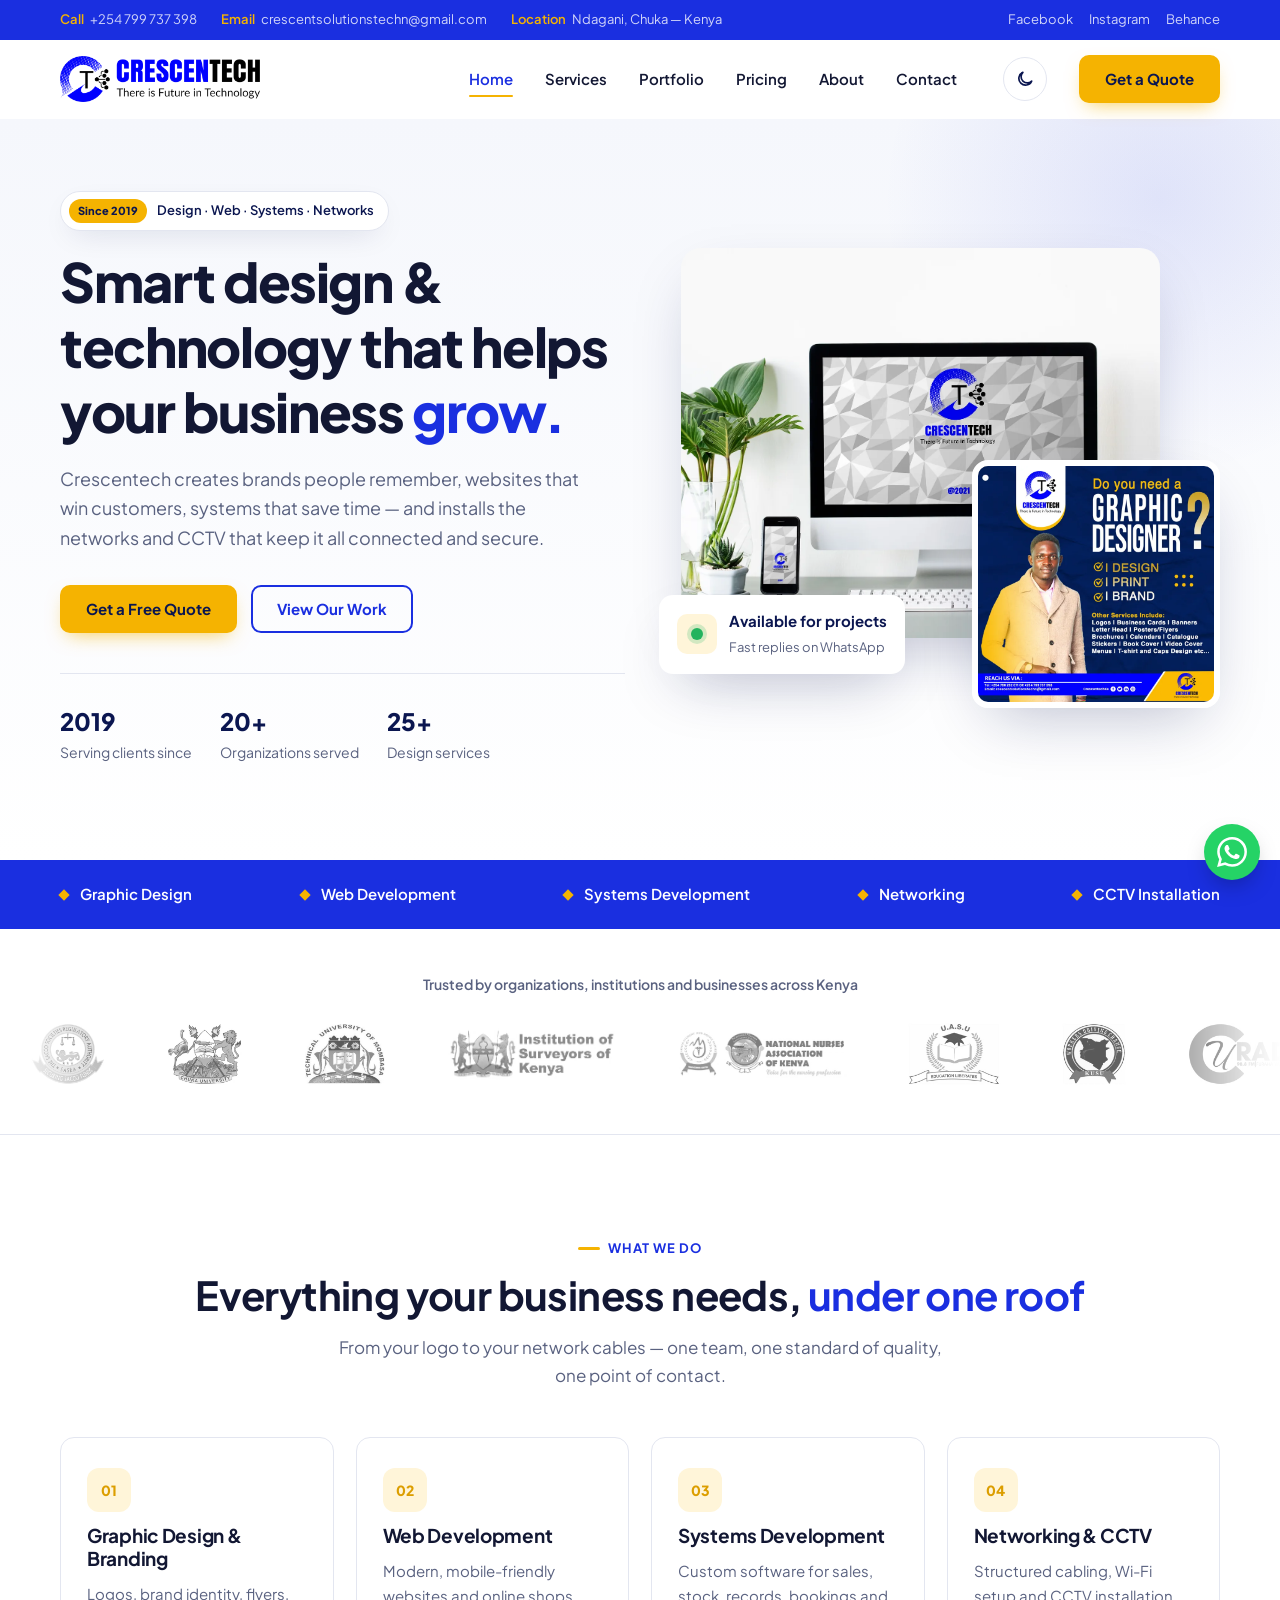
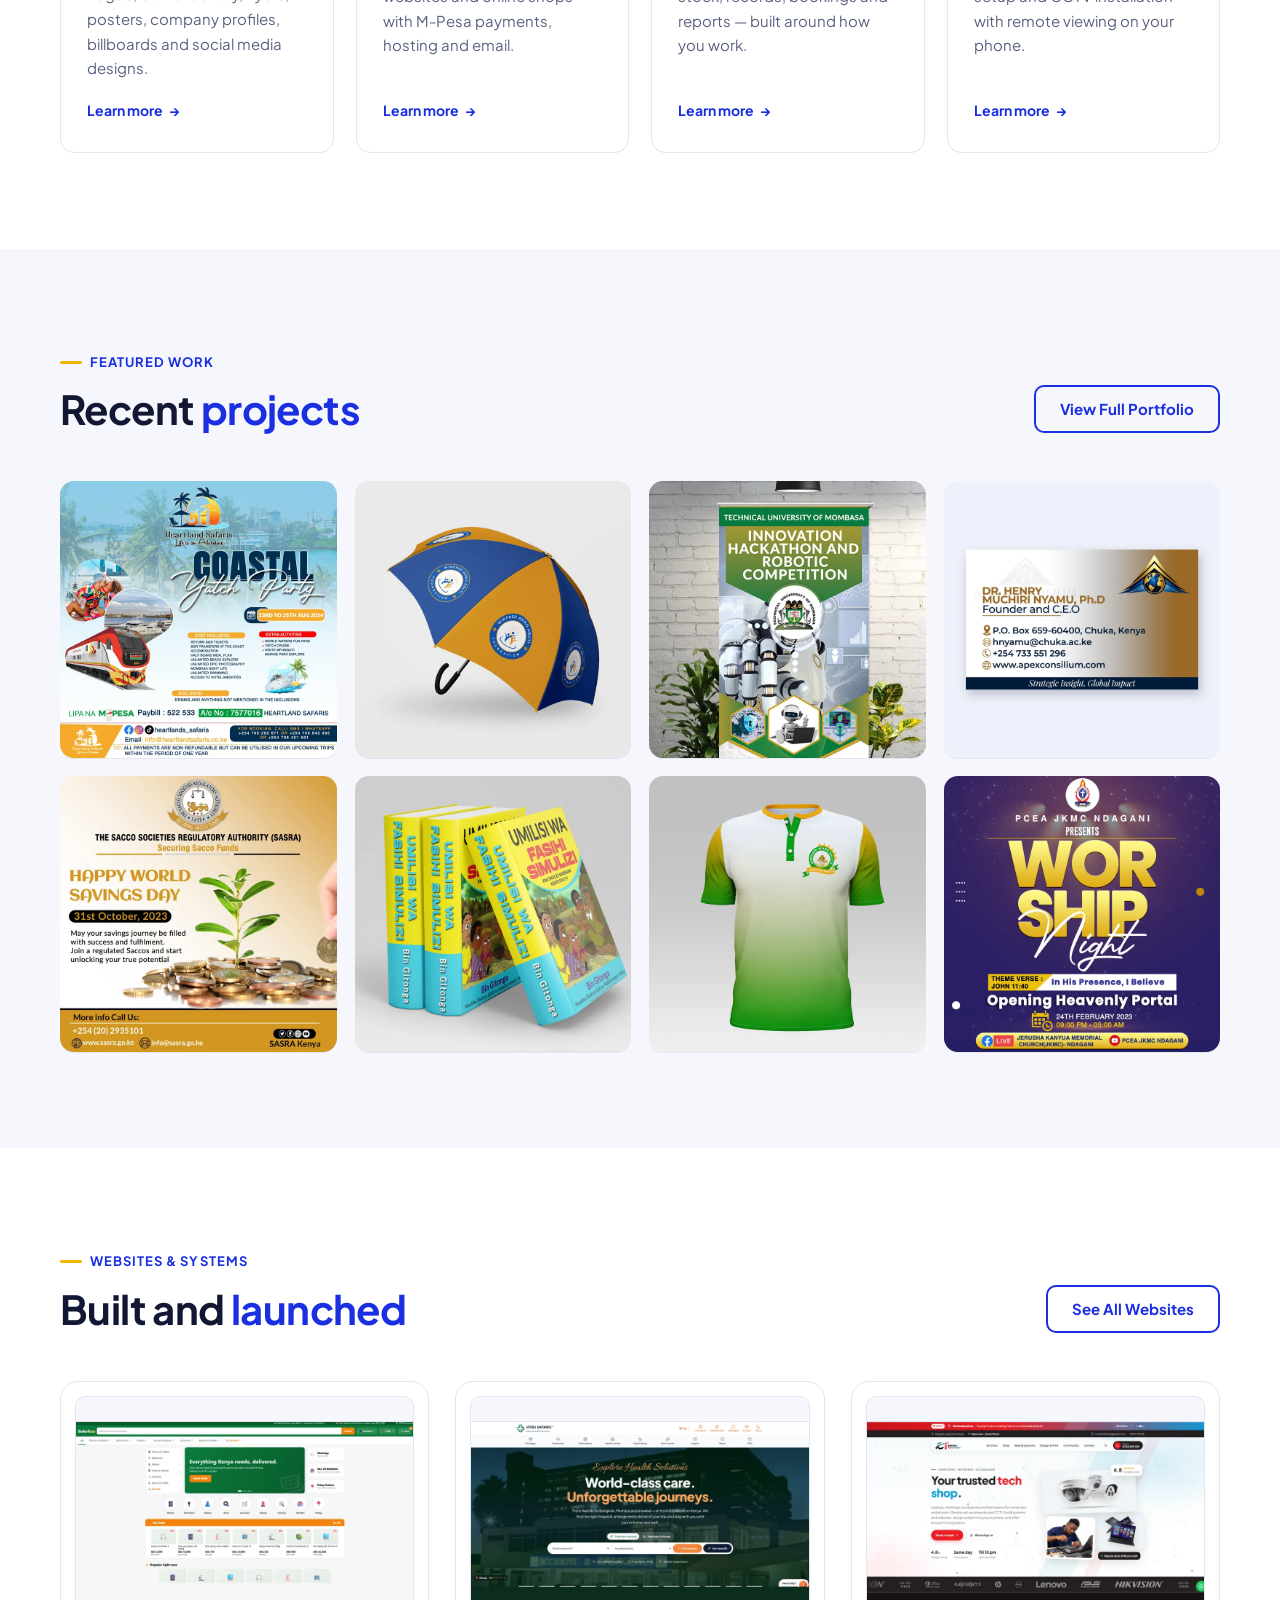
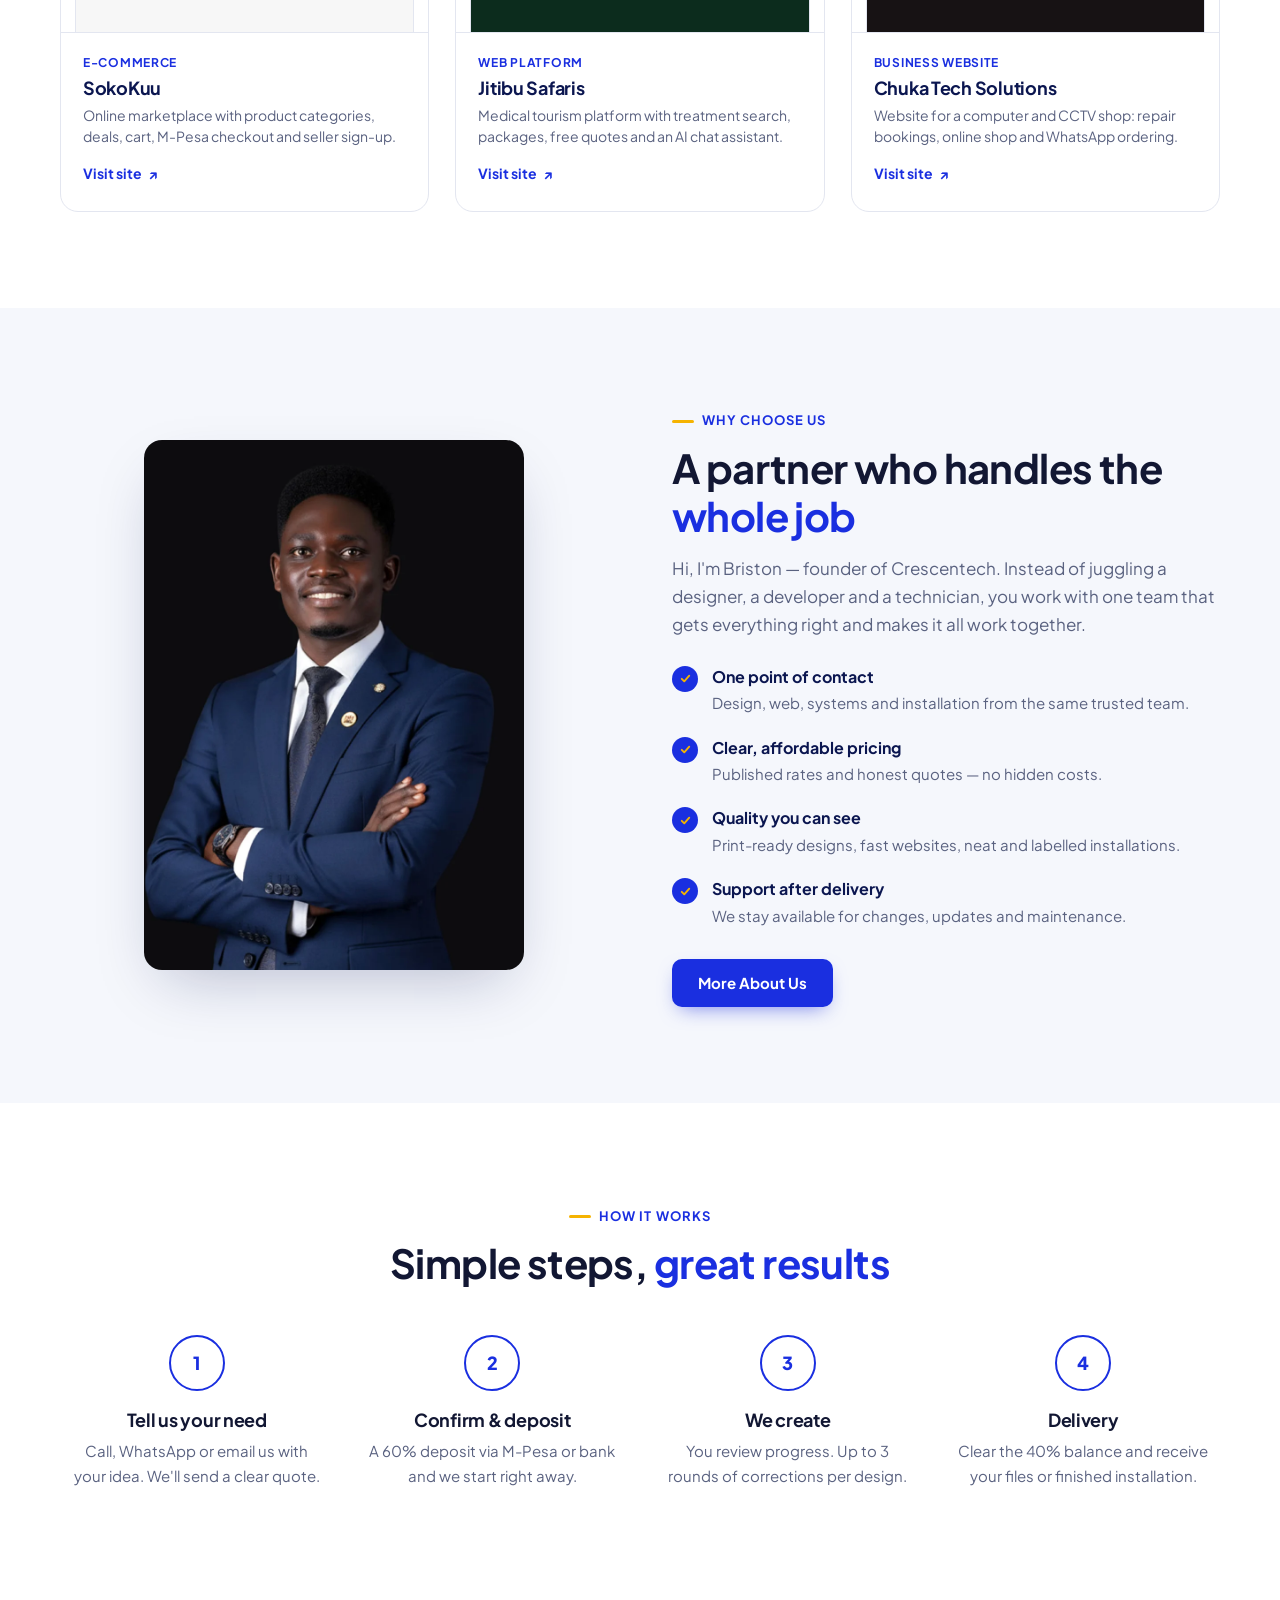
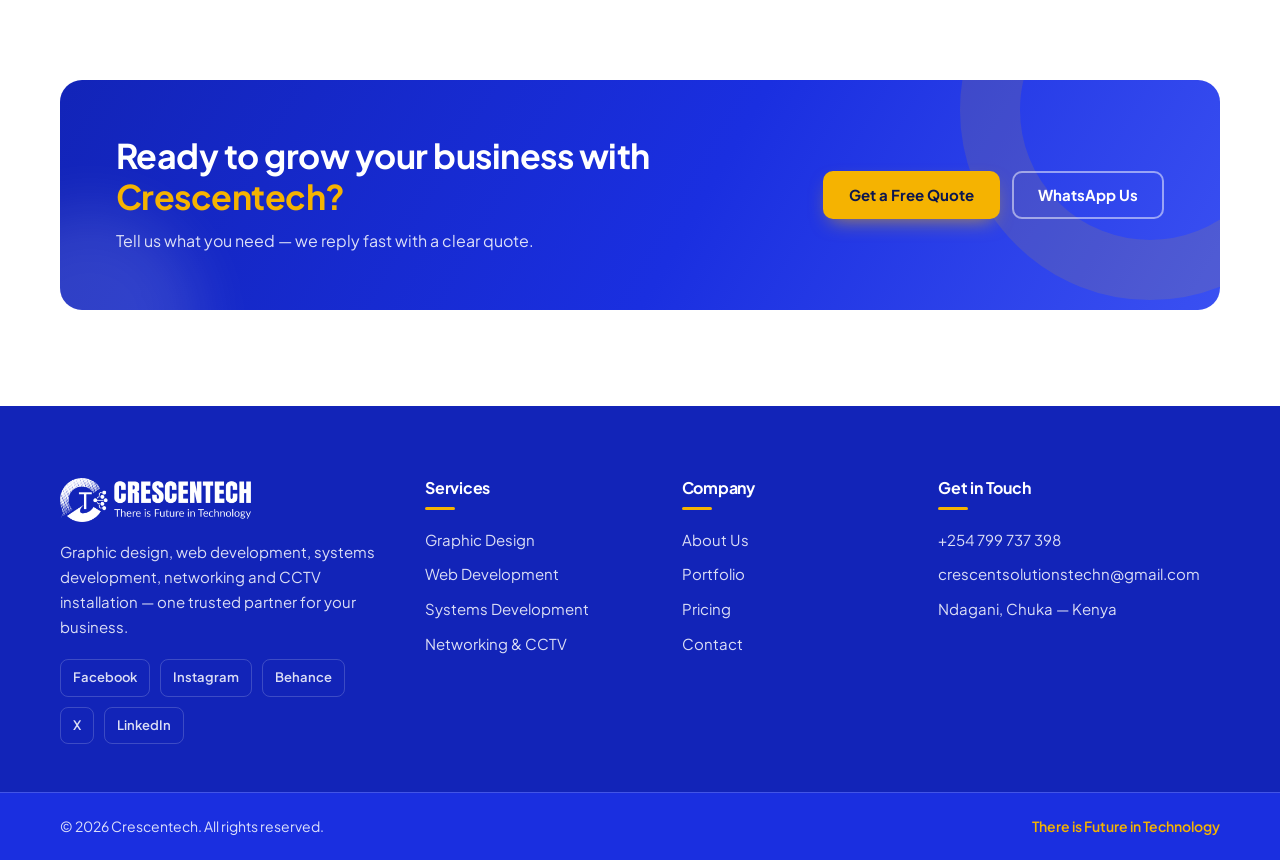
<file: index.html>
<!doctype html>
<html lang="en">
<head>
  <meta charset="utf-8">
  <meta name="viewport" content="width=device-width, initial-scale=1">
  <title>Crescentech | Graphic Design, Web Development, Systems & CCTV in Kenya</title>
  <meta name="description" content="Crescentech offers graphic design & branding, web development, systems development, networking and CCTV installation in Chuka and across Kenya.">
  <meta name="theme-color" content="#1a2fe0">
  <link rel="canonical" href="https://crescentech.vercel.app/">
  <meta property="og:type" content="website">
  <meta property="og:site_name" content="Crescentech">
  <meta property="og:url" content="https://crescentech.vercel.app/">
  <meta property="og:title" content="Crescentech | Graphic Design, Web Development, Systems & CCTV in Kenya">
  <meta property="og:description" content="Crescentech offers graphic design & branding, web development, systems development, networking and CCTV installation in Chuka and across Kenya.">
  <meta property="og:image" content="https://crescentech.vercel.app/assets/og-image.jpg">
  <meta property="og:image:secure_url" content="https://crescentech.vercel.app/assets/og-image.jpg">
  <meta property="og:image:type" content="image/jpeg">
  <meta property="og:image:width" content="1200">
  <meta property="og:image:height" content="630">
  <meta property="og:image:alt" content="Crescentech website — smart design and technology that helps your business grow">
  <meta name="twitter:card" content="summary_large_image">
  <meta name="twitter:title" content="Crescentech | Graphic Design, Web Development, Systems & CCTV in Kenya">
  <meta name="twitter:description" content="Crescentech offers graphic design & branding, web development, systems development, networking and CCTV installation in Chuka and across Kenya.">
  <meta name="twitter:image" content="https://crescentech.vercel.app/assets/og-image.jpg">
  <link rel="icon" type="image/png" href="assets/favicon.png">
  <link rel="preconnect" href="https://fonts.googleapis.com">
  <link rel="preconnect" href="https://fonts.gstatic.com" crossorigin>
  <link href="https://fonts.googleapis.com/css2?family=Plus+Jakarta+Sans:wght@400;500;600;700;800&display=swap" rel="stylesheet">
  <link rel="stylesheet" href="css/style.css">
  <script>try{if(localStorage.getItem('theme')==='dark')document.documentElement.dataset.theme='dark'}catch(e){}</script>
</head>
<body class="home">
<a class="skip" href="#main">Skip to content</a>

<div class="topbar">
  <div class="container">
    <div class="topbar__info">
      <span><b>Call</b><a href="tel:+254799737398">+254 799 737 398</a></span>
      <span><b>Email</b><a href="mailto:crescentsolutionstechn@gmail.com">crescentsolutionstechn@gmail.com</a></span>
      <span><b>Location</b>Ndagani, Chuka — Kenya</span>
    </div>
    <div class="topbar__social">
      <a href="https://www.facebook.com/CrescentechKe" target="_blank" rel="noopener">Facebook</a>
      <a href="https://www.instagram.com/crescentechke" target="_blank" rel="noopener">Instagram</a>
      <a href="https://www.behance.net/CrescentechKenya" target="_blank" rel="noopener">Behance</a>
    </div>
  </div>
</div>

<header class="header" id="header">
  <div class="container">
    <a href="/" class="logo" aria-label="Crescentech home"><img class="logo__light" src="assets/logo-h.png" alt="Crescentech — There is Future in Technology" width="694" height="160"><img class="logo__dark" src="assets/logo-h-white.png" alt="" width="694" height="160"></a>
    <nav class="nav" id="nav" aria-label="Main">
        <a href="/" aria-current="page">Home</a>
        <a href="/services">Services</a>
        <a href="/portfolio">Portfolio</a>
        <a href="/pricing">Pricing</a>
        <a href="/about">About</a>
        <a href="/contact">Contact</a>
    </nav>
    <button class="theme-btn" type="button" aria-label="Switch to dark mode" title="Dark / light mode">
      <svg class="i-moon" viewBox="0 0 24 24" aria-hidden="true"><path d="M20 14.5A8 8 0 1 1 9.5 4a6.5 6.5 0 0 0 10.5 10.5z"/></svg>
      <svg class="i-sun" viewBox="0 0 24 24" aria-hidden="true"><circle cx="12" cy="12" r="4.2"/><path d="M12 2.5v2.2M12 19.3v2.2M2.5 12h2.2M19.3 12h2.2M5.3 5.3l1.6 1.6M17.1 17.1l1.6 1.6M5.3 18.7l1.6-1.6M17.1 6.9l1.6-1.6"/></svg>
    </button>
    <a href="/contact" class="btn btn--gold">Get a Quote</a>
    <button class="menu-btn" aria-label="Menu" aria-expanded="false" aria-controls="nav"><span></span><span></span><span></span></button>
  </div>
</header>

<main id="main">
<section class="hero">
  <div class="container">
    <div class="reveal">
      <span class="pill"><i>Since 2019</i>Design · Web · Systems · Networks</span>
      <h1>Smart design &amp; technology that helps your business <span class="hl">grow.</span></h1>
      <p class="hero__text">Crescentech creates brands people remember, websites that win customers, systems that save time — and installs the networks and CCTV that keep it all connected and secure.</p>
      <div class="hero__cta">
        <a href="/contact" class="btn btn--gold">Get a Free Quote</a>
        <a href="/portfolio" class="btn btn--outline">View Our Work</a>
      </div>
      <div class="hero__trust">
        <div><strong>2019</strong>Serving clients since</div>
        <div><strong>20+</strong>Organizations served</div>
        <div><strong>25+</strong>Design services</div>
      </div>
    </div>
    <div class="hero__media reveal">
      <div class="hero__main"><img src="assets/work/web-devices.webp" alt="Crescentech brand shown on desktop, laptop and phone" width="1800" height="1039"></div>
      <div class="hero__card"><img src="assets/thumb/p-need-designer.webp" alt="Crescentech designer poster" width="760" height="760"></div>
      <div class="hero__badge"><span class="dot"></span><div><b>Available for projects</b><small>Fast replies on WhatsApp</small></div></div>
    </div>
  </div>
</section>

<div class="strip">
  <div class="container">
    <span>Graphic Design</span><span>Web Development</span><span>Systems Development</span><span>Networking</span><span>CCTV Installation</span>
  </div>
</div>

<section class="clients">
  <div class="container">
    <p class="clients__title">Trusted by organizations, institutions and businesses across Kenya</p>
  </div>
  <div class="marquee" aria-label="Our clients">
    <div class="marquee__track"><img src="assets/clients/sasra.webp" alt="SASRA — Sacco Societies Regulatory Authority" title="SASRA — Sacco Societies Regulatory Authority" loading="lazy"><img src="assets/clients/chuka-university.webp" alt="Chuka University" title="Chuka University" loading="lazy"><img src="assets/clients/tum.webp" alt="Technical University of Mombasa" title="Technical University of Mombasa" loading="lazy"><img src="assets/clients/isk.webp" alt="Institution of Surveyors of Kenya" title="Institution of Surveyors of Kenya" loading="lazy"><img src="assets/clients/nnak.webp" alt="National Nurses Association of Kenya" title="National Nurses Association of Kenya" loading="lazy"><img src="assets/clients/uasu.webp" alt="UASU" title="UASU" loading="lazy"><img src="assets/clients/kusu.webp" alt="KUSU" title="KUSU" loading="lazy"><img src="assets/clients/chuka-radio.webp" alt="Chuka University Radio 98.8 FM" title="Chuka University Radio 98.8 FM" loading="lazy"><img src="assets/clients/apex.webp" alt="Apex Consilium Global Consulting" title="Apex Consilium Global Consulting" loading="lazy"><img src="assets/clients/crestsure.webp" alt="Crestsure Insurance Agency" title="Crestsure Insurance Agency" loading="lazy"><img src="assets/clients/relic.webp" alt="Relic Insurance Investigators" title="Relic Insurance Investigators" loading="lazy"><img src="assets/clients/aim.webp" alt="Amphibians International Mining" title="Amphibians International Mining" loading="lazy"><img src="assets/clients/kirimari.webp" alt="Kirimari Ward Sacco" title="Kirimari Ward Sacco" loading="lazy"><img src="assets/clients/kenbrid.webp" alt="Kenbrid HY Hatchers & Breeders" title="Kenbrid HY Hatchers & Breeders" loading="lazy"><img src="assets/clients/heartland.webp" alt="Heartland Safaris" title="Heartland Safaris" loading="lazy"><img src="assets/clients/waa-foundation.webp" alt="Winfred Asiko Abuti Foundation" title="Winfred Asiko Abuti Foundation" loading="lazy"><img src="assets/clients/fnl-foundation.webp" alt="Faith Norah Lukosi Foundation" title="Faith Norah Lukosi Foundation" loading="lazy"><img src="assets/clients/africomm.webp" alt="Africomm Development Centre" title="Africomm Development Centre" loading="lazy"><img src="assets/clients/pcea-jkmc.webp" alt="PCEA JKMC Ndagani Alumni" title="PCEA JKMC Ndagani Alumni" loading="lazy"><img src="assets/clients/chuka-tech.webp" alt="Chuka Tech Solutions" title="Chuka Tech Solutions" loading="lazy"><img src="assets/clients/midaama.webp" alt="Midaama Enterprises" title="Midaama Enterprises" loading="lazy"><img src="assets/clients/789-cakes.webp" alt="789 Authentic Cakes" title="789 Authentic Cakes" loading="lazy"><span aria-hidden="true" class="marquee__dup"><img src="assets/clients/sasra.webp" alt="SASRA — Sacco Societies Regulatory Authority" title="SASRA — Sacco Societies Regulatory Authority" loading="lazy"><img src="assets/clients/chuka-university.webp" alt="Chuka University" title="Chuka University" loading="lazy"><img src="assets/clients/tum.webp" alt="Technical University of Mombasa" title="Technical University of Mombasa" loading="lazy"><img src="assets/clients/isk.webp" alt="Institution of Surveyors of Kenya" title="Institution of Surveyors of Kenya" loading="lazy"><img src="assets/clients/nnak.webp" alt="National Nurses Association of Kenya" title="National Nurses Association of Kenya" loading="lazy"><img src="assets/clients/uasu.webp" alt="UASU" title="UASU" loading="lazy"><img src="assets/clients/kusu.webp" alt="KUSU" title="KUSU" loading="lazy"><img src="assets/clients/chuka-radio.webp" alt="Chuka University Radio 98.8 FM" title="Chuka University Radio 98.8 FM" loading="lazy"><img src="assets/clients/apex.webp" alt="Apex Consilium Global Consulting" title="Apex Consilium Global Consulting" loading="lazy"><img src="assets/clients/crestsure.webp" alt="Crestsure Insurance Agency" title="Crestsure Insurance Agency" loading="lazy"><img src="assets/clients/relic.webp" alt="Relic Insurance Investigators" title="Relic Insurance Investigators" loading="lazy"><img src="assets/clients/aim.webp" alt="Amphibians International Mining" title="Amphibians International Mining" loading="lazy"><img src="assets/clients/kirimari.webp" alt="Kirimari Ward Sacco" title="Kirimari Ward Sacco" loading="lazy"><img src="assets/clients/kenbrid.webp" alt="Kenbrid HY Hatchers & Breeders" title="Kenbrid HY Hatchers & Breeders" loading="lazy"><img src="assets/clients/heartland.webp" alt="Heartland Safaris" title="Heartland Safaris" loading="lazy"><img src="assets/clients/waa-foundation.webp" alt="Winfred Asiko Abuti Foundation" title="Winfred Asiko Abuti Foundation" loading="lazy"><img src="assets/clients/fnl-foundation.webp" alt="Faith Norah Lukosi Foundation" title="Faith Norah Lukosi Foundation" loading="lazy"><img src="assets/clients/africomm.webp" alt="Africomm Development Centre" title="Africomm Development Centre" loading="lazy"><img src="assets/clients/pcea-jkmc.webp" alt="PCEA JKMC Ndagani Alumni" title="PCEA JKMC Ndagani Alumni" loading="lazy"><img src="assets/clients/chuka-tech.webp" alt="Chuka Tech Solutions" title="Chuka Tech Solutions" loading="lazy"><img src="assets/clients/midaama.webp" alt="Midaama Enterprises" title="Midaama Enterprises" loading="lazy"><img src="assets/clients/789-cakes.webp" alt="789 Authentic Cakes" title="789 Authentic Cakes" loading="lazy"></span></div>
  </div>
</section>

<section class="section">
  <div class="container">
    <div class="head head--center reveal">
      <span class="kicker">What we do</span>
      <h2 class="title">Everything your business needs, <span>under one roof</span></h2>
      <p class="lead">From your logo to your network cables — one team, one standard of quality, one point of contact.</p>
    </div>
    <div class="cards">
      <a href="/services#design" class="card reveal"><span class="card__num">01</span><h3>Graphic Design &amp; Branding</h3><p>Logos, brand identity, flyers, posters, company profiles, billboards and social media designs.</p><span class="link">Learn more <span>→</span></span></a>
      <a href="/services#web" class="card reveal"><span class="card__num">02</span><h3>Web Development</h3><p>Modern, mobile-friendly websites and online shops with M-Pesa payments, hosting and email.</p><span class="link">Learn more <span>→</span></span></a>
      <a href="/services#systems" class="card reveal"><span class="card__num">03</span><h3>Systems Development</h3><p>Custom software for sales, stock, records, bookings and reports — built around how you work.</p><span class="link">Learn more <span>→</span></span></a>
      <a href="/services#networking" class="card reveal"><span class="card__num">04</span><h3>Networking &amp; CCTV</h3><p>Structured cabling, Wi-Fi setup and CCTV installation with remote viewing on your phone.</p><span class="link">Learn more <span>→</span></span></a>
    </div>
  </div>
</section>

<section class="section section--soft">
  <div class="container">
    <div class="head head--split reveal">
      <div>
        <span class="kicker">Featured work</span>
        <h2 class="title">Recent <span>projects</span></h2>
      </div>
      <a href="/portfolio" class="btn btn--outline">View Full Portfolio</a>
    </div>
    <div class="work work--4" data-gallery>
      <button class="item reveal" data-src="assets/work/c-heartland-poster.webp" data-title="Yacht party poster — Heartland Safaris" data-cat="Social Media"><img src="assets/thumb/c-heartland-poster.webp" alt="Yacht party poster — Heartland Safaris" loading="lazy" width="760" height="760"><span class="item__info"><b>Yacht party poster — Heartland Safaris</b><small>Social Media</small></span></button><button class="item reveal" data-src="assets/work/c-waa-umbrella.webp" data-title="Branded umbrella — WAA Foundation" data-cat="Merchandise"><img src="assets/thumb/c-waa-umbrella.webp" alt="Branded umbrella — WAA Foundation" loading="lazy" width="760" height="760"><span class="item__info"><b>Branded umbrella — WAA Foundation</b><small>Merchandise</small></span></button><button class="item reveal" data-src="assets/work/c-tum-banner.webp" data-title="Roll-up banner — TU Mombasa" data-cat="Outdoor"><img src="assets/thumb/c-tum-banner.webp" alt="Roll-up banner — TU Mombasa" loading="lazy" width="760" height="760"><span class="item__info"><b>Roll-up banner — TU Mombasa</b><small>Outdoor</small></span></button><button class="item reveal" data-src="assets/work/c-apex-card.webp" data-title="Business card — Apex Consilium" data-cat="Branding"><img src="assets/thumb/c-apex-card.webp" alt="Business card — Apex Consilium" loading="lazy" width="760" height="760"><span class="item__info"><b>Business card — Apex Consilium</b><small>Branding</small></span></button><button class="item reveal" data-src="assets/work/c-sasra-savings.webp" data-title="World Savings Day — SASRA" data-cat="Social Media"><img src="assets/thumb/c-sasra-savings.webp" alt="World Savings Day — SASRA" loading="lazy" width="760" height="760"><span class="item__info"><b>World Savings Day — SASRA</b><small>Social Media</small></span></button><button class="item reveal" data-src="assets/work/c-book-fasihi.webp" data-title="Book cover — MC Malenga" data-cat="Print"><img src="assets/thumb/c-book-fasihi.webp" alt="Book cover — MC Malenga" loading="lazy" width="760" height="760"><span class="item__info"><b>Book cover — MC Malenga</b><small>Print</small></span></button><button class="item reveal" data-src="assets/work/c-kirimari-tshirt.webp" data-title="Branded T-shirt — Kirimari Ward Sacco" data-cat="Merchandise"><img src="assets/thumb/c-kirimari-tshirt.webp" alt="Branded T-shirt — Kirimari Ward Sacco" loading="lazy" width="760" height="760"><span class="item__info"><b>Branded T-shirt — Kirimari Ward Sacco</b><small>Merchandise</small></span></button><button class="item reveal" data-src="assets/work/c-pcea-worship.webp" data-title="Worship Night flyer — PCEA JKMC Alumni" data-cat="Social Media"><img src="assets/thumb/c-pcea-worship.webp" alt="Worship Night flyer — PCEA JKMC Alumni" loading="lazy" width="760" height="760"><span class="item__info"><b>Worship Night flyer — PCEA JKMC Alumni</b><small>Social Media</small></span></button>
    </div>
  </div>
</section>

<section class="section">
  <div class="container">
    <div class="head head--split reveal">
      <div>
        <span class="kicker">Websites &amp; systems</span>
        <h2 class="title">Built and <span>launched</span></h2>
      </div>
      <a href="/portfolio#websites" class="btn btn--outline">See All Websites</a>
    </div>
    <div class="sites" data-gallery>
      <div class="site reveal" data-src="assets/web/sokokuu.webp" data-title="SokoKuu" data-cat="E-commerce"><button class="site__frame" aria-label="View SokoKuu screenshot"><span class="site__bar"><i></i><i></i><i></i></span><img src="assets/web/sokokuu-t.webp" alt="SokoKuu — e-commerce by Crescentech" loading="lazy" width="800" height="500"></button><div class="site__body"><small>E-commerce</small><h3>SokoKuu</h3><p>Online marketplace with product categories, deals, cart, M-Pesa checkout and seller sign-up.</p><a class="site__link" href="https://sokokuu-ohgo.onrender.com/" target="_blank" rel="noopener">Visit site <span>↗</span></a></div></div><div class="site reveal" data-src="assets/web/jitibu.webp" data-title="Jitibu Safaris" data-cat="Web Platform"><button class="site__frame" aria-label="View Jitibu Safaris screenshot"><span class="site__bar"><i></i><i></i><i></i></span><img src="assets/web/jitibu-t.webp" alt="Jitibu Safaris — web platform by Crescentech" loading="lazy" width="800" height="500"></button><div class="site__body"><small>Web Platform</small><h3>Jitibu Safaris</h3><p>Medical tourism platform with treatment search, packages, free quotes and an AI chat assistant.</p><a class="site__link" href="https://jitibusafaris.vercel.app/en" target="_blank" rel="noopener">Visit site <span>↗</span></a></div></div><div class="site reveal" data-src="assets/web/chuka-tech.webp" data-title="Chuka Tech Solutions" data-cat="Business Website"><button class="site__frame" aria-label="View Chuka Tech Solutions screenshot"><span class="site__bar"><i></i><i></i><i></i></span><img src="assets/web/chuka-tech-t.webp" alt="Chuka Tech Solutions — business website by Crescentech" loading="lazy" width="800" height="500"></button><div class="site__body"><small>Business Website</small><h3>Chuka Tech Solutions</h3><p>Website for a computer and CCTV shop: repair bookings, online shop and WhatsApp ordering.</p><a class="site__link" href="https://chukatech.bristonbarasa.workers.dev/" target="_blank" rel="noopener">Visit site <span>↗</span></a></div></div>
    </div>
  </div>
</section>

<section class="section section--soft">
  <div class="container split">
    <div class="split__media reveal" style="max-width:380px;justify-self:center">
      <img src="assets/portrait.webp" alt="Barasa Briston, founder of Crescentech" width="860" height="1200" loading="lazy">
    </div>
    <div class="reveal">
      <span class="kicker">Why choose us</span>
      <h2 class="title">A partner who handles the <span>whole job</span></h2>
      <p class="lead">Hi, I'm Briston — founder of Crescentech. Instead of juggling a designer, a developer and a technician, you work with one team that gets everything right and makes it all work together.</p>
      <ul class="checks">
        <li><div><b>One point of contact</b><span>Design, web, systems and installation from the same trusted team.</span></div></li>
        <li><div><b>Clear, affordable pricing</b><span>Published rates and honest quotes — no hidden costs.</span></div></li>
        <li><div><b>Quality you can see</b><span>Print-ready designs, fast websites, neat and labelled installations.</span></div></li>
        <li><div><b>Support after delivery</b><span>We stay available for changes, updates and maintenance.</span></div></li>
      </ul>
      <div style="margin-top:30px"><a href="/about" class="btn btn--blue">More About Us</a></div>
    </div>
  </div>
</section>

<section class="section">
  <div class="container">
    <div class="head head--center reveal">
      <span class="kicker">How it works</span>
      <h2 class="title">Simple steps, <span>great results</span></h2>
    </div>
    <div class="steps">
      <div class="step reveal"><div class="step__n">1</div><h3>Tell us your need</h3><p>Call, WhatsApp or email us with your idea. We'll send a clear quote.</p></div>
      <div class="step reveal"><div class="step__n">2</div><h3>Confirm &amp; deposit</h3><p>A 60% deposit via M-Pesa or bank and we start right away.</p></div>
      <div class="step reveal"><div class="step__n">3</div><h3>We create</h3><p>You review progress. Up to 3 rounds of corrections per design.</p></div>
      <div class="step reveal"><div class="step__n">4</div><h3>Delivery</h3><p>Clear the 40% balance and receive your files or finished installation.</p></div>
    </div>
  </div>
</section>

<section class="section">
  <div class="container">
    <div class="cta reveal">
      <div>
        <h2>Ready to grow your business with <span>Crescentech?</span></h2>
        <p>Tell us what you need — we reply fast with a clear quote.</p>
      </div>
      <div class="cta__btns">
        <a href="/contact" class="btn btn--gold">Get a Free Quote</a>
        <a href="https://wa.me/254799737398" class="btn btn--light" target="_blank" rel="noopener">WhatsApp Us</a>
      </div>
    </div>
  </div>
</section>
</main>

<footer class="footer flush">
  <div class="container footer__grid">
    <div>
      <img src="assets/logo-h-white.png" alt="Crescentech" width="694" height="160" loading="lazy">
      <p>Graphic design, web development, systems development, networking and CCTV installation — one trusted partner for your business.</p>
      <div class="footer__social">
        <a href="https://www.facebook.com/CrescentechKe" target="_blank" rel="noopener">Facebook</a>
        <a href="https://www.instagram.com/crescentechke" target="_blank" rel="noopener">Instagram</a>
        <a href="https://www.behance.net/CrescentechKenya" target="_blank" rel="noopener">Behance</a>
        <a href="https://x.com/CrescentechKe" target="_blank" rel="noopener">X</a>
        <!-- TODO: replace with your exact LinkedIn profile URL -->
        <a href="https://www.linkedin.com/search/results/all/?keywords=Barasa%20Briston" target="_blank" rel="noopener">LinkedIn</a>
      </div>
    </div>
    <div>
      <h4>Services</h4>
      <ul>
        <li><a href="/services#design">Graphic Design</a></li>
        <li><a href="/services#web">Web Development</a></li>
        <li><a href="/services#systems">Systems Development</a></li>
        <li><a href="/services#networking">Networking &amp; CCTV</a></li>
      </ul>
    </div>
    <div>
      <h4>Company</h4>
      <ul>
        <li><a href="/about">About Us</a></li>
        <li><a href="/portfolio">Portfolio</a></li>
        <li><a href="/pricing">Pricing</a></li>
        <li><a href="/contact">Contact</a></li>
      </ul>
    </div>
    <div>
      <h4>Get in Touch</h4>
      <ul>
        <li><a href="tel:+254799737398">+254 799 737 398</a></li>
        <li><a href="mailto:crescentsolutionstechn@gmail.com">crescentsolutionstechn@gmail.com</a></li>
        <li>Ndagani, Chuka — Kenya</li>
      </ul>
    </div>
  </div>
  <div class="footer__bottom">
    <div class="container">
      <span>© <span data-year>2026</span> Crescentech. All rights reserved.</span>
      <em>There is Future in Technology</em>
    </div>
  </div>
</footer>

<a class="wa" href="https://wa.me/254799737398" target="_blank" rel="noopener" aria-label="Chat on WhatsApp"><svg viewBox="0 0 24 24" aria-hidden="true"><path d="M17.472 14.382c-.297-.149-1.758-.867-2.03-.967-.273-.099-.471-.148-.67.15-.197.297-.767.966-.94 1.164-.173.199-.347.223-.644.075-.297-.15-1.255-.463-2.39-1.475-.883-.788-1.48-1.761-1.653-2.059-.173-.297-.018-.458.13-.606.134-.133.298-.347.446-.52.149-.174.198-.298.298-.497.099-.198.05-.371-.025-.52-.075-.149-.669-1.612-.916-2.207-.242-.579-.487-.5-.669-.51-.173-.008-.371-.01-.57-.01-.198 0-.52.074-.792.372-.272.297-1.04 1.016-1.04 2.479 0 1.462 1.065 2.875 1.213 3.074.149.198 2.096 3.2 5.077 4.487.709.306 1.262.489 1.694.625.712.227 1.36.195 1.871.118.571-.085 1.758-.719 2.006-1.413.248-.694.248-1.289.173-1.413-.074-.124-.272-.198-.57-.347m-5.421 7.403h-.004a9.87 9.87 0 01-5.031-1.378l-.361-.214-3.741.982.998-3.648-.235-.374a9.86 9.86 0 01-1.51-5.26c.001-5.45 4.436-9.884 9.888-9.884 2.64 0 5.122 1.03 6.988 2.898a9.825 9.825 0 012.893 6.994c-.003 5.45-4.437 9.884-9.885 9.884m8.413-18.297A11.815 11.815 0 0012.05 0C5.495 0 .16 5.335.157 11.892c0 2.096.547 4.142 1.588 5.945L.057 24l6.305-1.654a11.882 11.882 0 005.683 1.448h.005c6.554 0 11.89-5.335 11.893-11.893a11.821 11.821 0 00-3.48-8.413z"/></svg></a>

<div class="lightbox" id="lightbox" role="dialog" aria-modal="true" aria-label="Image viewer" hidden>
  <button class="lb-btn lb-close" aria-label="Close">✕</button>
  <button class="lb-btn lb-prev" aria-label="Previous">‹</button>
  <figure><img alt=""><figcaption></figcaption></figure>
  <button class="lb-btn lb-next" aria-label="Next">›</button>
</div>

<script src="js/main.js" defer></script>
</body>
</html>
</file>
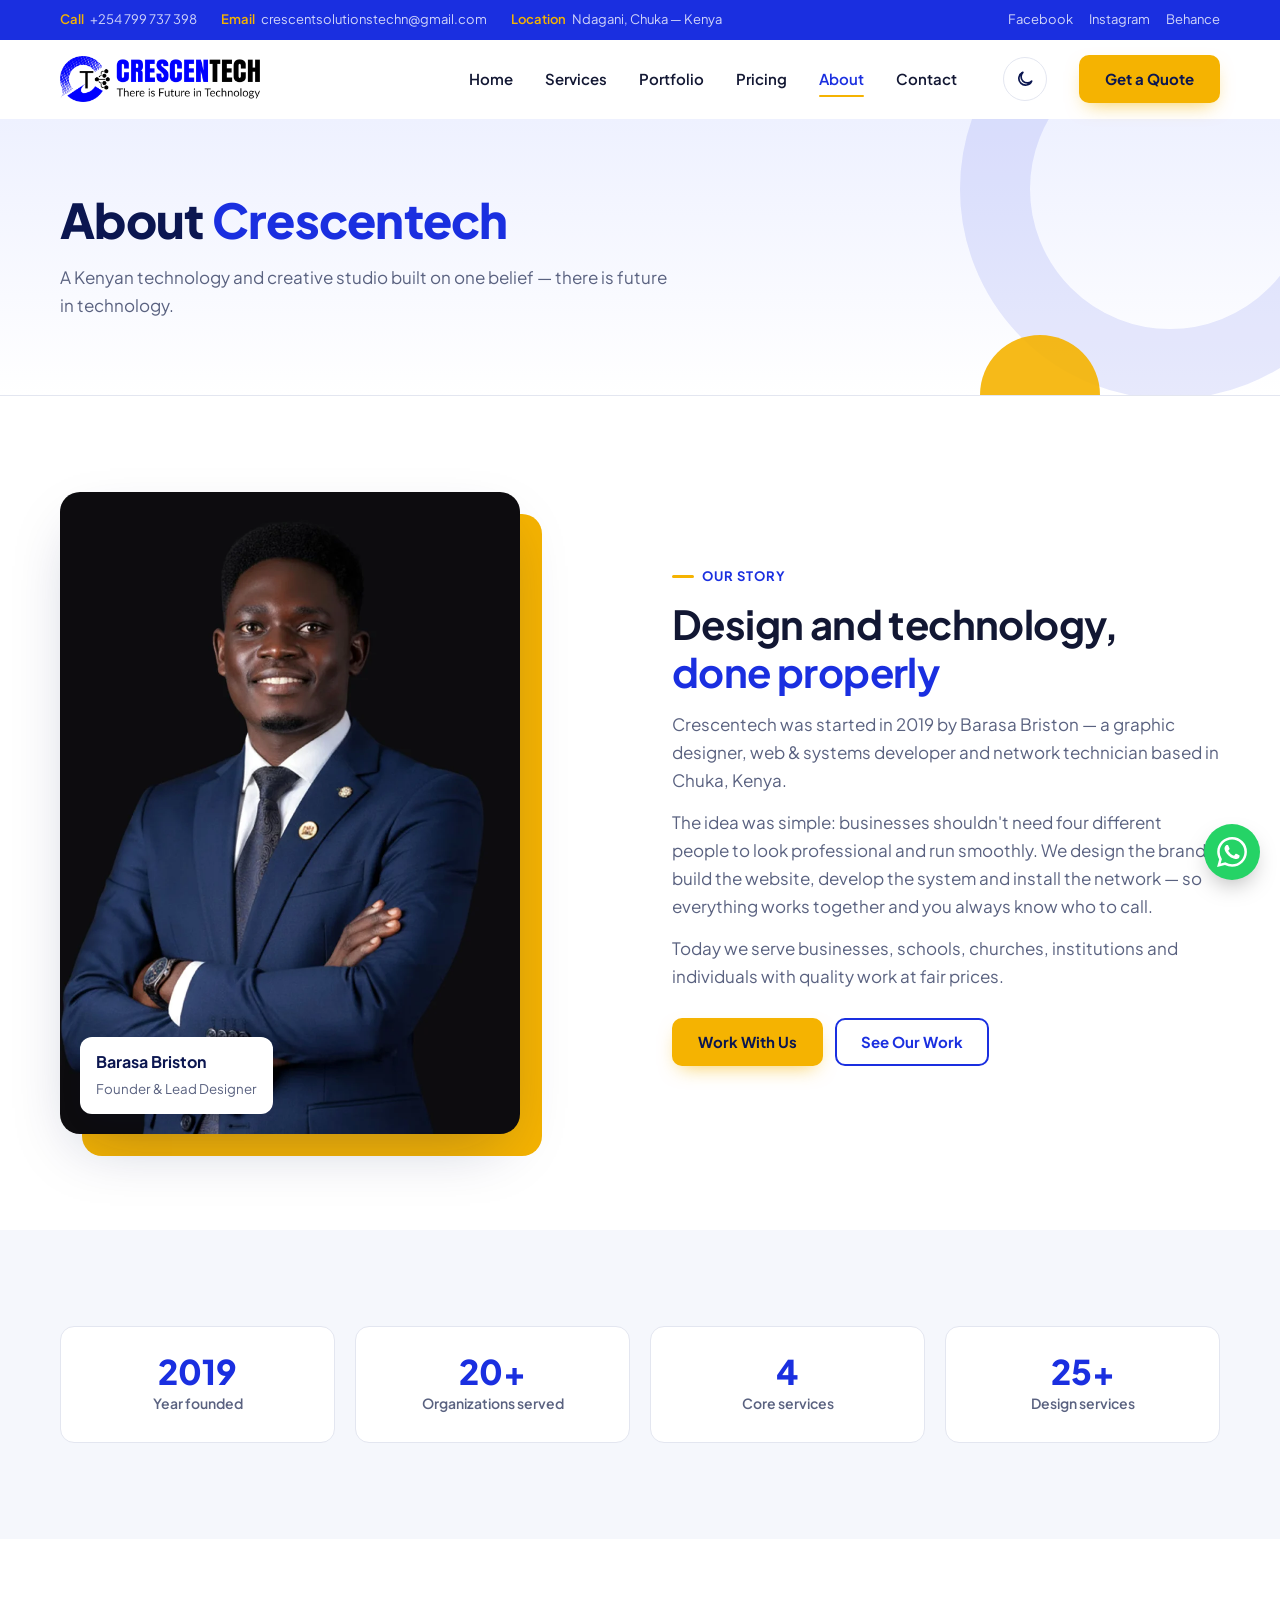
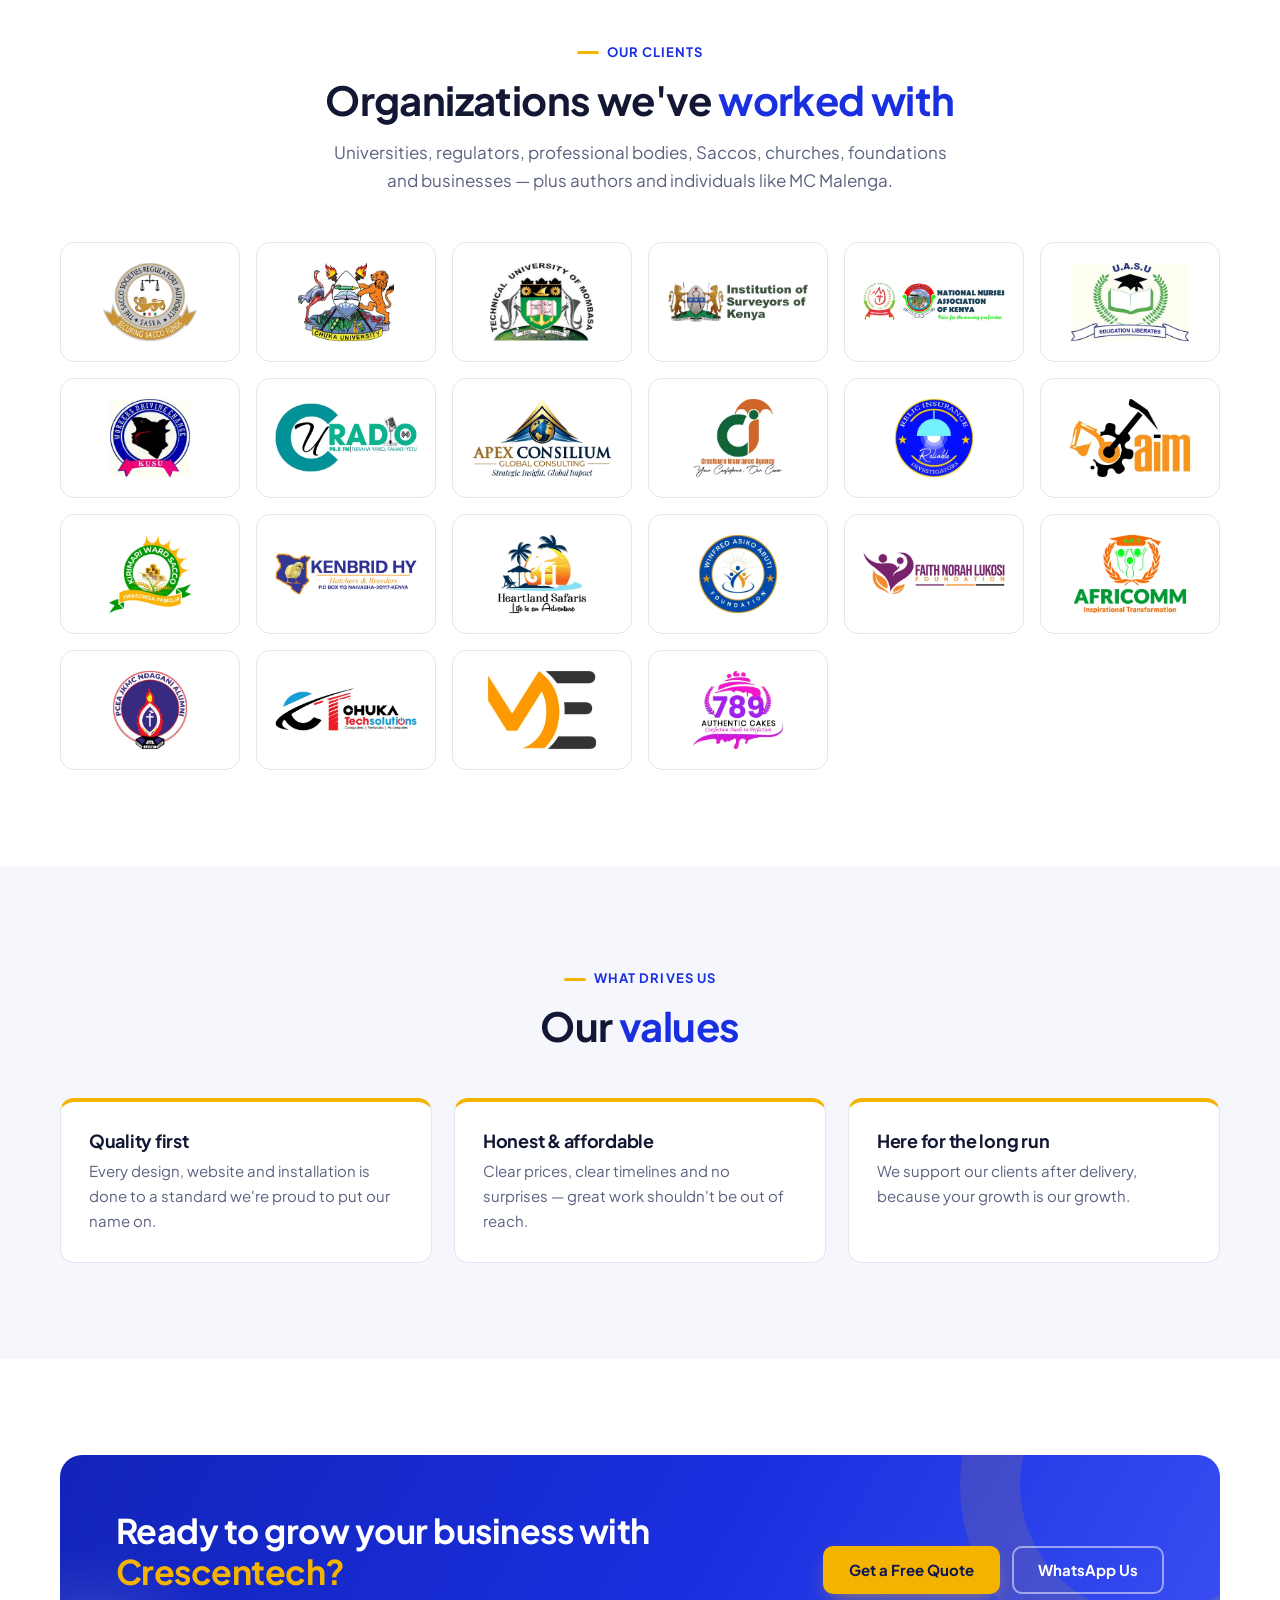
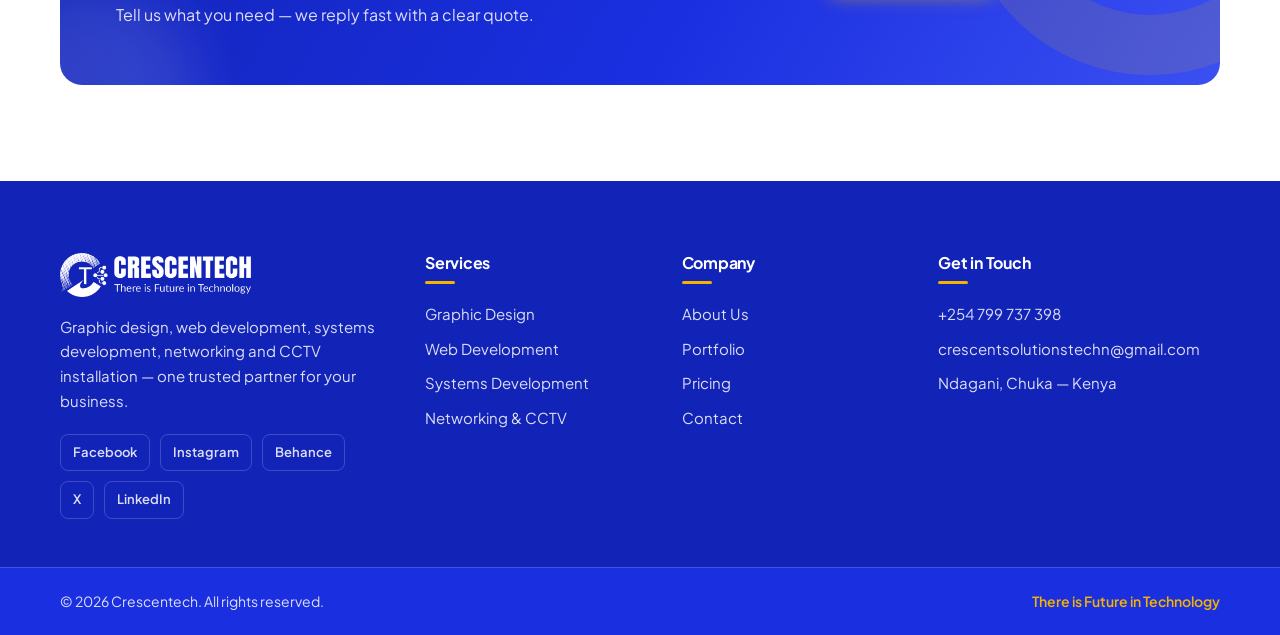
<file: about.html>
<!doctype html>
<html lang="en">
<head>
  <meta charset="utf-8">
  <meta name="viewport" content="width=device-width, initial-scale=1">
  <title>About | Crescentech</title>
  <meta name="description" content="Crescentech is a Kenyan design and technology studio founded by Barasa Briston in 2019.">
  <meta name="theme-color" content="#1a2fe0">
  <link rel="canonical" href="https://crescentech.vercel.app/about">
  <meta property="og:type" content="website">
  <meta property="og:site_name" content="Crescentech">
  <meta property="og:url" content="https://crescentech.vercel.app/about">
  <meta property="og:title" content="About | Crescentech">
  <meta property="og:description" content="Crescentech is a Kenyan design and technology studio founded by Barasa Briston in 2019.">
  <meta property="og:image" content="https://crescentech.vercel.app/assets/og-image.jpg">
  <meta property="og:image:secure_url" content="https://crescentech.vercel.app/assets/og-image.jpg">
  <meta property="og:image:type" content="image/jpeg">
  <meta property="og:image:width" content="1200">
  <meta property="og:image:height" content="630">
  <meta property="og:image:alt" content="Crescentech website — smart design and technology that helps your business grow">
  <meta name="twitter:card" content="summary_large_image">
  <meta name="twitter:title" content="About | Crescentech">
  <meta name="twitter:description" content="Crescentech is a Kenyan design and technology studio founded by Barasa Briston in 2019.">
  <meta name="twitter:image" content="https://crescentech.vercel.app/assets/og-image.jpg">
  <link rel="icon" type="image/png" href="assets/favicon.png">
  <link rel="preconnect" href="https://fonts.googleapis.com">
  <link rel="preconnect" href="https://fonts.gstatic.com" crossorigin>
  <link href="https://fonts.googleapis.com/css2?family=Plus+Jakarta+Sans:wght@400;500;600;700;800&display=swap" rel="stylesheet">
  <link rel="stylesheet" href="css/style.css">
  <script>try{if(localStorage.getItem('theme')==='dark')document.documentElement.dataset.theme='dark'}catch(e){}</script>
</head>
<body>
<a class="skip" href="#main">Skip to content</a>

<div class="topbar">
  <div class="container">
    <div class="topbar__info">
      <span><b>Call</b><a href="tel:+254799737398">+254 799 737 398</a></span>
      <span><b>Email</b><a href="mailto:crescentsolutionstechn@gmail.com">crescentsolutionstechn@gmail.com</a></span>
      <span><b>Location</b>Ndagani, Chuka — Kenya</span>
    </div>
    <div class="topbar__social">
      <a href="https://www.facebook.com/CrescentechKe" target="_blank" rel="noopener">Facebook</a>
      <a href="https://www.instagram.com/crescentechke" target="_blank" rel="noopener">Instagram</a>
      <a href="https://www.behance.net/CrescentechKenya" target="_blank" rel="noopener">Behance</a>
    </div>
  </div>
</div>

<header class="header" id="header">
  <div class="container">
    <a href="/" class="logo" aria-label="Crescentech home"><img class="logo__light" src="assets/logo-h.png" alt="Crescentech — There is Future in Technology" width="694" height="160"><img class="logo__dark" src="assets/logo-h-white.png" alt="" width="694" height="160"></a>
    <nav class="nav" id="nav" aria-label="Main">
        <a href="/">Home</a>
        <a href="/services">Services</a>
        <a href="/portfolio">Portfolio</a>
        <a href="/pricing">Pricing</a>
        <a href="/about" aria-current="page">About</a>
        <a href="/contact">Contact</a>
    </nav>
    <button class="theme-btn" type="button" aria-label="Switch to dark mode" title="Dark / light mode">
      <svg class="i-moon" viewBox="0 0 24 24" aria-hidden="true"><path d="M20 14.5A8 8 0 1 1 9.5 4a6.5 6.5 0 0 0 10.5 10.5z"/></svg>
      <svg class="i-sun" viewBox="0 0 24 24" aria-hidden="true"><circle cx="12" cy="12" r="4.2"/><path d="M12 2.5v2.2M12 19.3v2.2M2.5 12h2.2M19.3 12h2.2M5.3 5.3l1.6 1.6M17.1 17.1l1.6 1.6M5.3 18.7l1.6-1.6M17.1 6.9l1.6-1.6"/></svg>
    </button>
    <a href="/contact" class="btn btn--gold">Get a Quote</a>
    <button class="menu-btn" aria-label="Menu" aria-expanded="false" aria-controls="nav"><span></span><span></span><span></span></button>
  </div>
</header>

<main id="main">
<section class="page-hero">
  <div class="container">
    <h1>About <span>Crescentech</span></h1>
    <p>A Kenyan technology and creative studio built on one belief — there is future in technology.</p>
  </div>
</section>

<section class="section">
  <div class="container split">
    <figure class="about-photo reveal" style="margin:0">
      <img src="assets/portrait.webp" alt="Barasa Briston, founder of Crescentech" width="860" height="1200">
      <figcaption><b>Barasa Briston</b><small>Founder &amp; Lead Designer</small></figcaption>
    </figure>
    <div class="reveal">
      <span class="kicker">Our story</span>
      <h2 class="title">Design and technology, <span>done properly</span></h2>
      <p class="lead">Crescentech was started in 2019 by Barasa Briston — a graphic designer, web &amp; systems developer and network technician based in Chuka, Kenya.</p>
      <p class="lead">The idea was simple: businesses shouldn't need four different people to look professional and run smoothly. We design the brand, build the website, develop the system and install the network — so everything works together and you always know who to call.</p>
      <p class="lead">Today we serve businesses, schools, churches, institutions and individuals with quality work at fair prices.</p>
      <div style="margin-top:28px;display:flex;gap:12px;flex-wrap:wrap"><a href="/contact" class="btn btn--gold">Work With Us</a><a href="/portfolio" class="btn btn--outline">See Our Work</a></div>
    </div>
  </div>
</section>

<section class="section section--soft">
  <div class="container">
    <div class="stats">
      <div class="stat reveal"><strong>2019</strong><span>Year founded</span></div>
      <div class="stat reveal"><strong>20+</strong><span>Organizations served</span></div>
      <div class="stat reveal"><strong>4</strong><span>Core services</span></div>
      <div class="stat reveal"><strong>25+</strong><span>Design services</span></div>
    </div>
  </div>
</section>

<section class="section">
  <div class="container">
    <div class="head head--center reveal">
      <span class="kicker">Our clients</span>
      <h2 class="title">Organizations we've <span>worked with</span></h2>
      <p class="lead">Universities, regulators, professional bodies, Saccos, churches, foundations and businesses — plus authors and individuals like MC Malenga.</p>
    </div>
    <div class="logo-wall">
      <div class="reveal"><img src="assets/clients/sasra.webp" alt="SASRA — Sacco Societies Regulatory Authority" title="SASRA — Sacco Societies Regulatory Authority" loading="lazy"></div><div class="reveal"><img src="assets/clients/chuka-university.webp" alt="Chuka University" title="Chuka University" loading="lazy"></div><div class="reveal"><img src="assets/clients/tum.webp" alt="Technical University of Mombasa" title="Technical University of Mombasa" loading="lazy"></div><div class="reveal"><img src="assets/clients/isk.webp" alt="Institution of Surveyors of Kenya" title="Institution of Surveyors of Kenya" loading="lazy"></div><div class="reveal"><img src="assets/clients/nnak.webp" alt="National Nurses Association of Kenya" title="National Nurses Association of Kenya" loading="lazy"></div><div class="reveal"><img src="assets/clients/uasu.webp" alt="UASU" title="UASU" loading="lazy"></div><div class="reveal"><img src="assets/clients/kusu.webp" alt="KUSU" title="KUSU" loading="lazy"></div><div class="reveal"><img src="assets/clients/chuka-radio.webp" alt="Chuka University Radio 98.8 FM" title="Chuka University Radio 98.8 FM" loading="lazy"></div><div class="reveal"><img src="assets/clients/apex.webp" alt="Apex Consilium Global Consulting" title="Apex Consilium Global Consulting" loading="lazy"></div><div class="reveal"><img src="assets/clients/crestsure.webp" alt="Crestsure Insurance Agency" title="Crestsure Insurance Agency" loading="lazy"></div><div class="reveal"><img src="assets/clients/relic.webp" alt="Relic Insurance Investigators" title="Relic Insurance Investigators" loading="lazy"></div><div class="reveal"><img src="assets/clients/aim.webp" alt="Amphibians International Mining" title="Amphibians International Mining" loading="lazy"></div><div class="reveal"><img src="assets/clients/kirimari.webp" alt="Kirimari Ward Sacco" title="Kirimari Ward Sacco" loading="lazy"></div><div class="reveal"><img src="assets/clients/kenbrid.webp" alt="Kenbrid HY Hatchers & Breeders" title="Kenbrid HY Hatchers & Breeders" loading="lazy"></div><div class="reveal"><img src="assets/clients/heartland.webp" alt="Heartland Safaris" title="Heartland Safaris" loading="lazy"></div><div class="reveal"><img src="assets/clients/waa-foundation.webp" alt="Winfred Asiko Abuti Foundation" title="Winfred Asiko Abuti Foundation" loading="lazy"></div><div class="reveal"><img src="assets/clients/fnl-foundation.webp" alt="Faith Norah Lukosi Foundation" title="Faith Norah Lukosi Foundation" loading="lazy"></div><div class="reveal"><img src="assets/clients/africomm.webp" alt="Africomm Development Centre" title="Africomm Development Centre" loading="lazy"></div><div class="reveal"><img src="assets/clients/pcea-jkmc.webp" alt="PCEA JKMC Ndagani Alumni" title="PCEA JKMC Ndagani Alumni" loading="lazy"></div><div class="reveal"><img src="assets/clients/chuka-tech.webp" alt="Chuka Tech Solutions" title="Chuka Tech Solutions" loading="lazy"></div><div class="reveal"><img src="assets/clients/midaama.webp" alt="Midaama Enterprises" title="Midaama Enterprises" loading="lazy"></div><div class="reveal"><img src="assets/clients/789-cakes.webp" alt="789 Authentic Cakes" title="789 Authentic Cakes" loading="lazy"></div>
    </div>
  </div>
</section>

<section class="section section--soft">
  <div class="container">
    <div class="head head--center reveal">
      <span class="kicker">What drives us</span>
      <h2 class="title">Our <span>values</span></h2>
    </div>
    <div class="values">
      <div class="value reveal"><h3>Quality first</h3><p>Every design, website and installation is done to a standard we're proud to put our name on.</p></div>
      <div class="value reveal"><h3>Honest &amp; affordable</h3><p>Clear prices, clear timelines and no surprises — great work shouldn't be out of reach.</p></div>
      <div class="value reveal"><h3>Here for the long run</h3><p>We support our clients after delivery, because your growth is our growth.</p></div>
    </div>
  </div>
</section>

<section class="section">
  <div class="container">
    <div class="cta reveal">
      <div>
        <h2>Ready to grow your business with <span>Crescentech?</span></h2>
        <p>Tell us what you need — we reply fast with a clear quote.</p>
      </div>
      <div class="cta__btns">
        <a href="/contact" class="btn btn--gold">Get a Free Quote</a>
        <a href="https://wa.me/254799737398" class="btn btn--light" target="_blank" rel="noopener">WhatsApp Us</a>
      </div>
    </div>
  </div>
</section>
</main>

<footer class="footer">
  <div class="container footer__grid">
    <div>
      <img src="assets/logo-h-white.png" alt="Crescentech" width="694" height="160" loading="lazy">
      <p>Graphic design, web development, systems development, networking and CCTV installation — one trusted partner for your business.</p>
      <div class="footer__social">
        <a href="https://www.facebook.com/CrescentechKe" target="_blank" rel="noopener">Facebook</a>
        <a href="https://www.instagram.com/crescentechke" target="_blank" rel="noopener">Instagram</a>
        <a href="https://www.behance.net/CrescentechKenya" target="_blank" rel="noopener">Behance</a>
        <a href="https://x.com/CrescentechKe" target="_blank" rel="noopener">X</a>
        <!-- TODO: replace with your exact LinkedIn profile URL -->
        <a href="https://www.linkedin.com/search/results/all/?keywords=Barasa%20Briston" target="_blank" rel="noopener">LinkedIn</a>
      </div>
    </div>
    <div>
      <h4>Services</h4>
      <ul>
        <li><a href="/services#design">Graphic Design</a></li>
        <li><a href="/services#web">Web Development</a></li>
        <li><a href="/services#systems">Systems Development</a></li>
        <li><a href="/services#networking">Networking &amp; CCTV</a></li>
      </ul>
    </div>
    <div>
      <h4>Company</h4>
      <ul>
        <li><a href="/about">About Us</a></li>
        <li><a href="/portfolio">Portfolio</a></li>
        <li><a href="/pricing">Pricing</a></li>
        <li><a href="/contact">Contact</a></li>
      </ul>
    </div>
    <div>
      <h4>Get in Touch</h4>
      <ul>
        <li><a href="tel:+254799737398">+254 799 737 398</a></li>
        <li><a href="mailto:crescentsolutionstechn@gmail.com">crescentsolutionstechn@gmail.com</a></li>
        <li>Ndagani, Chuka — Kenya</li>
      </ul>
    </div>
  </div>
  <div class="footer__bottom">
    <div class="container">
      <span>© <span data-year>2026</span> Crescentech. All rights reserved.</span>
      <em>There is Future in Technology</em>
    </div>
  </div>
</footer>

<a class="wa" href="https://wa.me/254799737398" target="_blank" rel="noopener" aria-label="Chat on WhatsApp"><svg viewBox="0 0 24 24" aria-hidden="true"><path d="M17.472 14.382c-.297-.149-1.758-.867-2.03-.967-.273-.099-.471-.148-.67.15-.197.297-.767.966-.94 1.164-.173.199-.347.223-.644.075-.297-.15-1.255-.463-2.39-1.475-.883-.788-1.48-1.761-1.653-2.059-.173-.297-.018-.458.13-.606.134-.133.298-.347.446-.52.149-.174.198-.298.298-.497.099-.198.05-.371-.025-.52-.075-.149-.669-1.612-.916-2.207-.242-.579-.487-.5-.669-.51-.173-.008-.371-.01-.57-.01-.198 0-.52.074-.792.372-.272.297-1.04 1.016-1.04 2.479 0 1.462 1.065 2.875 1.213 3.074.149.198 2.096 3.2 5.077 4.487.709.306 1.262.489 1.694.625.712.227 1.36.195 1.871.118.571-.085 1.758-.719 2.006-1.413.248-.694.248-1.289.173-1.413-.074-.124-.272-.198-.57-.347m-5.421 7.403h-.004a9.87 9.87 0 01-5.031-1.378l-.361-.214-3.741.982.998-3.648-.235-.374a9.86 9.86 0 01-1.51-5.26c.001-5.45 4.436-9.884 9.888-9.884 2.64 0 5.122 1.03 6.988 2.898a9.825 9.825 0 012.893 6.994c-.003 5.45-4.437 9.884-9.885 9.884m8.413-18.297A11.815 11.815 0 0012.05 0C5.495 0 .16 5.335.157 11.892c0 2.096.547 4.142 1.588 5.945L.057 24l6.305-1.654a11.882 11.882 0 005.683 1.448h.005c6.554 0 11.89-5.335 11.893-11.893a11.821 11.821 0 00-3.48-8.413z"/></svg></a>

<div class="lightbox" id="lightbox" role="dialog" aria-modal="true" aria-label="Image viewer" hidden>
  <button class="lb-btn lb-close" aria-label="Close">✕</button>
  <button class="lb-btn lb-prev" aria-label="Previous">‹</button>
  <figure><img alt=""><figcaption></figcaption></figure>
  <button class="lb-btn lb-next" aria-label="Next">›</button>
</div>

<script src="js/main.js" defer></script>
</body>
</html>
</file>
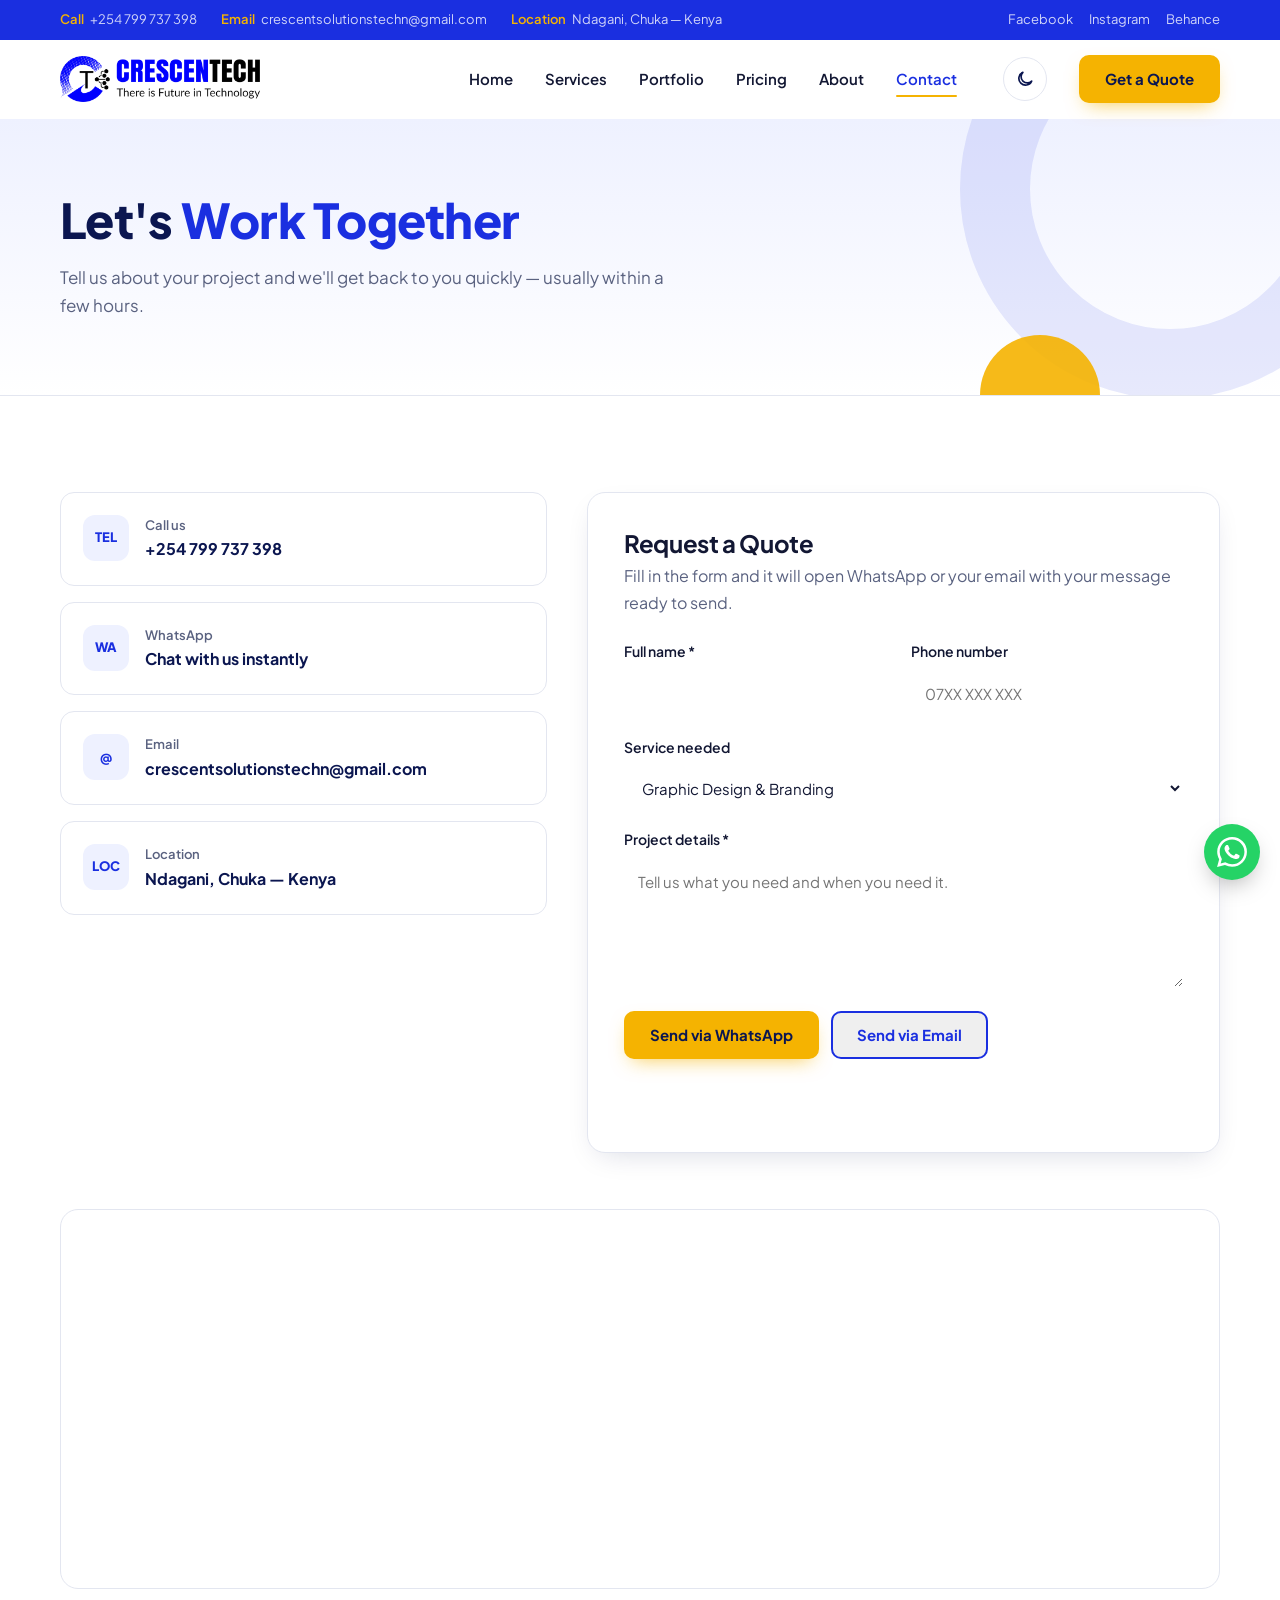
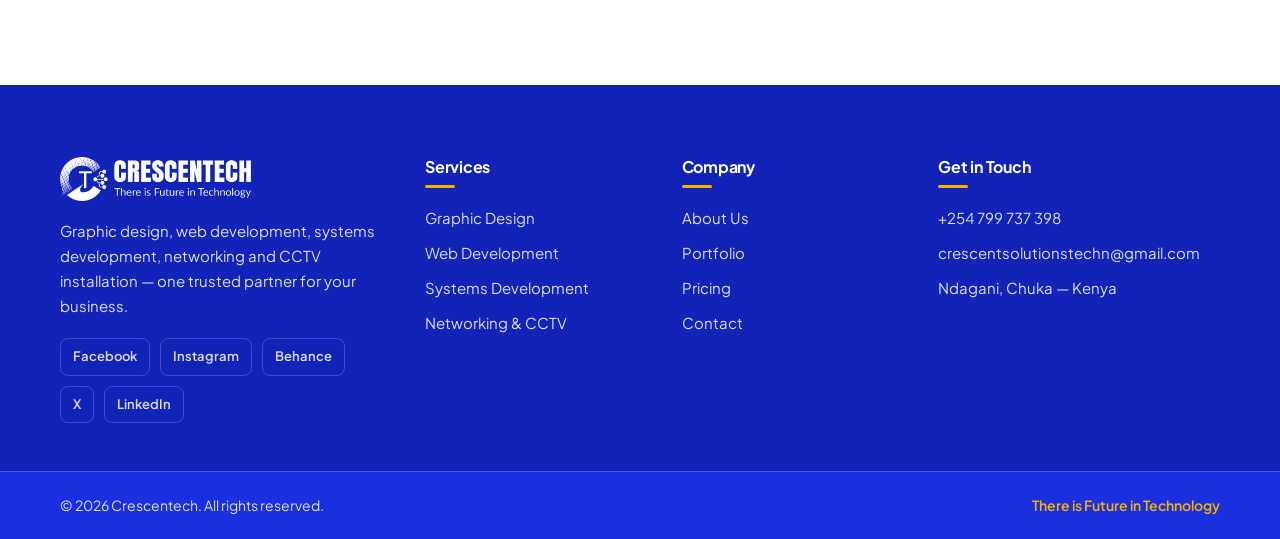
<file: contact.html>
<!doctype html>
<html lang="en">
<head>
  <meta charset="utf-8">
  <meta name="viewport" content="width=device-width, initial-scale=1">
  <title>Contact | Crescentech</title>
  <meta name="description" content="Contact Crescentech for a quote: +254 799 737 398 · crescentsolutionstechn@gmail.com · Chuka, Kenya.">
  <meta name="theme-color" content="#1a2fe0">
  <link rel="canonical" href="https://crescentech.vercel.app/contact">
  <meta property="og:type" content="website">
  <meta property="og:site_name" content="Crescentech">
  <meta property="og:url" content="https://crescentech.vercel.app/contact">
  <meta property="og:title" content="Contact | Crescentech">
  <meta property="og:description" content="Contact Crescentech for a quote: +254 799 737 398 · crescentsolutionstechn@gmail.com · Chuka, Kenya.">
  <meta property="og:image" content="https://crescentech.vercel.app/assets/og-image.jpg">
  <meta property="og:image:secure_url" content="https://crescentech.vercel.app/assets/og-image.jpg">
  <meta property="og:image:type" content="image/jpeg">
  <meta property="og:image:width" content="1200">
  <meta property="og:image:height" content="630">
  <meta property="og:image:alt" content="Crescentech website — smart design and technology that helps your business grow">
  <meta name="twitter:card" content="summary_large_image">
  <meta name="twitter:title" content="Contact | Crescentech">
  <meta name="twitter:description" content="Contact Crescentech for a quote: +254 799 737 398 · crescentsolutionstechn@gmail.com · Chuka, Kenya.">
  <meta name="twitter:image" content="https://crescentech.vercel.app/assets/og-image.jpg">
  <link rel="icon" type="image/png" href="assets/favicon.png">
  <link rel="preconnect" href="https://fonts.googleapis.com">
  <link rel="preconnect" href="https://fonts.gstatic.com" crossorigin>
  <link href="https://fonts.googleapis.com/css2?family=Plus+Jakarta+Sans:wght@400;500;600;700;800&display=swap" rel="stylesheet">
  <link rel="stylesheet" href="css/style.css">
  <script>try{if(localStorage.getItem('theme')==='dark')document.documentElement.dataset.theme='dark'}catch(e){}</script>
</head>
<body>
<a class="skip" href="#main">Skip to content</a>

<div class="topbar">
  <div class="container">
    <div class="topbar__info">
      <span><b>Call</b><a href="tel:+254799737398">+254 799 737 398</a></span>
      <span><b>Email</b><a href="mailto:crescentsolutionstechn@gmail.com">crescentsolutionstechn@gmail.com</a></span>
      <span><b>Location</b>Ndagani, Chuka — Kenya</span>
    </div>
    <div class="topbar__social">
      <a href="https://www.facebook.com/CrescentechKe" target="_blank" rel="noopener">Facebook</a>
      <a href="https://www.instagram.com/crescentechke" target="_blank" rel="noopener">Instagram</a>
      <a href="https://www.behance.net/CrescentechKenya" target="_blank" rel="noopener">Behance</a>
    </div>
  </div>
</div>

<header class="header" id="header">
  <div class="container">
    <a href="/" class="logo" aria-label="Crescentech home"><img class="logo__light" src="assets/logo-h.png" alt="Crescentech — There is Future in Technology" width="694" height="160"><img class="logo__dark" src="assets/logo-h-white.png" alt="" width="694" height="160"></a>
    <nav class="nav" id="nav" aria-label="Main">
        <a href="/">Home</a>
        <a href="/services">Services</a>
        <a href="/portfolio">Portfolio</a>
        <a href="/pricing">Pricing</a>
        <a href="/about">About</a>
        <a href="/contact" aria-current="page">Contact</a>
    </nav>
    <button class="theme-btn" type="button" aria-label="Switch to dark mode" title="Dark / light mode">
      <svg class="i-moon" viewBox="0 0 24 24" aria-hidden="true"><path d="M20 14.5A8 8 0 1 1 9.5 4a6.5 6.5 0 0 0 10.5 10.5z"/></svg>
      <svg class="i-sun" viewBox="0 0 24 24" aria-hidden="true"><circle cx="12" cy="12" r="4.2"/><path d="M12 2.5v2.2M12 19.3v2.2M2.5 12h2.2M19.3 12h2.2M5.3 5.3l1.6 1.6M17.1 17.1l1.6 1.6M5.3 18.7l1.6-1.6M17.1 6.9l1.6-1.6"/></svg>
    </button>
    <a href="/contact" class="btn btn--gold">Get a Quote</a>
    <button class="menu-btn" aria-label="Menu" aria-expanded="false" aria-controls="nav"><span></span><span></span><span></span></button>
  </div>
</header>

<main id="main">
<section class="page-hero">
  <div class="container">
    <h1>Let's <span>Work Together</span></h1>
    <p>Tell us about your project and we'll get back to you quickly — usually within a few hours.</p>
  </div>
</section>

<section class="section">
  <div class="container">
    <div class="contact-grid">
      <div class="contact-cards">
        <a class="c-card reveal" href="tel:+254799737398"><span class="c-card__k">TEL</span><div><small>Call us</small><b>+254 799 737 398</b></div></a>
        <a class="c-card reveal" href="https://wa.me/254799737398" target="_blank" rel="noopener"><span class="c-card__k">WA</span><div><small>WhatsApp</small><b>Chat with us instantly</b></div></a>
        <a class="c-card reveal" href="mailto:crescentsolutionstechn@gmail.com"><span class="c-card__k">@</span><div><small>Email</small><b>crescentsolutionstechn@gmail.com</b></div></a>
        <div class="c-card reveal"><span class="c-card__k">LOC</span><div><small>Location</small><b>Ndagani, Chuka — Kenya</b></div></div>
      </div>

      <form class="form reveal" id="quote-form" novalidate>
        <h2>Request a Quote</h2>
        <p>Fill in the form and it will open WhatsApp or your email with your message ready to send.</p>
        <div class="form__row">
          <label class="field"><span>Full name *</span><input name="name" autocomplete="name" required></label>
          <label class="field"><span>Phone number</span><input name="phone" type="tel" autocomplete="tel" placeholder="07XX XXX XXX"></label>
        </div>
        <label class="field"><span>Service needed</span>
          <select name="service">
            <option>Graphic Design &amp; Branding</option>
            <option>Web Development</option>
            <option>Systems Development</option>
            <option>Networking</option>
            <option>CCTV Installation</option>
            <option>Other / Not sure</option>
          </select>
        </label>
        <label class="field"><span>Project details *</span><textarea name="message" required placeholder="Tell us what you need and when you need it."></textarea></label>
        <div class="form__btns">
          <button type="submit" class="btn btn--gold" data-via="wa">Send via WhatsApp</button>
          <button type="submit" class="btn btn--outline" data-via="email">Send via Email</button>
        </div>
        <p class="form__note" role="status" aria-live="polite"></p>
      </form>
    </div>

    <div class="map reveal">
      <iframe title="Map of Ndagani, Chuka" src="https://www.google.com/maps?q=Ndagani%2C%20Chuka%2C%20Kenya&amp;output=embed" loading="lazy" referrerpolicy="no-referrer-when-downgrade"></iframe>
    </div>
  </div>
</section>
</main>

<footer class="footer">
  <div class="container footer__grid">
    <div>
      <img src="assets/logo-h-white.png" alt="Crescentech" width="694" height="160" loading="lazy">
      <p>Graphic design, web development, systems development, networking and CCTV installation — one trusted partner for your business.</p>
      <div class="footer__social">
        <a href="https://www.facebook.com/CrescentechKe" target="_blank" rel="noopener">Facebook</a>
        <a href="https://www.instagram.com/crescentechke" target="_blank" rel="noopener">Instagram</a>
        <a href="https://www.behance.net/CrescentechKenya" target="_blank" rel="noopener">Behance</a>
        <a href="https://x.com/CrescentechKe" target="_blank" rel="noopener">X</a>
        <!-- TODO: replace with your exact LinkedIn profile URL -->
        <a href="https://www.linkedin.com/search/results/all/?keywords=Barasa%20Briston" target="_blank" rel="noopener">LinkedIn</a>
      </div>
    </div>
    <div>
      <h4>Services</h4>
      <ul>
        <li><a href="/services#design">Graphic Design</a></li>
        <li><a href="/services#web">Web Development</a></li>
        <li><a href="/services#systems">Systems Development</a></li>
        <li><a href="/services#networking">Networking &amp; CCTV</a></li>
      </ul>
    </div>
    <div>
      <h4>Company</h4>
      <ul>
        <li><a href="/about">About Us</a></li>
        <li><a href="/portfolio">Portfolio</a></li>
        <li><a href="/pricing">Pricing</a></li>
        <li><a href="/contact">Contact</a></li>
      </ul>
    </div>
    <div>
      <h4>Get in Touch</h4>
      <ul>
        <li><a href="tel:+254799737398">+254 799 737 398</a></li>
        <li><a href="mailto:crescentsolutionstechn@gmail.com">crescentsolutionstechn@gmail.com</a></li>
        <li>Ndagani, Chuka — Kenya</li>
      </ul>
    </div>
  </div>
  <div class="footer__bottom">
    <div class="container">
      <span>© <span data-year>2026</span> Crescentech. All rights reserved.</span>
      <em>There is Future in Technology</em>
    </div>
  </div>
</footer>

<a class="wa" href="https://wa.me/254799737398" target="_blank" rel="noopener" aria-label="Chat on WhatsApp"><svg viewBox="0 0 24 24" aria-hidden="true"><path d="M17.472 14.382c-.297-.149-1.758-.867-2.03-.967-.273-.099-.471-.148-.67.15-.197.297-.767.966-.94 1.164-.173.199-.347.223-.644.075-.297-.15-1.255-.463-2.39-1.475-.883-.788-1.48-1.761-1.653-2.059-.173-.297-.018-.458.13-.606.134-.133.298-.347.446-.52.149-.174.198-.298.298-.497.099-.198.05-.371-.025-.52-.075-.149-.669-1.612-.916-2.207-.242-.579-.487-.5-.669-.51-.173-.008-.371-.01-.57-.01-.198 0-.52.074-.792.372-.272.297-1.04 1.016-1.04 2.479 0 1.462 1.065 2.875 1.213 3.074.149.198 2.096 3.2 5.077 4.487.709.306 1.262.489 1.694.625.712.227 1.36.195 1.871.118.571-.085 1.758-.719 2.006-1.413.248-.694.248-1.289.173-1.413-.074-.124-.272-.198-.57-.347m-5.421 7.403h-.004a9.87 9.87 0 01-5.031-1.378l-.361-.214-3.741.982.998-3.648-.235-.374a9.86 9.86 0 01-1.51-5.26c.001-5.45 4.436-9.884 9.888-9.884 2.64 0 5.122 1.03 6.988 2.898a9.825 9.825 0 012.893 6.994c-.003 5.45-4.437 9.884-9.885 9.884m8.413-18.297A11.815 11.815 0 0012.05 0C5.495 0 .16 5.335.157 11.892c0 2.096.547 4.142 1.588 5.945L.057 24l6.305-1.654a11.882 11.882 0 005.683 1.448h.005c6.554 0 11.89-5.335 11.893-11.893a11.821 11.821 0 00-3.48-8.413z"/></svg></a>

<div class="lightbox" id="lightbox" role="dialog" aria-modal="true" aria-label="Image viewer" hidden>
  <button class="lb-btn lb-close" aria-label="Close">✕</button>
  <button class="lb-btn lb-prev" aria-label="Previous">‹</button>
  <figure><img alt=""><figcaption></figcaption></figure>
  <button class="lb-btn lb-next" aria-label="Next">›</button>
</div>

<script src="js/main.js" defer></script>
</body>
</html>
</file>
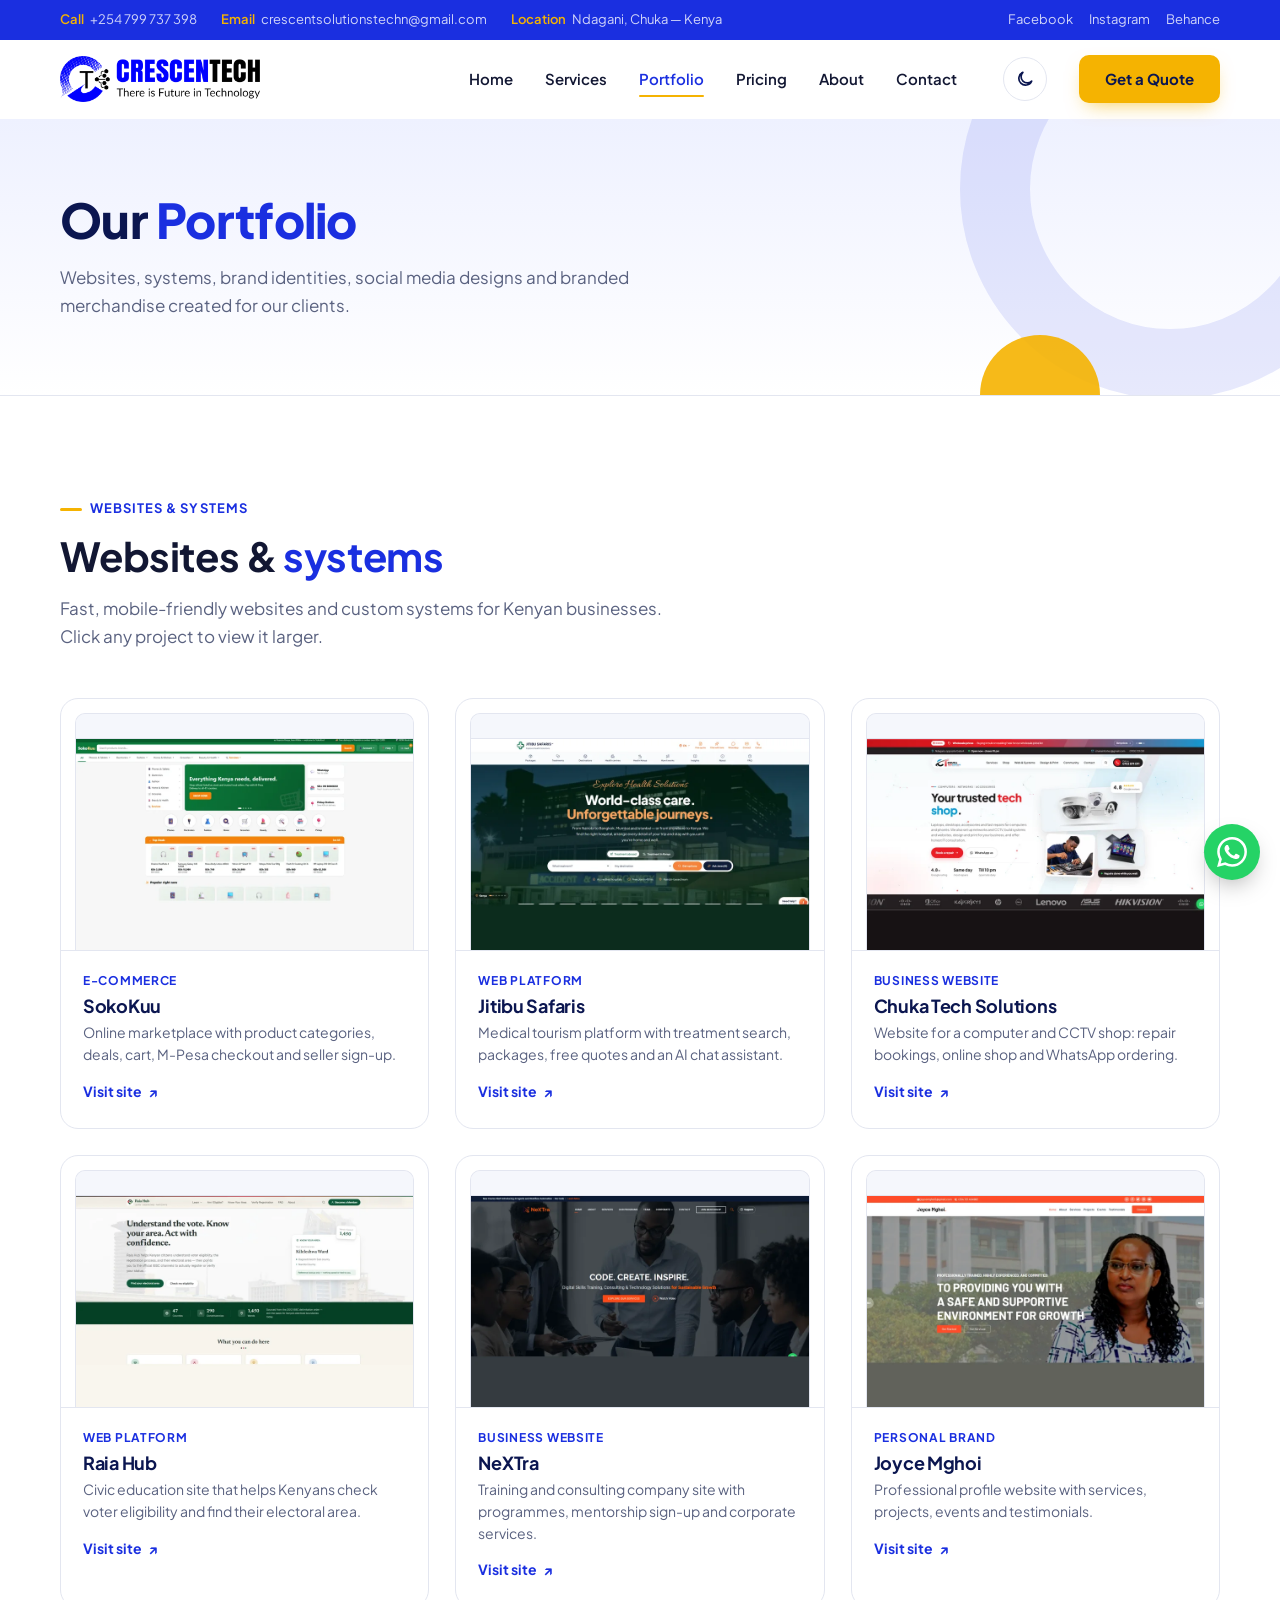
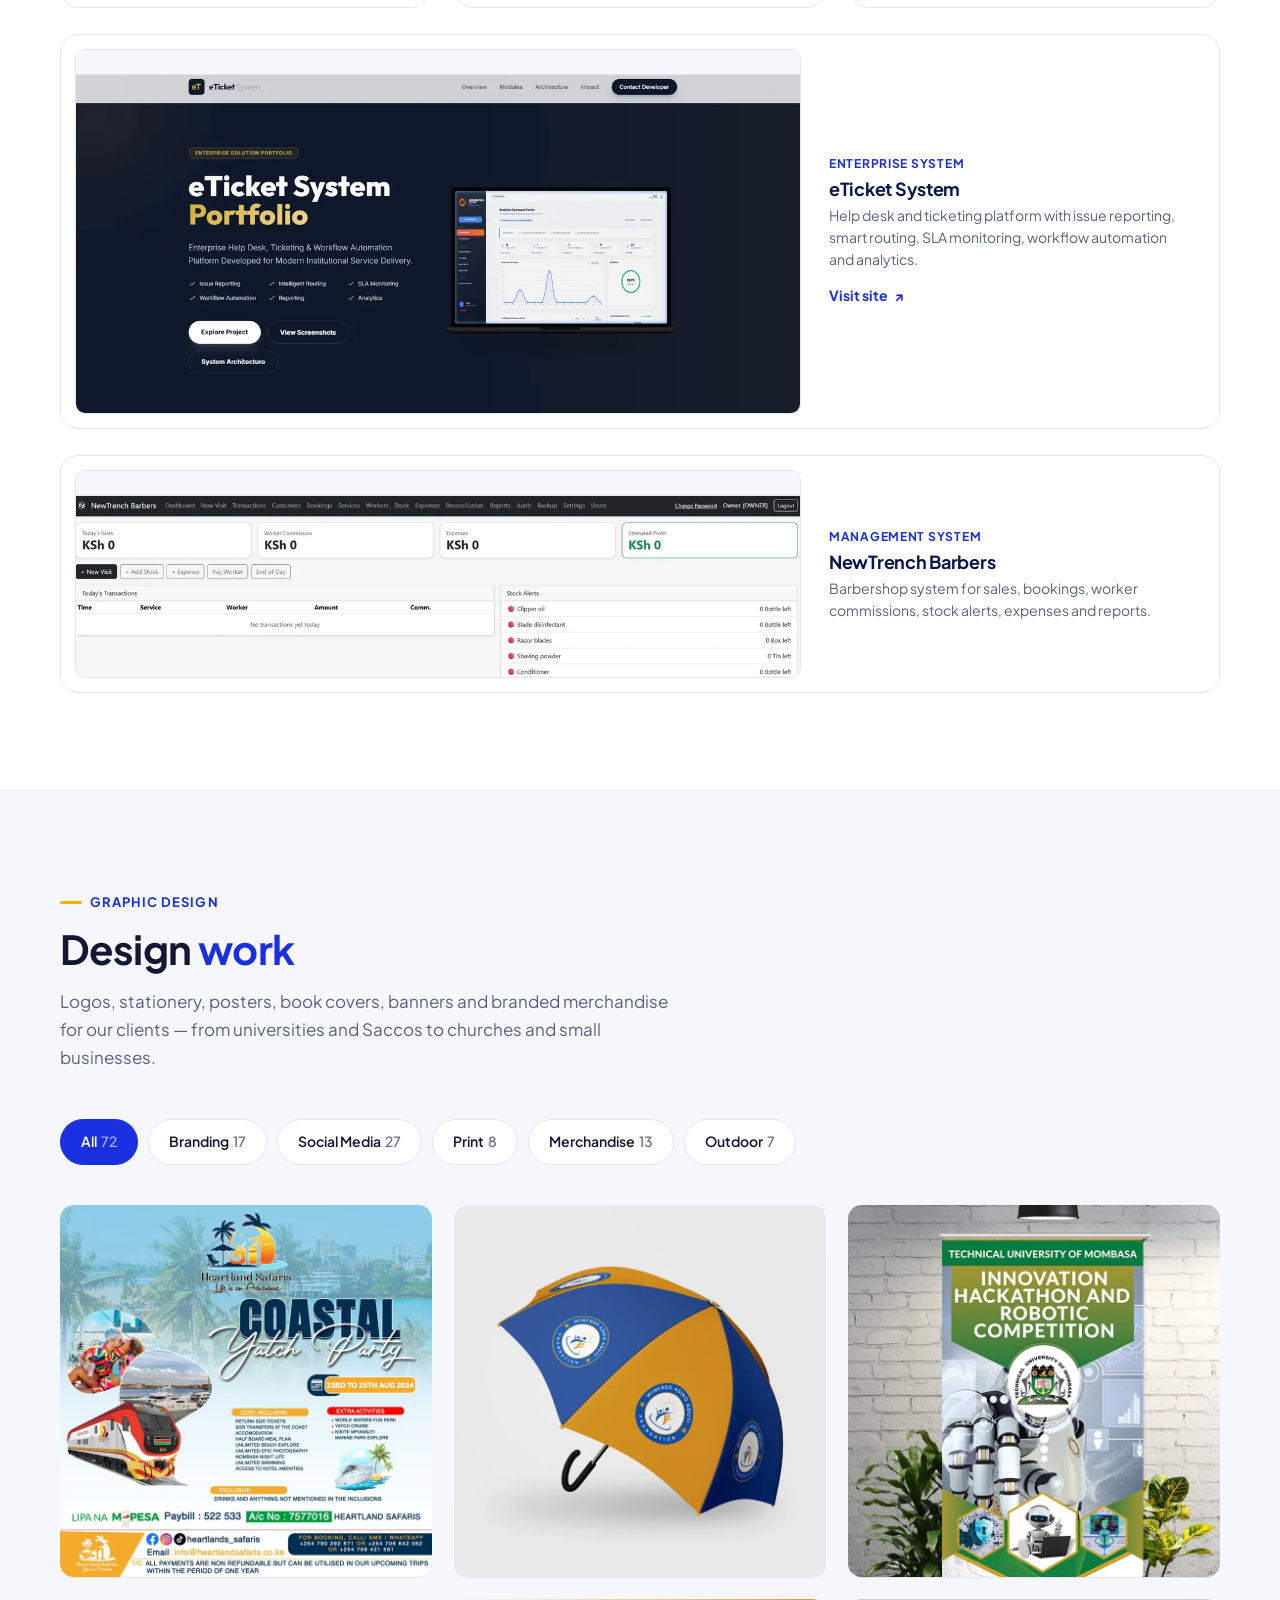
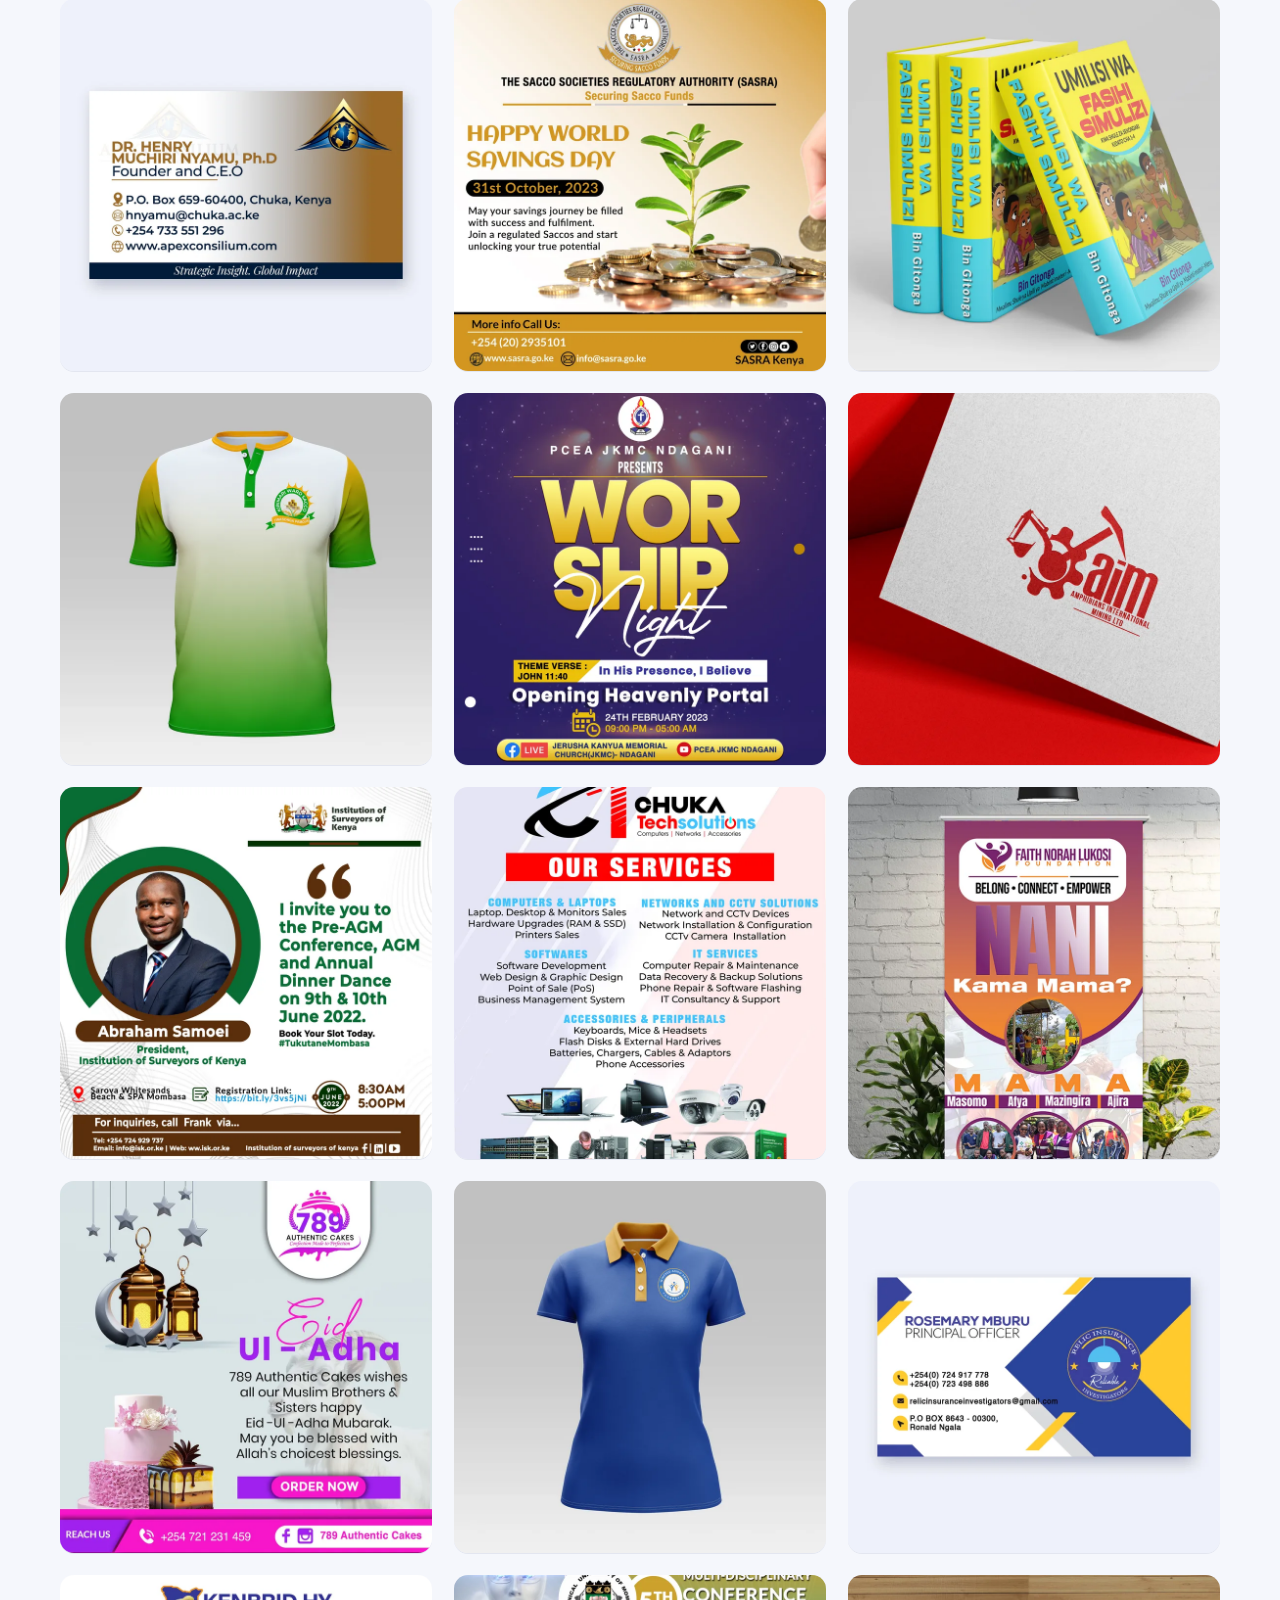
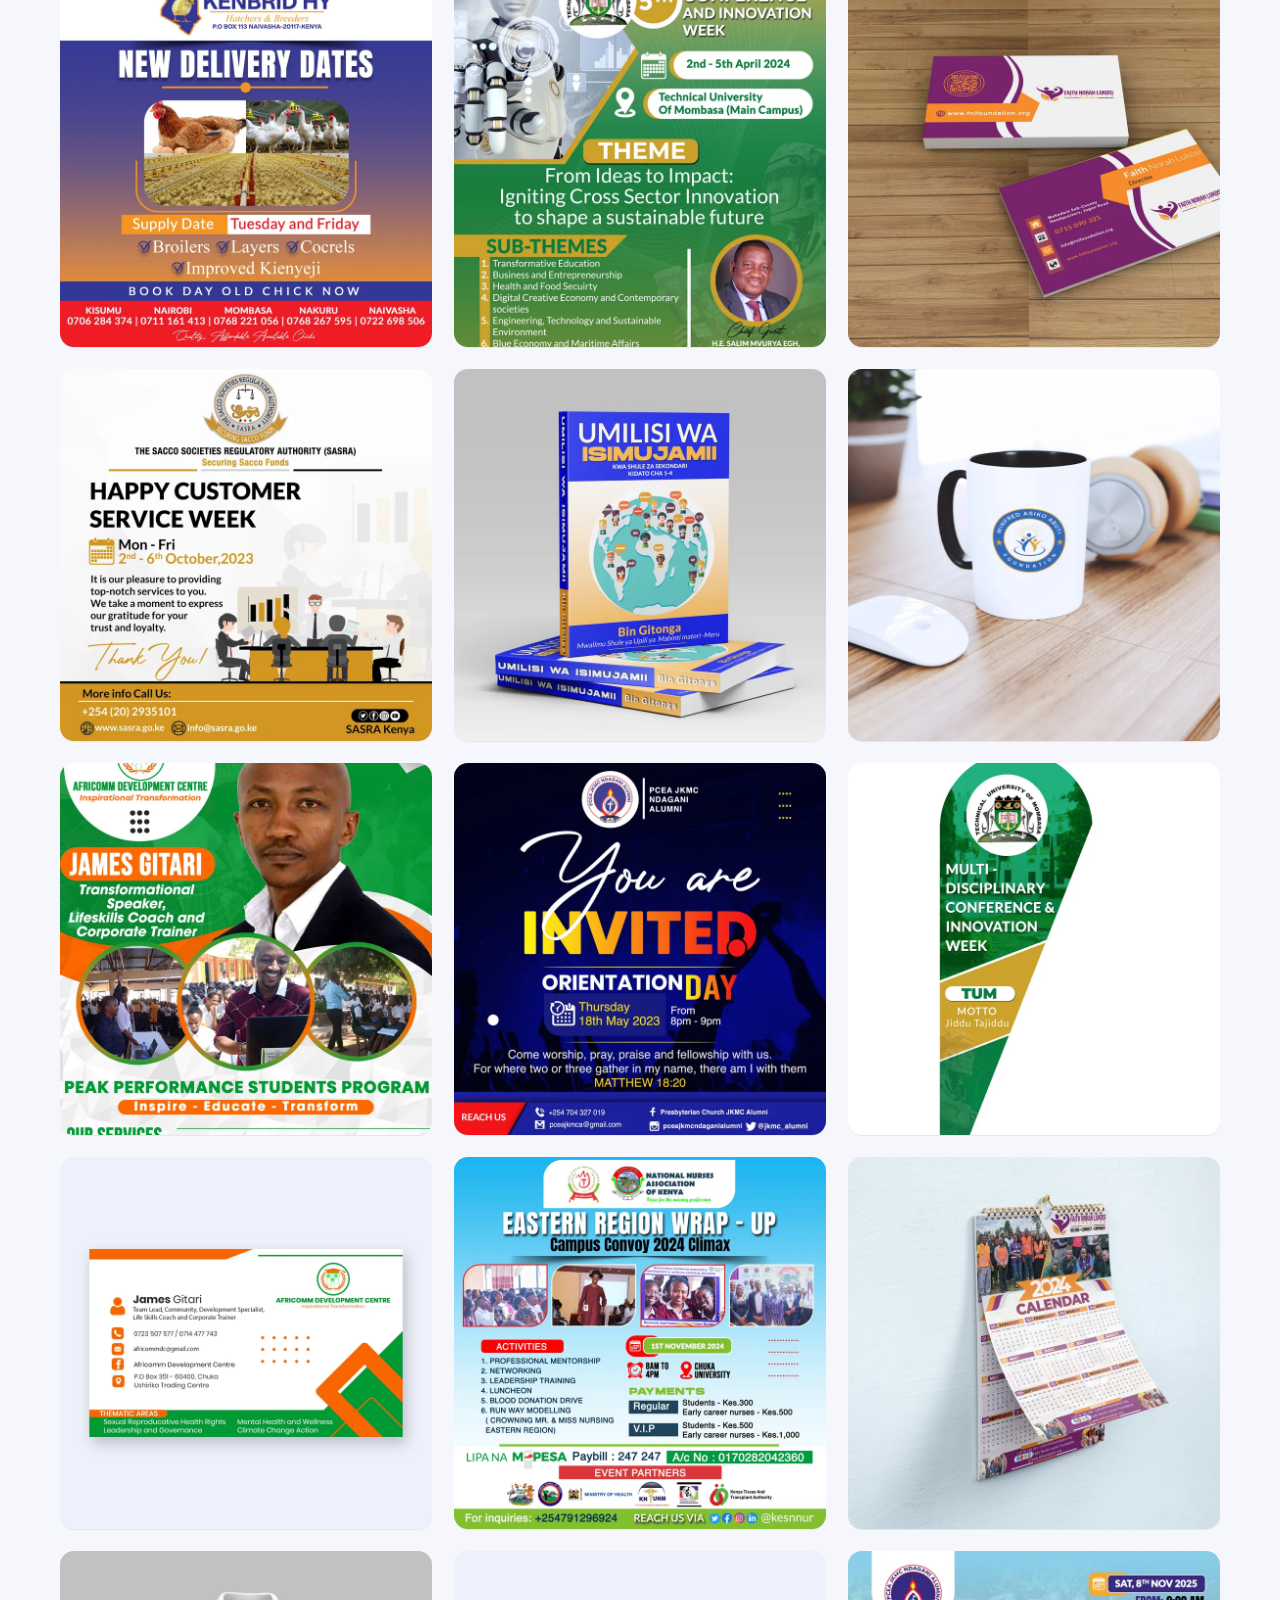
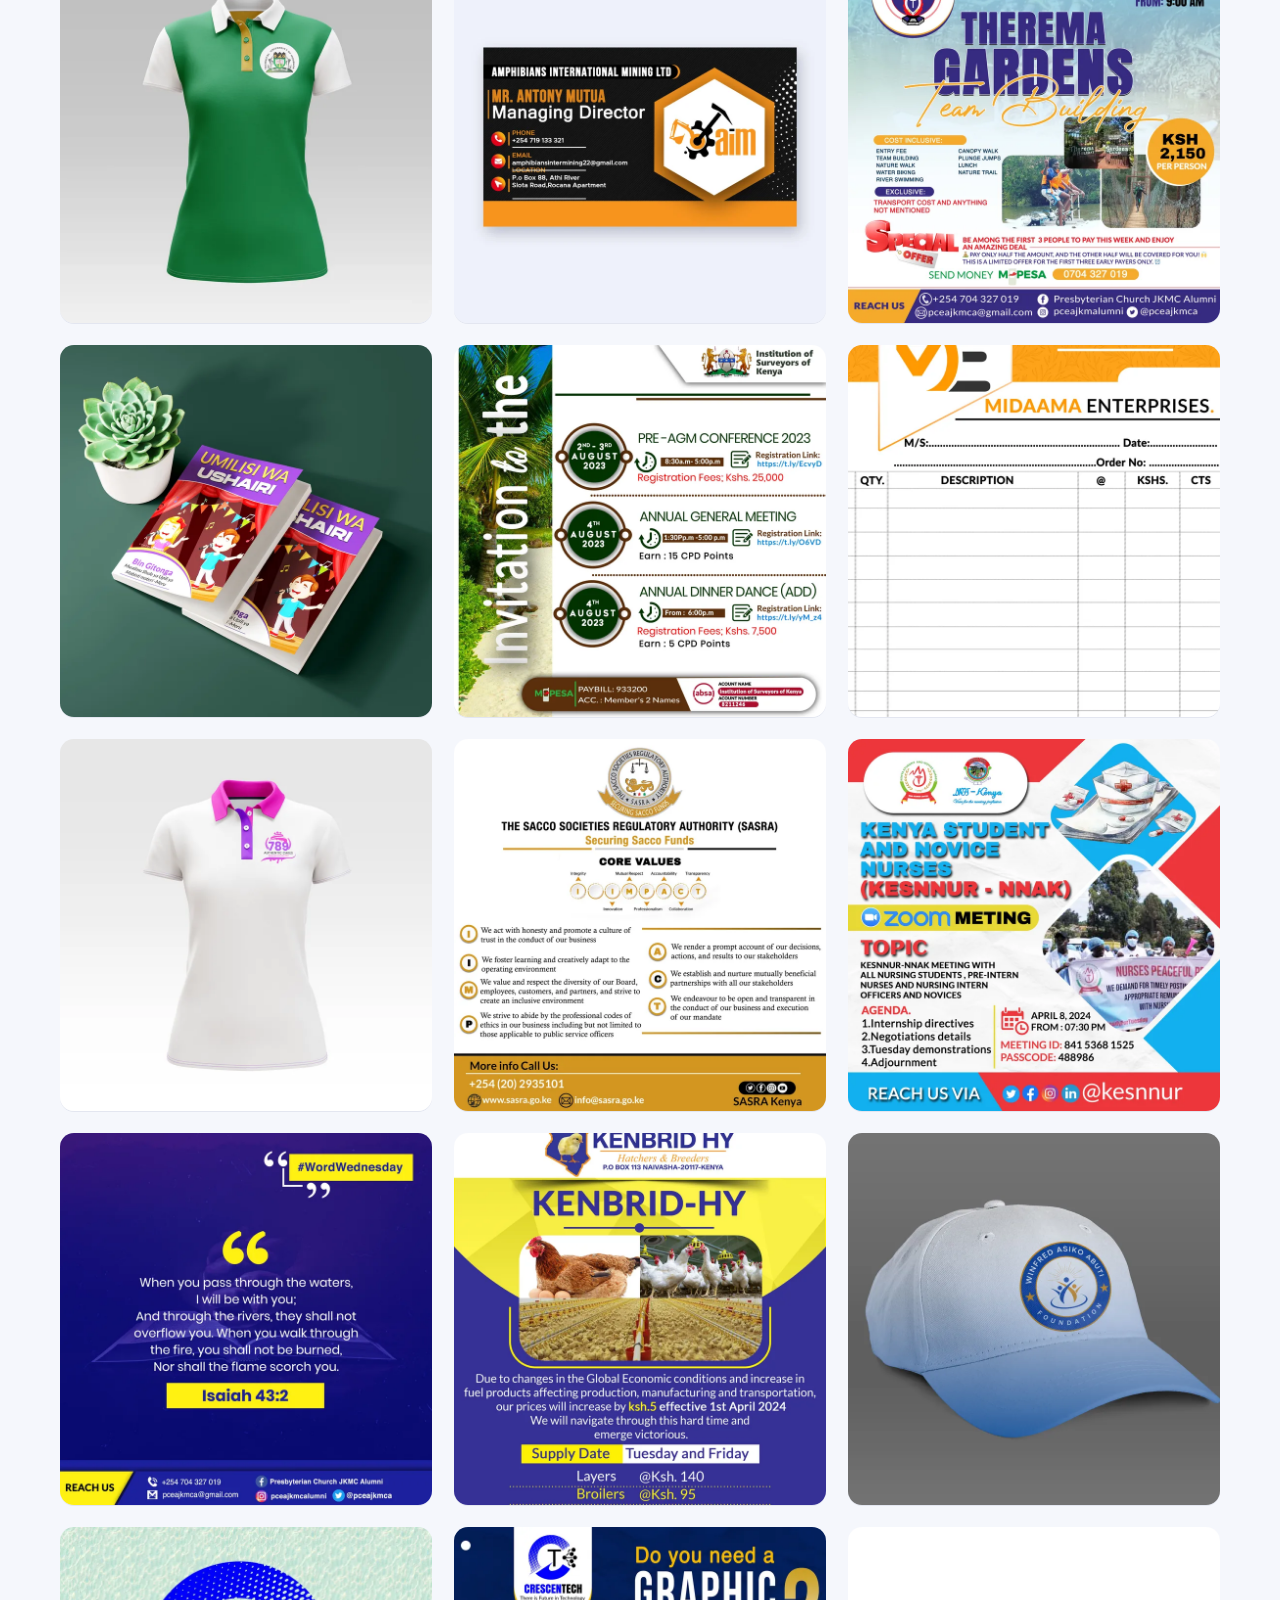
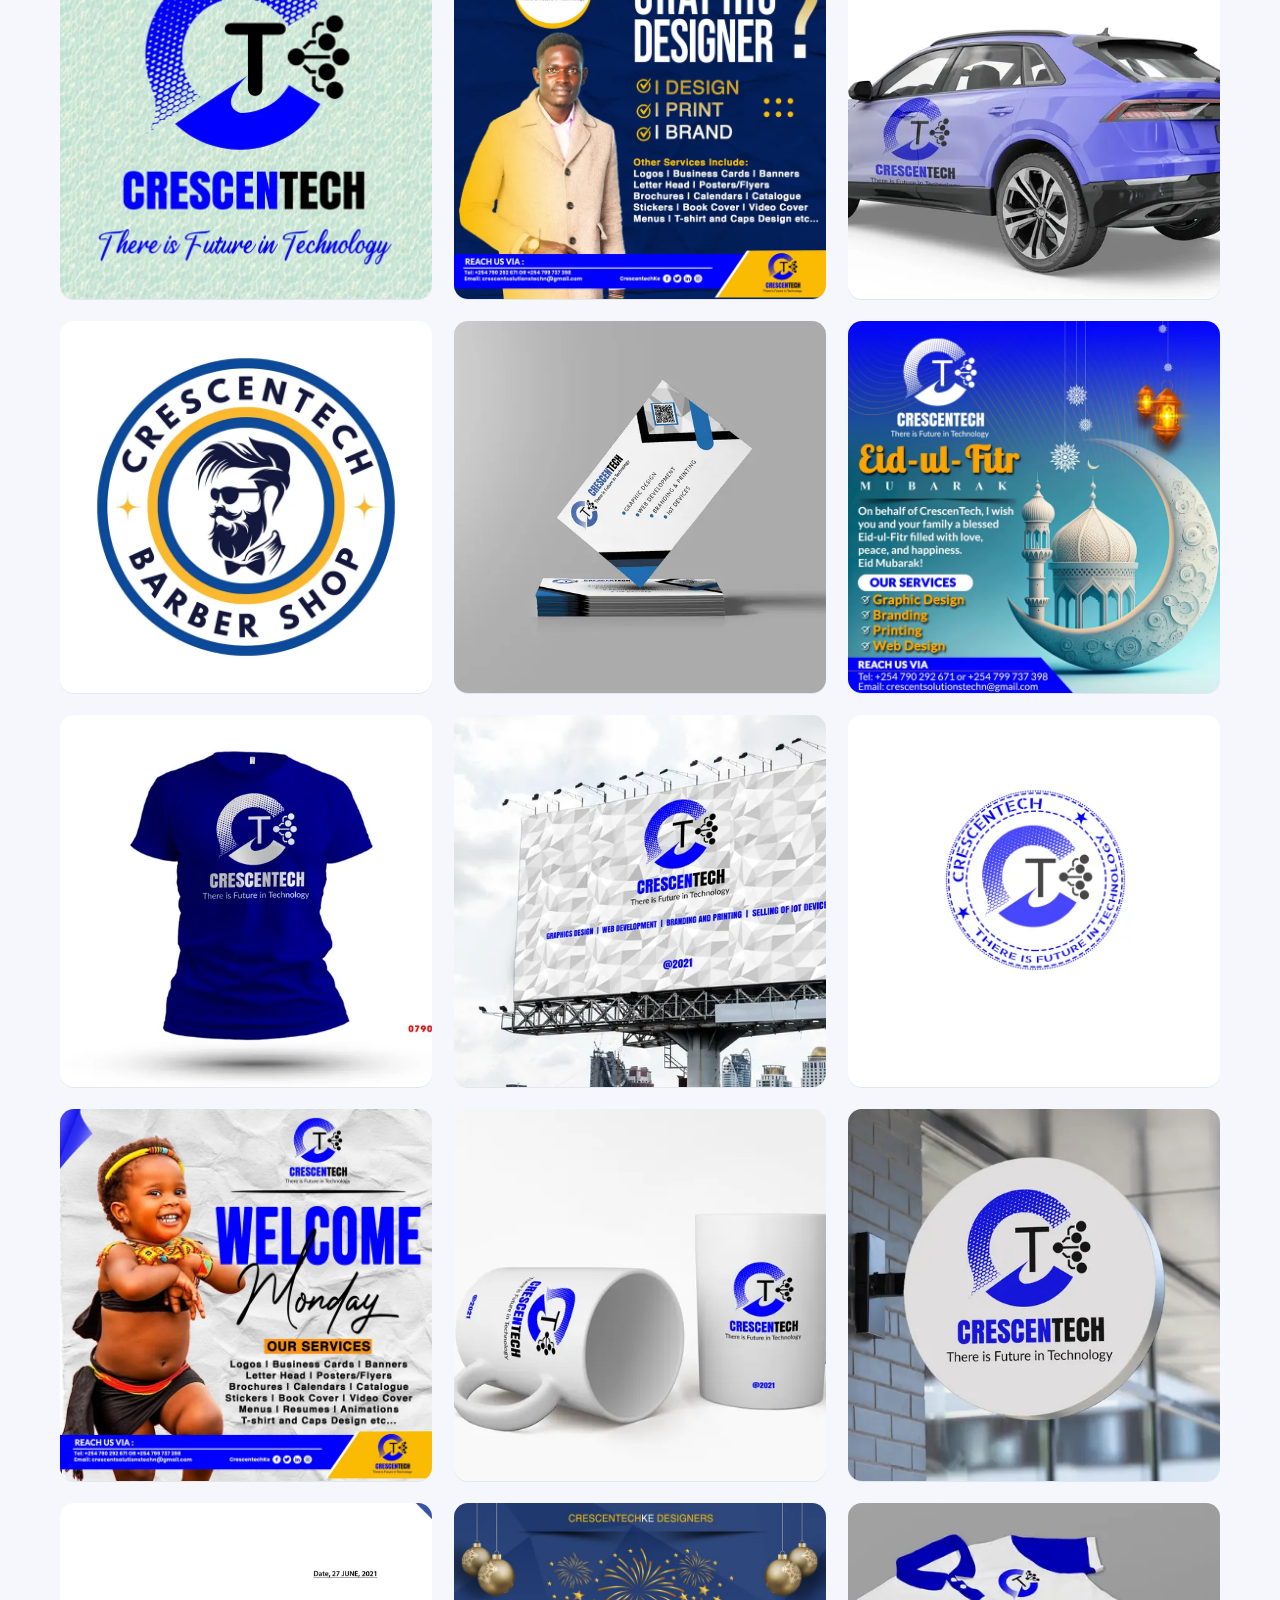
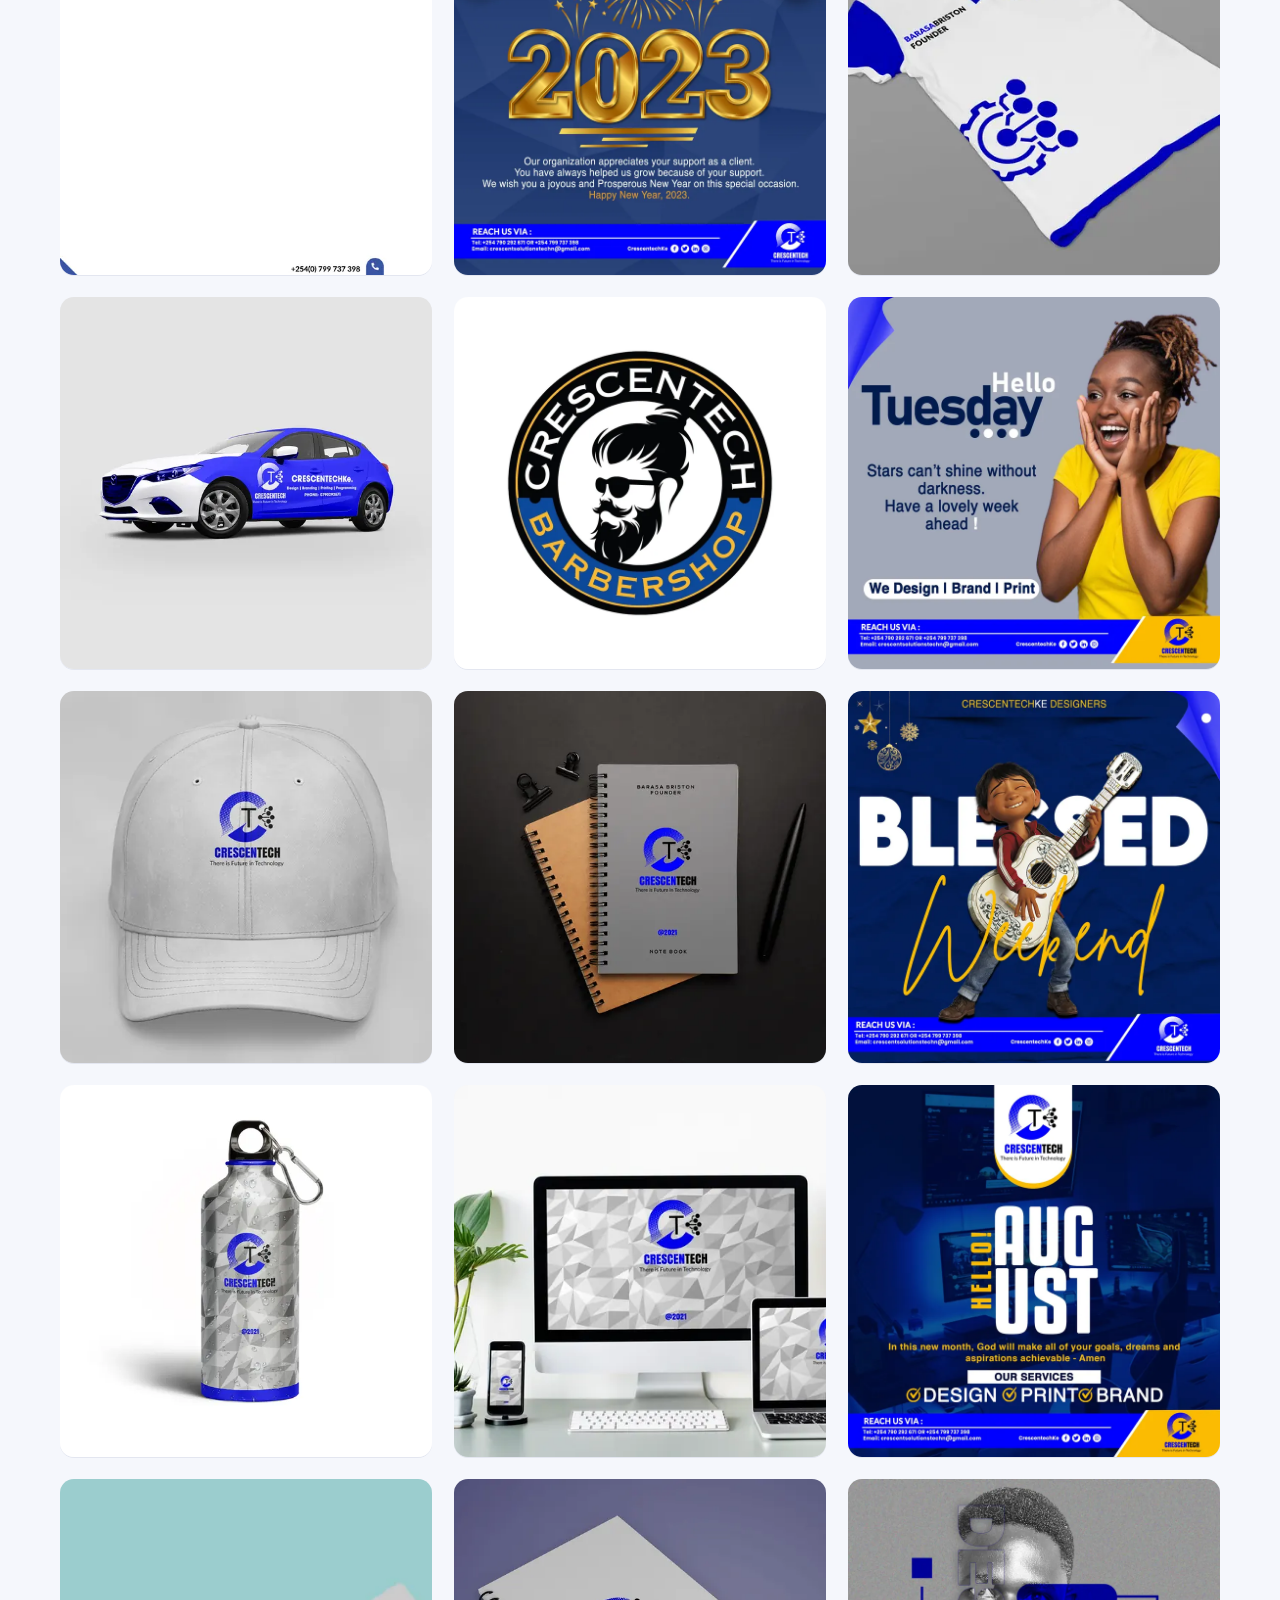
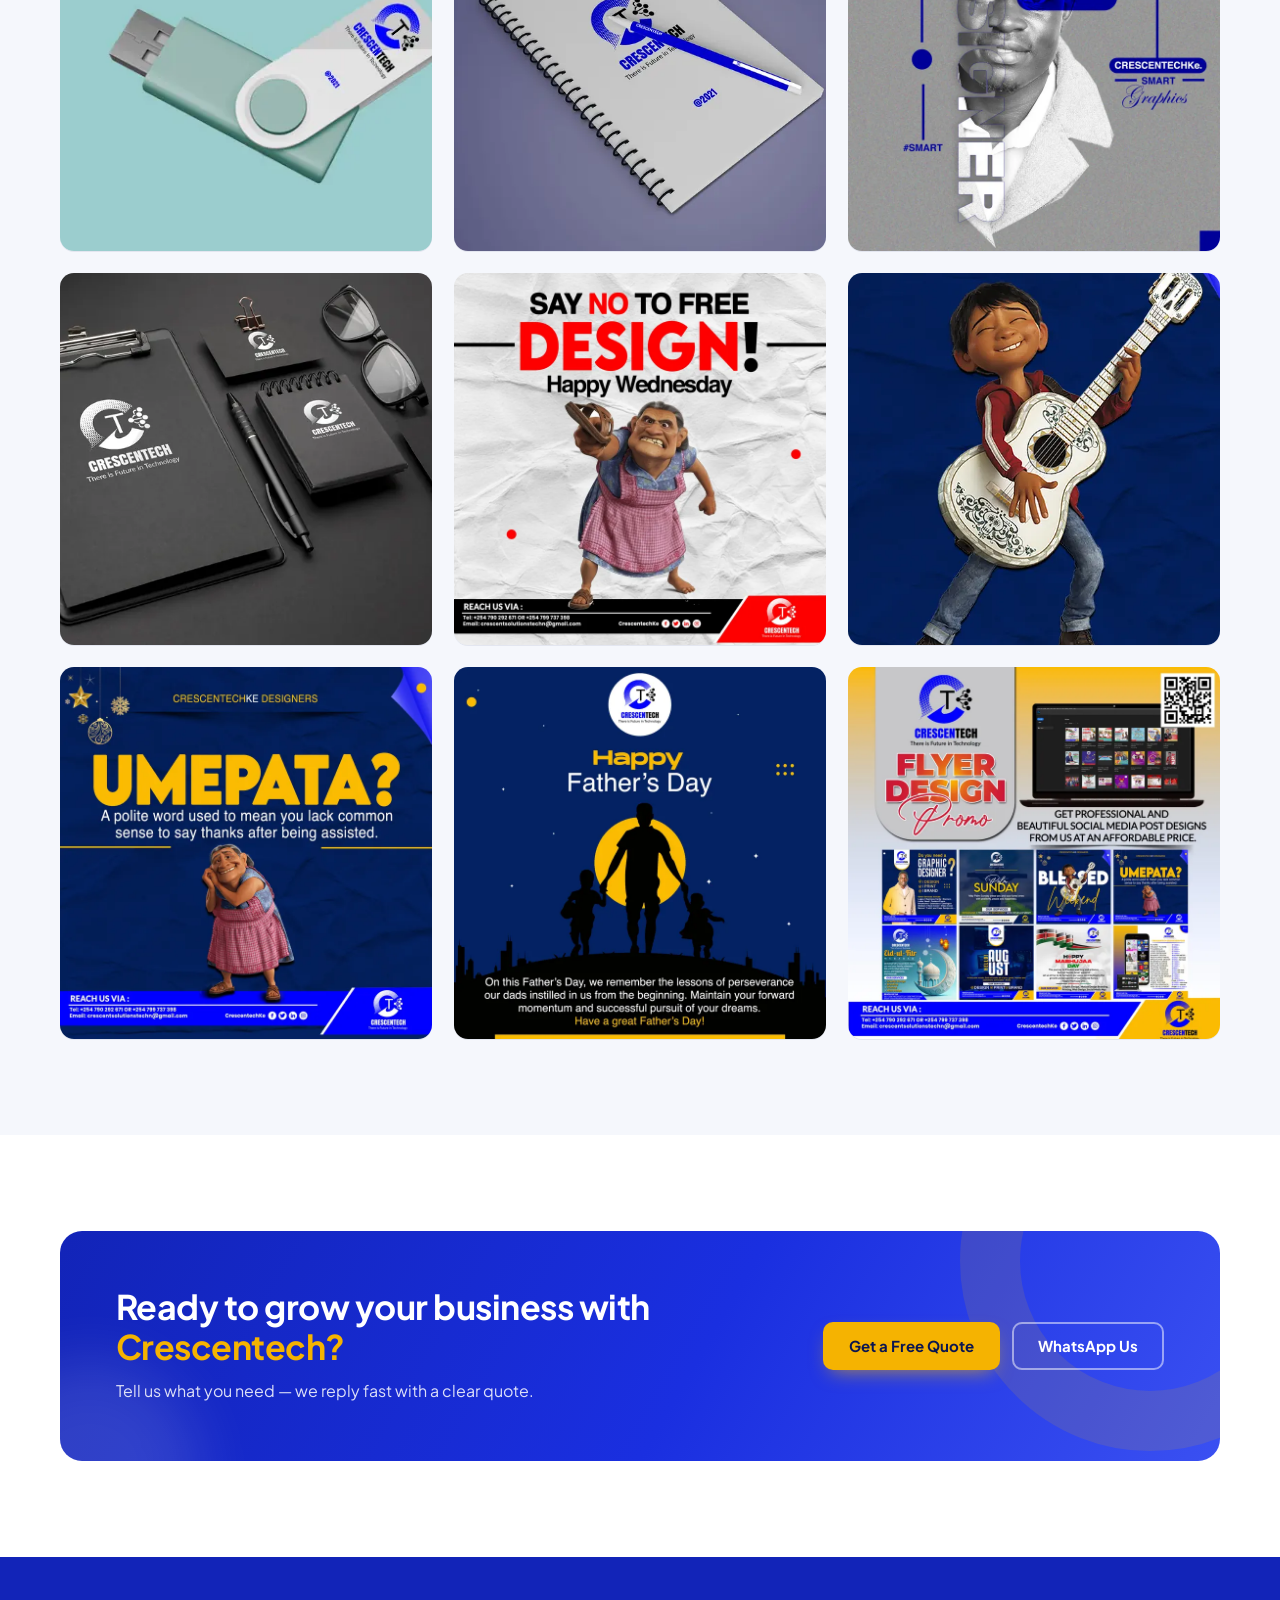
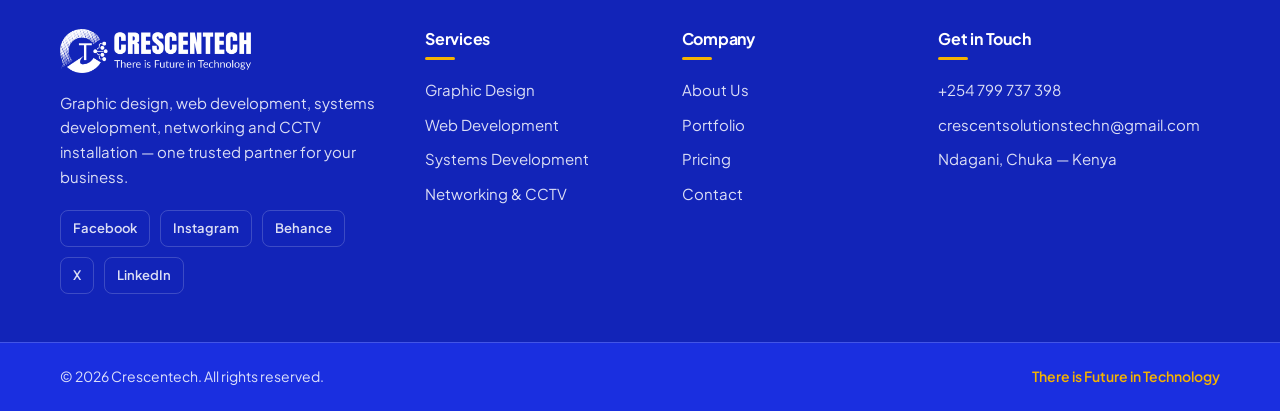
<file: portfolio.html>
<!doctype html>
<html lang="en">
<head>
  <meta charset="utf-8">
  <meta name="viewport" content="width=device-width, initial-scale=1">
  <title>Portfolio | Crescentech</title>
  <meta name="description" content="See websites, systems, logos, brand identities, posters and merchandise created by Crescentech.">
  <meta name="theme-color" content="#1a2fe0">
  <link rel="canonical" href="https://crescentech.vercel.app/portfolio">
  <meta property="og:type" content="website">
  <meta property="og:site_name" content="Crescentech">
  <meta property="og:url" content="https://crescentech.vercel.app/portfolio">
  <meta property="og:title" content="Portfolio | Crescentech">
  <meta property="og:description" content="See websites, systems, logos, brand identities, posters and merchandise created by Crescentech.">
  <meta property="og:image" content="https://crescentech.vercel.app/assets/og-image.jpg">
  <meta property="og:image:secure_url" content="https://crescentech.vercel.app/assets/og-image.jpg">
  <meta property="og:image:type" content="image/jpeg">
  <meta property="og:image:width" content="1200">
  <meta property="og:image:height" content="630">
  <meta property="og:image:alt" content="Crescentech website — smart design and technology that helps your business grow">
  <meta name="twitter:card" content="summary_large_image">
  <meta name="twitter:title" content="Portfolio | Crescentech">
  <meta name="twitter:description" content="See websites, systems, logos, brand identities, posters and merchandise created by Crescentech.">
  <meta name="twitter:image" content="https://crescentech.vercel.app/assets/og-image.jpg">
  <link rel="icon" type="image/png" href="assets/favicon.png">
  <link rel="preconnect" href="https://fonts.googleapis.com">
  <link rel="preconnect" href="https://fonts.gstatic.com" crossorigin>
  <link href="https://fonts.googleapis.com/css2?family=Plus+Jakarta+Sans:wght@400;500;600;700;800&display=swap" rel="stylesheet">
  <link rel="stylesheet" href="css/style.css">
  <script>try{if(localStorage.getItem('theme')==='dark')document.documentElement.dataset.theme='dark'}catch(e){}</script>
</head>
<body>
<a class="skip" href="#main">Skip to content</a>

<div class="topbar">
  <div class="container">
    <div class="topbar__info">
      <span><b>Call</b><a href="tel:+254799737398">+254 799 737 398</a></span>
      <span><b>Email</b><a href="mailto:crescentsolutionstechn@gmail.com">crescentsolutionstechn@gmail.com</a></span>
      <span><b>Location</b>Ndagani, Chuka — Kenya</span>
    </div>
    <div class="topbar__social">
      <a href="https://www.facebook.com/CrescentechKe" target="_blank" rel="noopener">Facebook</a>
      <a href="https://www.instagram.com/crescentechke" target="_blank" rel="noopener">Instagram</a>
      <a href="https://www.behance.net/CrescentechKenya" target="_blank" rel="noopener">Behance</a>
    </div>
  </div>
</div>

<header class="header" id="header">
  <div class="container">
    <a href="/" class="logo" aria-label="Crescentech home"><img class="logo__light" src="assets/logo-h.png" alt="Crescentech — There is Future in Technology" width="694" height="160"><img class="logo__dark" src="assets/logo-h-white.png" alt="" width="694" height="160"></a>
    <nav class="nav" id="nav" aria-label="Main">
        <a href="/">Home</a>
        <a href="/services">Services</a>
        <a href="/portfolio" aria-current="page">Portfolio</a>
        <a href="/pricing">Pricing</a>
        <a href="/about">About</a>
        <a href="/contact">Contact</a>
    </nav>
    <button class="theme-btn" type="button" aria-label="Switch to dark mode" title="Dark / light mode">
      <svg class="i-moon" viewBox="0 0 24 24" aria-hidden="true"><path d="M20 14.5A8 8 0 1 1 9.5 4a6.5 6.5 0 0 0 10.5 10.5z"/></svg>
      <svg class="i-sun" viewBox="0 0 24 24" aria-hidden="true"><circle cx="12" cy="12" r="4.2"/><path d="M12 2.5v2.2M12 19.3v2.2M2.5 12h2.2M19.3 12h2.2M5.3 5.3l1.6 1.6M17.1 17.1l1.6 1.6M5.3 18.7l1.6-1.6M17.1 6.9l1.6-1.6"/></svg>
    </button>
    <a href="/contact" class="btn btn--gold">Get a Quote</a>
    <button class="menu-btn" aria-label="Menu" aria-expanded="false" aria-controls="nav"><span></span><span></span><span></span></button>
  </div>
</header>

<main id="main">
<section class="page-hero">
  <div class="container">
    <h1>Our <span>Portfolio</span></h1>
    <p>Websites, systems, brand identities, social media designs and branded merchandise created for our clients.</p>
  </div>
</section>

<section class="section" id="websites">
  <div class="container">
    <div class="head reveal">
      <span class="kicker">Websites &amp; systems</span>
      <h2 class="title">Websites &amp; <span>systems</span></h2>
      <p class="lead">Fast, mobile-friendly websites and custom systems for Kenyan businesses. Click any project to view it larger.</p>
    </div>
    <div class="sites" data-gallery>
      <div class="site reveal" data-src="assets/web/sokokuu.webp" data-title="SokoKuu" data-cat="E-commerce"><button class="site__frame" aria-label="View SokoKuu screenshot"><span class="site__bar"><i></i><i></i><i></i></span><img src="assets/web/sokokuu-t.webp" alt="SokoKuu — e-commerce by Crescentech" loading="lazy" width="800" height="500"></button><div class="site__body"><small>E-commerce</small><h3>SokoKuu</h3><p>Online marketplace with product categories, deals, cart, M-Pesa checkout and seller sign-up.</p><a class="site__link" href="https://sokokuu-ohgo.onrender.com/" target="_blank" rel="noopener">Visit site <span>↗</span></a></div></div><div class="site reveal" data-src="assets/web/jitibu.webp" data-title="Jitibu Safaris" data-cat="Web Platform"><button class="site__frame" aria-label="View Jitibu Safaris screenshot"><span class="site__bar"><i></i><i></i><i></i></span><img src="assets/web/jitibu-t.webp" alt="Jitibu Safaris — web platform by Crescentech" loading="lazy" width="800" height="500"></button><div class="site__body"><small>Web Platform</small><h3>Jitibu Safaris</h3><p>Medical tourism platform with treatment search, packages, free quotes and an AI chat assistant.</p><a class="site__link" href="https://jitibusafaris.vercel.app/en" target="_blank" rel="noopener">Visit site <span>↗</span></a></div></div><div class="site reveal" data-src="assets/web/chuka-tech.webp" data-title="Chuka Tech Solutions" data-cat="Business Website"><button class="site__frame" aria-label="View Chuka Tech Solutions screenshot"><span class="site__bar"><i></i><i></i><i></i></span><img src="assets/web/chuka-tech-t.webp" alt="Chuka Tech Solutions — business website by Crescentech" loading="lazy" width="800" height="500"></button><div class="site__body"><small>Business Website</small><h3>Chuka Tech Solutions</h3><p>Website for a computer and CCTV shop: repair bookings, online shop and WhatsApp ordering.</p><a class="site__link" href="https://chukatech.bristonbarasa.workers.dev/" target="_blank" rel="noopener">Visit site <span>↗</span></a></div></div><div class="site reveal" data-src="assets/web/raia-hub.webp" data-title="Raia Hub" data-cat="Web Platform"><button class="site__frame" aria-label="View Raia Hub screenshot"><span class="site__bar"><i></i><i></i><i></i></span><img src="assets/web/raia-hub-t.webp" alt="Raia Hub — web platform by Crescentech" loading="lazy" width="800" height="500"></button><div class="site__body"><small>Web Platform</small><h3>Raia Hub</h3><p>Civic education site that helps Kenyans check voter eligibility and find their electoral area.</p><a class="site__link" href="https://raia-hub.onrender.com/" target="_blank" rel="noopener">Visit site <span>↗</span></a></div></div><div class="site reveal" data-src="assets/web/nextra.webp" data-title="NeXTra" data-cat="Business Website"><button class="site__frame" aria-label="View NeXTra screenshot"><span class="site__bar"><i></i><i></i><i></i></span><img src="assets/web/nextra-t.webp" alt="NeXTra — business website by Crescentech" loading="lazy" width="800" height="500"></button><div class="site__body"><small>Business Website</small><h3>NeXTra</h3><p>Training and consulting company site with programmes, mentorship sign-up and corporate services.</p><a class="site__link" href="https://technextracollege.netlify.app/" target="_blank" rel="noopener">Visit site <span>↗</span></a></div></div><div class="site reveal" data-src="assets/web/joyce-mghoi.webp" data-title="Joyce Mghoi" data-cat="Personal Brand"><button class="site__frame" aria-label="View Joyce Mghoi screenshot"><span class="site__bar"><i></i><i></i><i></i></span><img src="assets/web/joyce-mghoi-t.webp" alt="Joyce Mghoi — personal brand by Crescentech" loading="lazy" width="800" height="500"></button><div class="site__body"><small>Personal Brand</small><h3>Joyce Mghoi</h3><p>Professional profile website with services, projects, events and testimonials.</p><a class="site__link" href="https://joyceweb-fe2fc.web.app/" target="_blank" rel="noopener">Visit site <span>↗</span></a></div></div><div class="site site--wide reveal" data-src="assets/web/eticket.webp" data-title="eTicket System" data-cat="Enterprise System"><button class="site__frame" aria-label="View eTicket System screenshot"><span class="site__bar"><i></i><i></i><i></i></span><img src="assets/web/eticket-t.webp" alt="eTicket System — enterprise system by Crescentech" loading="lazy" width="1200" height="561"></button><div class="site__body"><small>Enterprise System</small><h3>eTicket System</h3><p>Help desk and ticketing platform with issue reporting, smart routing, SLA monitoring, workflow automation and analytics.</p><a class="site__link" href="https://eticket-alpha.vercel.app/" target="_blank" rel="noopener">Visit site <span>↗</span></a></div></div><div class="site site--wide reveal" data-src="assets/web/newtrench.webp" data-title="NewTrench Barbers" data-cat="Management System"><button class="site__frame" aria-label="View NewTrench Barbers screenshot"><span class="site__bar"><i></i><i></i><i></i></span><img src="assets/web/newtrench-t.webp" alt="NewTrench Barbers — management system by Crescentech" loading="lazy" width="1200" height="300"></button><div class="site__body"><small>Management System</small><h3>NewTrench Barbers</h3><p>Barbershop system for sales, bookings, worker commissions, stock alerts, expenses and reports.</p></div></div>
    </div>
  </div>
</section>

<section class="section section--soft" id="design">
  <div class="container">
    <div class="head reveal">
      <span class="kicker">Graphic design</span>
      <h2 class="title">Design <span>work</span></h2>
      <p class="lead">Logos, stationery, posters, book covers, banners and branded merchandise for our clients — from universities and Saccos to churches and small businesses.</p>
    </div>
    <div class="filters reveal" role="tablist" aria-label="Filter projects">
      <button class="filter is-active" data-filter="all">All</button>
      <button class="filter" data-filter="Branding">Branding</button>
      <button class="filter" data-filter="Social Media">Social Media</button>
      <button class="filter" data-filter="Print">Print</button>
      <button class="filter" data-filter="Merchandise">Merchandise</button>
      <button class="filter" data-filter="Outdoor">Outdoor</button>
    </div>
    <div class="work" id="portfolio" data-gallery><!-- filled from WORK list in js/main.js --></div>
  </div>
</section>

<section class="section">
  <div class="container">
    <div class="cta reveal">
      <div>
        <h2>Ready to grow your business with <span>Crescentech?</span></h2>
        <p>Tell us what you need — we reply fast with a clear quote.</p>
      </div>
      <div class="cta__btns">
        <a href="/contact" class="btn btn--gold">Get a Free Quote</a>
        <a href="https://wa.me/254799737398" class="btn btn--light" target="_blank" rel="noopener">WhatsApp Us</a>
      </div>
    </div>
  </div>
</section>
</main>

<footer class="footer">
  <div class="container footer__grid">
    <div>
      <img src="assets/logo-h-white.png" alt="Crescentech" width="694" height="160" loading="lazy">
      <p>Graphic design, web development, systems development, networking and CCTV installation — one trusted partner for your business.</p>
      <div class="footer__social">
        <a href="https://www.facebook.com/CrescentechKe" target="_blank" rel="noopener">Facebook</a>
        <a href="https://www.instagram.com/crescentechke" target="_blank" rel="noopener">Instagram</a>
        <a href="https://www.behance.net/CrescentechKenya" target="_blank" rel="noopener">Behance</a>
        <a href="https://x.com/CrescentechKe" target="_blank" rel="noopener">X</a>
        <!-- TODO: replace with your exact LinkedIn profile URL -->
        <a href="https://www.linkedin.com/search/results/all/?keywords=Barasa%20Briston" target="_blank" rel="noopener">LinkedIn</a>
      </div>
    </div>
    <div>
      <h4>Services</h4>
      <ul>
        <li><a href="/services#design">Graphic Design</a></li>
        <li><a href="/services#web">Web Development</a></li>
        <li><a href="/services#systems">Systems Development</a></li>
        <li><a href="/services#networking">Networking &amp; CCTV</a></li>
      </ul>
    </div>
    <div>
      <h4>Company</h4>
      <ul>
        <li><a href="/about">About Us</a></li>
        <li><a href="/portfolio">Portfolio</a></li>
        <li><a href="/pricing">Pricing</a></li>
        <li><a href="/contact">Contact</a></li>
      </ul>
    </div>
    <div>
      <h4>Get in Touch</h4>
      <ul>
        <li><a href="tel:+254799737398">+254 799 737 398</a></li>
        <li><a href="mailto:crescentsolutionstechn@gmail.com">crescentsolutionstechn@gmail.com</a></li>
        <li>Ndagani, Chuka — Kenya</li>
      </ul>
    </div>
  </div>
  <div class="footer__bottom">
    <div class="container">
      <span>© <span data-year>2026</span> Crescentech. All rights reserved.</span>
      <em>There is Future in Technology</em>
    </div>
  </div>
</footer>

<a class="wa" href="https://wa.me/254799737398" target="_blank" rel="noopener" aria-label="Chat on WhatsApp"><svg viewBox="0 0 24 24" aria-hidden="true"><path d="M17.472 14.382c-.297-.149-1.758-.867-2.03-.967-.273-.099-.471-.148-.67.15-.197.297-.767.966-.94 1.164-.173.199-.347.223-.644.075-.297-.15-1.255-.463-2.39-1.475-.883-.788-1.48-1.761-1.653-2.059-.173-.297-.018-.458.13-.606.134-.133.298-.347.446-.52.149-.174.198-.298.298-.497.099-.198.05-.371-.025-.52-.075-.149-.669-1.612-.916-2.207-.242-.579-.487-.5-.669-.51-.173-.008-.371-.01-.57-.01-.198 0-.52.074-.792.372-.272.297-1.04 1.016-1.04 2.479 0 1.462 1.065 2.875 1.213 3.074.149.198 2.096 3.2 5.077 4.487.709.306 1.262.489 1.694.625.712.227 1.36.195 1.871.118.571-.085 1.758-.719 2.006-1.413.248-.694.248-1.289.173-1.413-.074-.124-.272-.198-.57-.347m-5.421 7.403h-.004a9.87 9.87 0 01-5.031-1.378l-.361-.214-3.741.982.998-3.648-.235-.374a9.86 9.86 0 01-1.51-5.26c.001-5.45 4.436-9.884 9.888-9.884 2.64 0 5.122 1.03 6.988 2.898a9.825 9.825 0 012.893 6.994c-.003 5.45-4.437 9.884-9.885 9.884m8.413-18.297A11.815 11.815 0 0012.05 0C5.495 0 .16 5.335.157 11.892c0 2.096.547 4.142 1.588 5.945L.057 24l6.305-1.654a11.882 11.882 0 005.683 1.448h.005c6.554 0 11.89-5.335 11.893-11.893a11.821 11.821 0 00-3.48-8.413z"/></svg></a>

<div class="lightbox" id="lightbox" role="dialog" aria-modal="true" aria-label="Image viewer" hidden>
  <button class="lb-btn lb-close" aria-label="Close">✕</button>
  <button class="lb-btn lb-prev" aria-label="Previous">‹</button>
  <figure><img alt=""><figcaption></figcaption></figure>
  <button class="lb-btn lb-next" aria-label="Next">›</button>
</div>

<script src="js/main.js" defer></script>
</body>
</html>
</file>
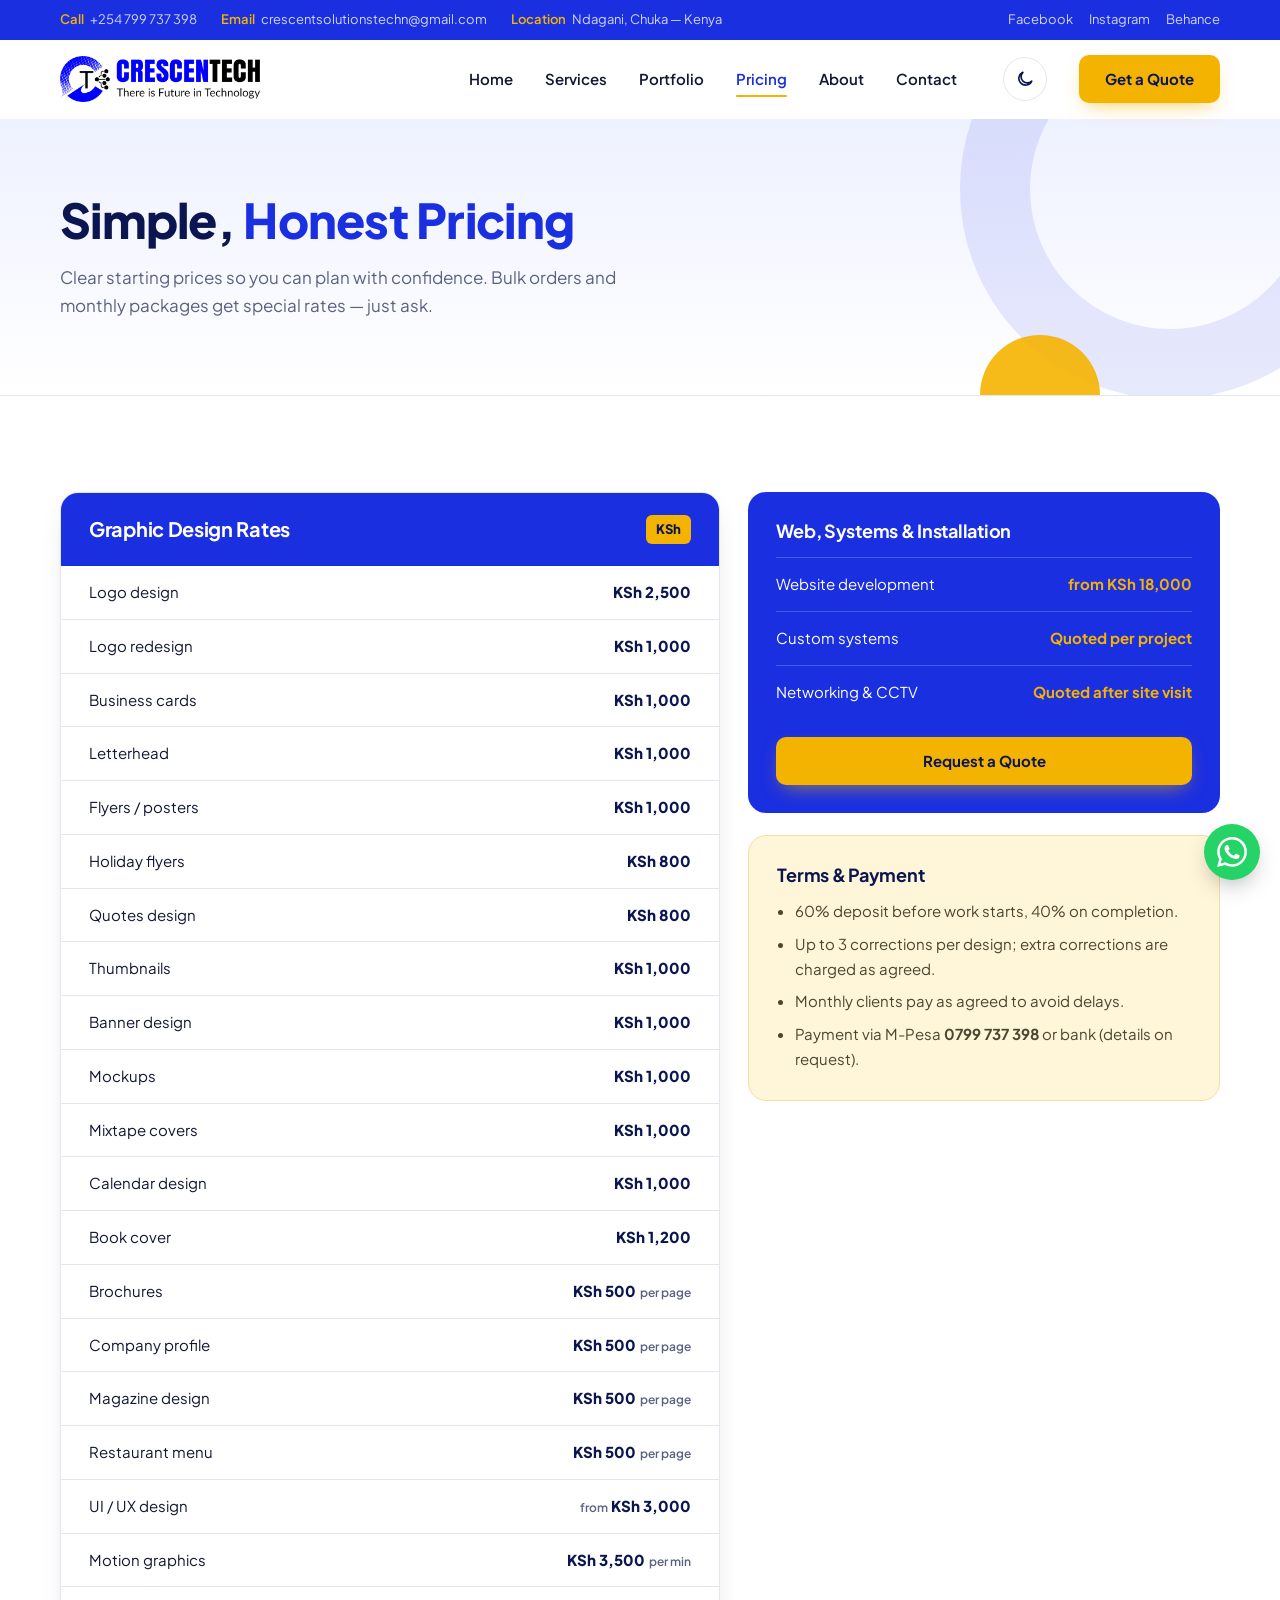
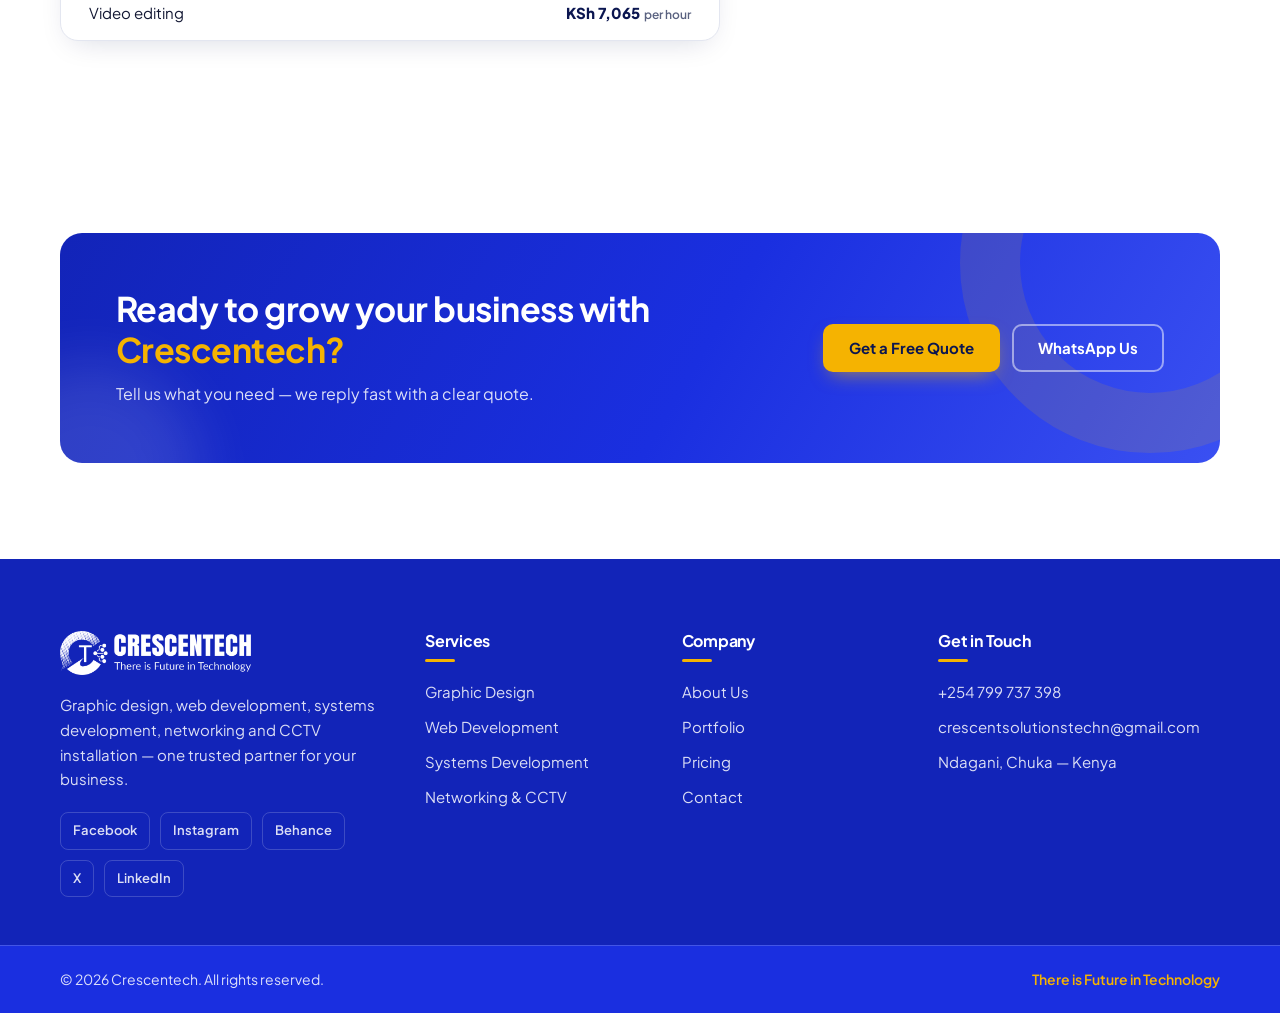
<file: pricing.html>
<!doctype html>
<html lang="en">
<head>
  <meta charset="utf-8">
  <meta name="viewport" content="width=device-width, initial-scale=1">
  <title>Pricing | Crescentech</title>
  <meta name="description" content="Graphic design rates and website pricing from Crescentech, Kenya.">
  <meta name="theme-color" content="#1a2fe0">
  <link rel="canonical" href="https://crescentech.vercel.app/pricing">
  <meta property="og:type" content="website">
  <meta property="og:site_name" content="Crescentech">
  <meta property="og:url" content="https://crescentech.vercel.app/pricing">
  <meta property="og:title" content="Pricing | Crescentech">
  <meta property="og:description" content="Graphic design rates and website pricing from Crescentech, Kenya.">
  <meta property="og:image" content="https://crescentech.vercel.app/assets/og-image.jpg">
  <meta property="og:image:secure_url" content="https://crescentech.vercel.app/assets/og-image.jpg">
  <meta property="og:image:type" content="image/jpeg">
  <meta property="og:image:width" content="1200">
  <meta property="og:image:height" content="630">
  <meta property="og:image:alt" content="Crescentech website — smart design and technology that helps your business grow">
  <meta name="twitter:card" content="summary_large_image">
  <meta name="twitter:title" content="Pricing | Crescentech">
  <meta name="twitter:description" content="Graphic design rates and website pricing from Crescentech, Kenya.">
  <meta name="twitter:image" content="https://crescentech.vercel.app/assets/og-image.jpg">
  <link rel="icon" type="image/png" href="assets/favicon.png">
  <link rel="preconnect" href="https://fonts.googleapis.com">
  <link rel="preconnect" href="https://fonts.gstatic.com" crossorigin>
  <link href="https://fonts.googleapis.com/css2?family=Plus+Jakarta+Sans:wght@400;500;600;700;800&display=swap" rel="stylesheet">
  <link rel="stylesheet" href="css/style.css">
  <script>try{if(localStorage.getItem('theme')==='dark')document.documentElement.dataset.theme='dark'}catch(e){}</script>
</head>
<body>
<a class="skip" href="#main">Skip to content</a>

<div class="topbar">
  <div class="container">
    <div class="topbar__info">
      <span><b>Call</b><a href="tel:+254799737398">+254 799 737 398</a></span>
      <span><b>Email</b><a href="mailto:crescentsolutionstechn@gmail.com">crescentsolutionstechn@gmail.com</a></span>
      <span><b>Location</b>Ndagani, Chuka — Kenya</span>
    </div>
    <div class="topbar__social">
      <a href="https://www.facebook.com/CrescentechKe" target="_blank" rel="noopener">Facebook</a>
      <a href="https://www.instagram.com/crescentechke" target="_blank" rel="noopener">Instagram</a>
      <a href="https://www.behance.net/CrescentechKenya" target="_blank" rel="noopener">Behance</a>
    </div>
  </div>
</div>

<header class="header" id="header">
  <div class="container">
    <a href="/" class="logo" aria-label="Crescentech home"><img class="logo__light" src="assets/logo-h.png" alt="Crescentech — There is Future in Technology" width="694" height="160"><img class="logo__dark" src="assets/logo-h-white.png" alt="" width="694" height="160"></a>
    <nav class="nav" id="nav" aria-label="Main">
        <a href="/">Home</a>
        <a href="/services">Services</a>
        <a href="/portfolio">Portfolio</a>
        <a href="/pricing" aria-current="page">Pricing</a>
        <a href="/about">About</a>
        <a href="/contact">Contact</a>
    </nav>
    <button class="theme-btn" type="button" aria-label="Switch to dark mode" title="Dark / light mode">
      <svg class="i-moon" viewBox="0 0 24 24" aria-hidden="true"><path d="M20 14.5A8 8 0 1 1 9.5 4a6.5 6.5 0 0 0 10.5 10.5z"/></svg>
      <svg class="i-sun" viewBox="0 0 24 24" aria-hidden="true"><circle cx="12" cy="12" r="4.2"/><path d="M12 2.5v2.2M12 19.3v2.2M2.5 12h2.2M19.3 12h2.2M5.3 5.3l1.6 1.6M17.1 17.1l1.6 1.6M5.3 18.7l1.6-1.6M17.1 6.9l1.6-1.6"/></svg>
    </button>
    <a href="/contact" class="btn btn--gold">Get a Quote</a>
    <button class="menu-btn" aria-label="Menu" aria-expanded="false" aria-controls="nav"><span></span><span></span><span></span></button>
  </div>
</header>

<main id="main">
<section class="page-hero">
  <div class="container">
    <h1>Simple, <span>Honest Pricing</span></h1>
    <p>Clear starting prices so you can plan with confidence. Bulk orders and monthly packages get special rates — just ask.</p>
  </div>
</section>

<section class="section">
  <div class="container price-wrap">
    <div class="price-card reveal">
      <div class="price-card__head"><h2>Graphic Design Rates</h2><span>KSh</span></div>
      <table class="price-table">
        <tbody>
          <tr><td>Logo design</td><td>KSh 2,500</td></tr>
          <tr><td>Logo redesign</td><td>KSh 1,000</td></tr>
          <tr><td>Business cards</td><td>KSh 1,000</td></tr>
          <tr><td>Letterhead</td><td>KSh 1,000</td></tr>
          <tr><td>Flyers / posters</td><td>KSh 1,000</td></tr>
          <tr><td>Holiday flyers</td><td>KSh 800</td></tr>
          <tr><td>Quotes design</td><td>KSh 800</td></tr>
          <tr><td>Thumbnails</td><td>KSh 1,000</td></tr>
          <tr><td>Banner design</td><td>KSh 1,000</td></tr>
          <tr><td>Mockups</td><td>KSh 1,000</td></tr>
          <tr><td>Mixtape covers</td><td>KSh 1,000</td></tr>
          <tr><td>Calendar design</td><td>KSh 1,000</td></tr>
          <tr><td>Book cover</td><td>KSh 1,200</td></tr>
          <tr><td>Brochures</td><td>KSh 500<small>per page</small></td></tr>
          <tr><td>Company profile</td><td>KSh 500<small>per page</small></td></tr>
          <tr><td>Magazine design</td><td>KSh 500<small>per page</small></td></tr>
          <tr><td>Restaurant menu</td><td>KSh 500<small>per page</small></td></tr>
          <tr><td>UI / UX design</td><td><small>from</small> KSh 3,000</td></tr>
          <tr><td>Motion graphics</td><td>KSh 3,500<small>per min</small></td></tr>
          <tr><td>Video editing</td><td>KSh 7,065<small>per hour</small></td></tr>
        </tbody>
      </table>
    </div>
    <div class="price-side">
      <div class="tech-price reveal">
        <h3>Web, Systems &amp; Installation</h3>
        <div><span>Website development</span><b>from KSh 18,000</b></div>
        <div><span>Custom systems</span><b>Quoted per project</b></div>
        <div><span>Networking &amp; CCTV</span><b>Quoted after site visit</b></div>
        <a href="/contact" class="btn btn--gold" style="margin-top:18px;width:100%">Request a Quote</a>
      </div>
      <div class="terms reveal">
        <h3>Terms &amp; Payment</h3>
        <ul>
          <li>60% deposit before work starts, 40% on completion.</li>
          <li>Up to 3 corrections per design; extra corrections are charged as agreed.</li>
          <li>Monthly clients pay as agreed to avoid delays.</li>
          <li>Payment via M-Pesa <b>0799 737 398</b> or bank (details on request).</li>
        </ul>
      </div>
    </div>
  </div>
</section>

<section class="section">
  <div class="container">
    <div class="cta reveal">
      <div>
        <h2>Ready to grow your business with <span>Crescentech?</span></h2>
        <p>Tell us what you need — we reply fast with a clear quote.</p>
      </div>
      <div class="cta__btns">
        <a href="/contact" class="btn btn--gold">Get a Free Quote</a>
        <a href="https://wa.me/254799737398" class="btn btn--light" target="_blank" rel="noopener">WhatsApp Us</a>
      </div>
    </div>
  </div>
</section>
</main>

<footer class="footer">
  <div class="container footer__grid">
    <div>
      <img src="assets/logo-h-white.png" alt="Crescentech" width="694" height="160" loading="lazy">
      <p>Graphic design, web development, systems development, networking and CCTV installation — one trusted partner for your business.</p>
      <div class="footer__social">
        <a href="https://www.facebook.com/CrescentechKe" target="_blank" rel="noopener">Facebook</a>
        <a href="https://www.instagram.com/crescentechke" target="_blank" rel="noopener">Instagram</a>
        <a href="https://www.behance.net/CrescentechKenya" target="_blank" rel="noopener">Behance</a>
        <a href="https://x.com/CrescentechKe" target="_blank" rel="noopener">X</a>
        <!-- TODO: replace with your exact LinkedIn profile URL -->
        <a href="https://www.linkedin.com/search/results/all/?keywords=Barasa%20Briston" target="_blank" rel="noopener">LinkedIn</a>
      </div>
    </div>
    <div>
      <h4>Services</h4>
      <ul>
        <li><a href="/services#design">Graphic Design</a></li>
        <li><a href="/services#web">Web Development</a></li>
        <li><a href="/services#systems">Systems Development</a></li>
        <li><a href="/services#networking">Networking &amp; CCTV</a></li>
      </ul>
    </div>
    <div>
      <h4>Company</h4>
      <ul>
        <li><a href="/about">About Us</a></li>
        <li><a href="/portfolio">Portfolio</a></li>
        <li><a href="/pricing">Pricing</a></li>
        <li><a href="/contact">Contact</a></li>
      </ul>
    </div>
    <div>
      <h4>Get in Touch</h4>
      <ul>
        <li><a href="tel:+254799737398">+254 799 737 398</a></li>
        <li><a href="mailto:crescentsolutionstechn@gmail.com">crescentsolutionstechn@gmail.com</a></li>
        <li>Ndagani, Chuka — Kenya</li>
      </ul>
    </div>
  </div>
  <div class="footer__bottom">
    <div class="container">
      <span>© <span data-year>2026</span> Crescentech. All rights reserved.</span>
      <em>There is Future in Technology</em>
    </div>
  </div>
</footer>

<a class="wa" href="https://wa.me/254799737398" target="_blank" rel="noopener" aria-label="Chat on WhatsApp"><svg viewBox="0 0 24 24" aria-hidden="true"><path d="M17.472 14.382c-.297-.149-1.758-.867-2.03-.967-.273-.099-.471-.148-.67.15-.197.297-.767.966-.94 1.164-.173.199-.347.223-.644.075-.297-.15-1.255-.463-2.39-1.475-.883-.788-1.48-1.761-1.653-2.059-.173-.297-.018-.458.13-.606.134-.133.298-.347.446-.52.149-.174.198-.298.298-.497.099-.198.05-.371-.025-.52-.075-.149-.669-1.612-.916-2.207-.242-.579-.487-.5-.669-.51-.173-.008-.371-.01-.57-.01-.198 0-.52.074-.792.372-.272.297-1.04 1.016-1.04 2.479 0 1.462 1.065 2.875 1.213 3.074.149.198 2.096 3.2 5.077 4.487.709.306 1.262.489 1.694.625.712.227 1.36.195 1.871.118.571-.085 1.758-.719 2.006-1.413.248-.694.248-1.289.173-1.413-.074-.124-.272-.198-.57-.347m-5.421 7.403h-.004a9.87 9.87 0 01-5.031-1.378l-.361-.214-3.741.982.998-3.648-.235-.374a9.86 9.86 0 01-1.51-5.26c.001-5.45 4.436-9.884 9.888-9.884 2.64 0 5.122 1.03 6.988 2.898a9.825 9.825 0 012.893 6.994c-.003 5.45-4.437 9.884-9.885 9.884m8.413-18.297A11.815 11.815 0 0012.05 0C5.495 0 .16 5.335.157 11.892c0 2.096.547 4.142 1.588 5.945L.057 24l6.305-1.654a11.882 11.882 0 005.683 1.448h.005c6.554 0 11.89-5.335 11.893-11.893a11.821 11.821 0 00-3.48-8.413z"/></svg></a>

<div class="lightbox" id="lightbox" role="dialog" aria-modal="true" aria-label="Image viewer" hidden>
  <button class="lb-btn lb-close" aria-label="Close">✕</button>
  <button class="lb-btn lb-prev" aria-label="Previous">‹</button>
  <figure><img alt=""><figcaption></figcaption></figure>
  <button class="lb-btn lb-next" aria-label="Next">›</button>
</div>

<script src="js/main.js" defer></script>
</body>
</html>
</file>
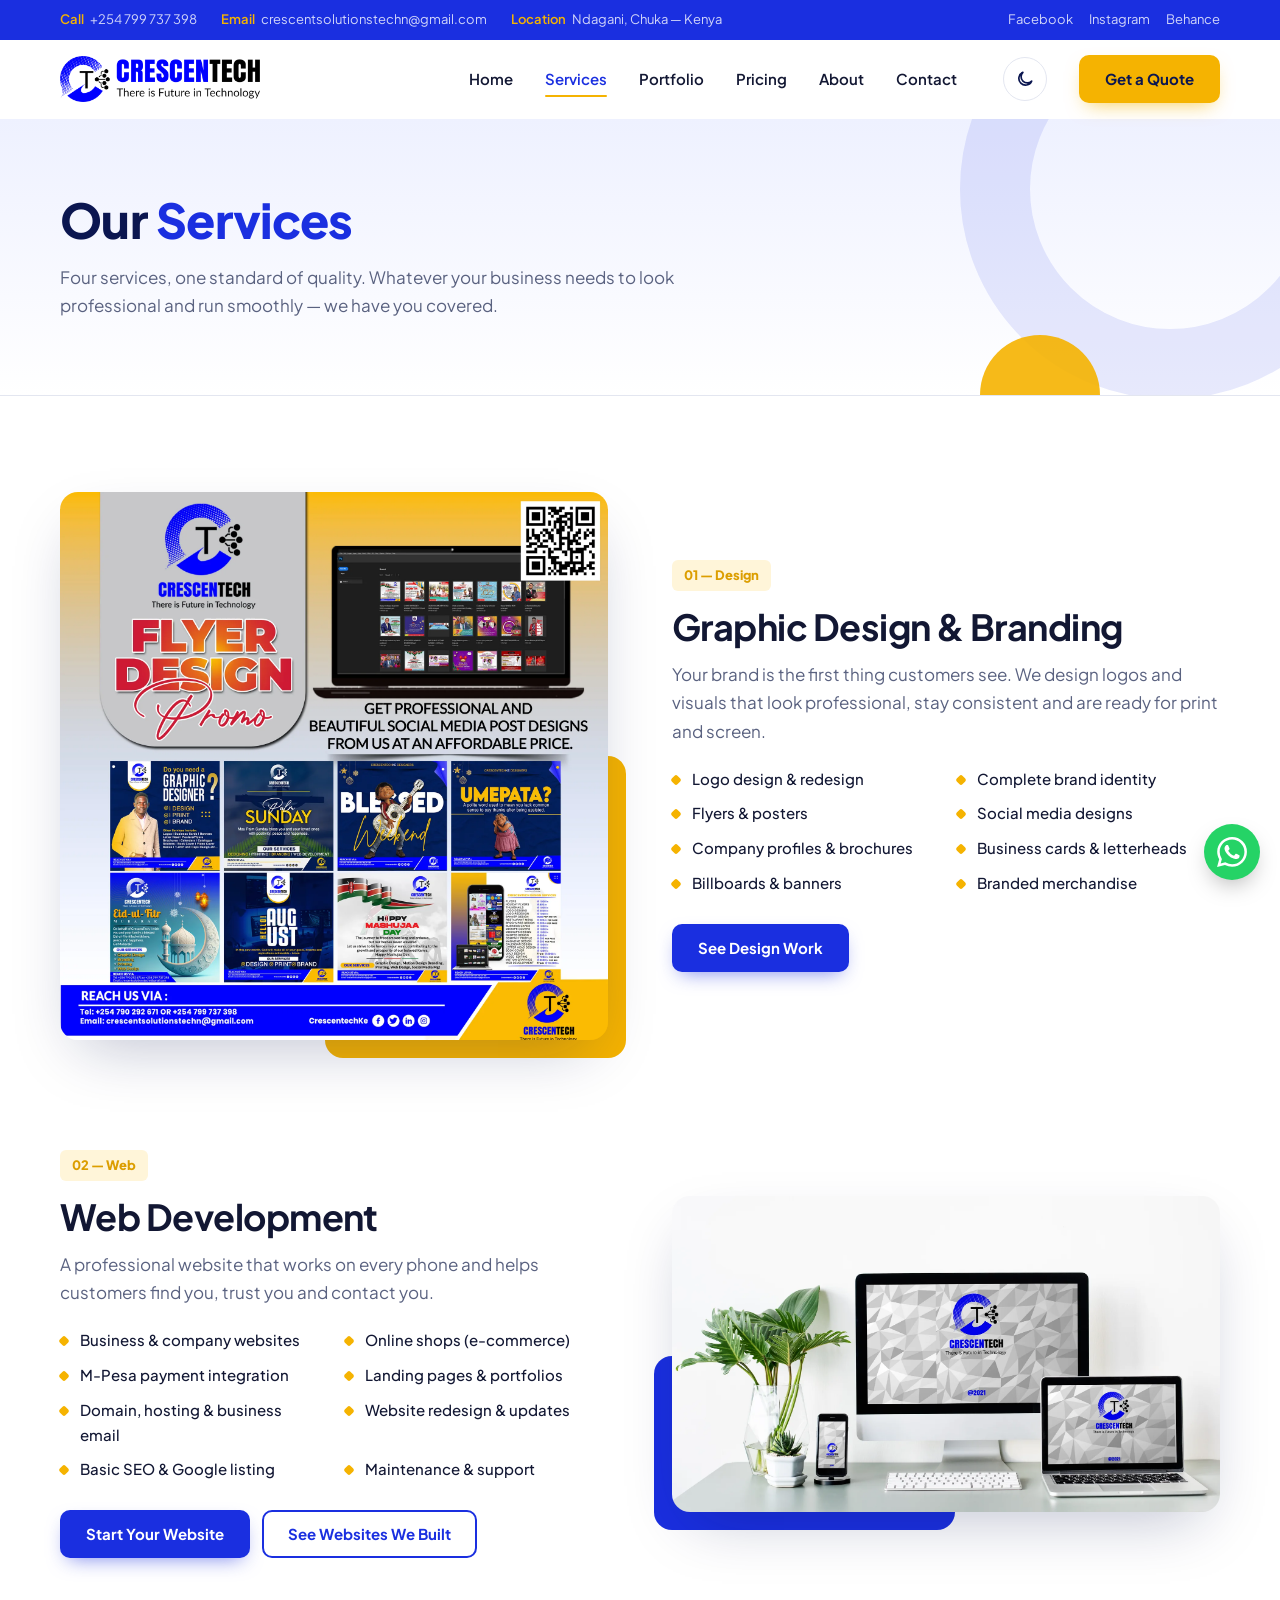
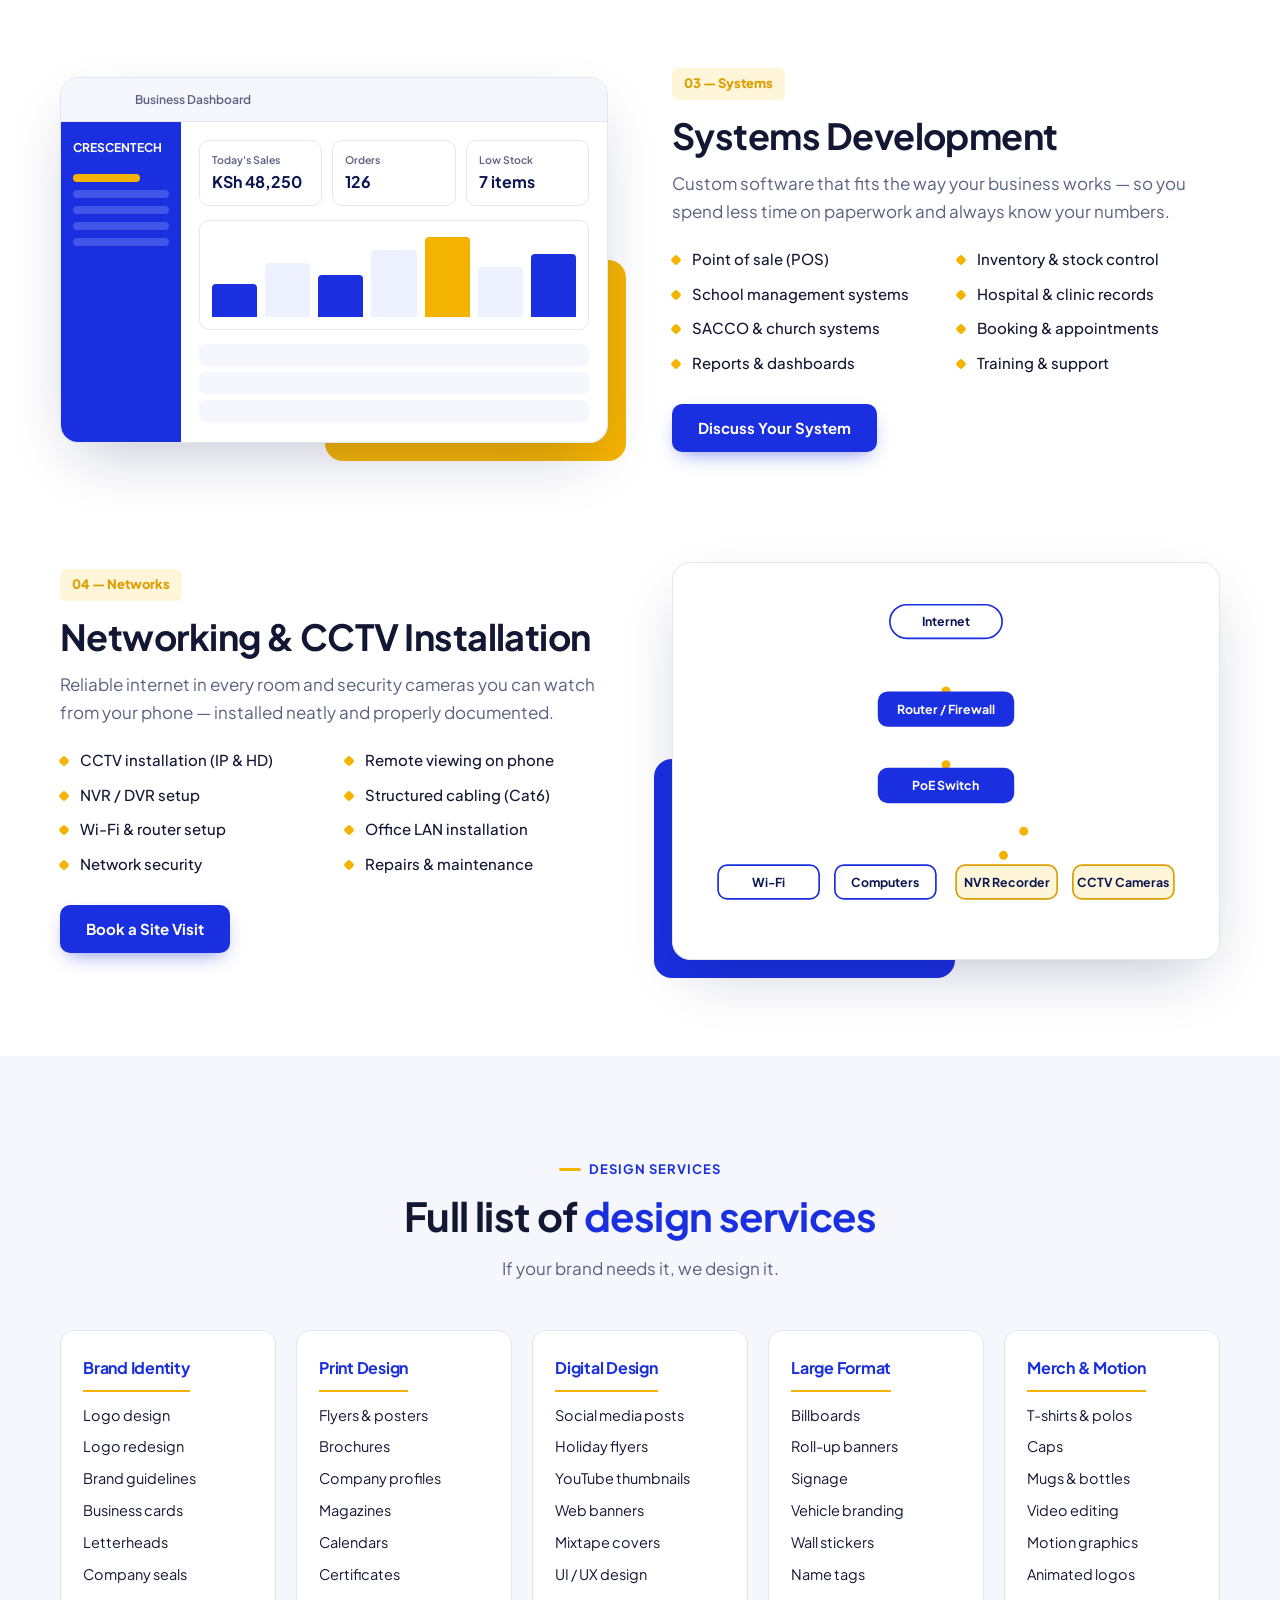
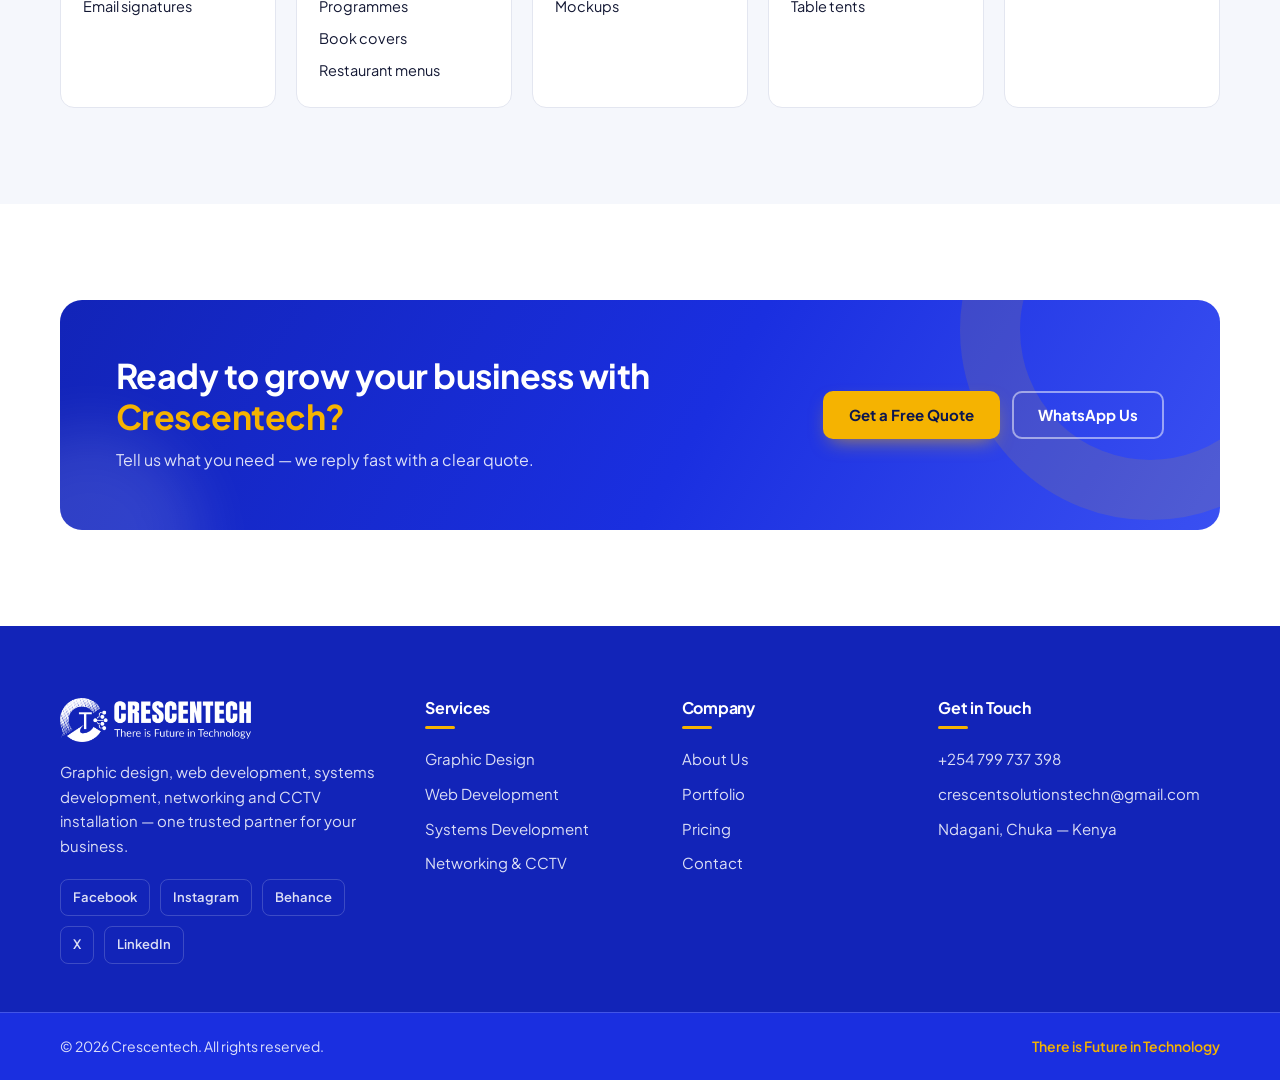
<file: services.html>
<!doctype html>
<html lang="en">
<head>
  <meta charset="utf-8">
  <meta name="viewport" content="width=device-width, initial-scale=1">
  <title>Services | Crescentech</title>
  <meta name="description" content="Graphic design, web development, systems development, networking and CCTV installation by Crescentech, Kenya.">
  <meta name="theme-color" content="#1a2fe0">
  <link rel="canonical" href="https://crescentech.vercel.app/services">
  <meta property="og:type" content="website">
  <meta property="og:site_name" content="Crescentech">
  <meta property="og:url" content="https://crescentech.vercel.app/services">
  <meta property="og:title" content="Services | Crescentech">
  <meta property="og:description" content="Graphic design, web development, systems development, networking and CCTV installation by Crescentech, Kenya.">
  <meta property="og:image" content="https://crescentech.vercel.app/assets/og-image.jpg">
  <meta property="og:image:secure_url" content="https://crescentech.vercel.app/assets/og-image.jpg">
  <meta property="og:image:type" content="image/jpeg">
  <meta property="og:image:width" content="1200">
  <meta property="og:image:height" content="630">
  <meta property="og:image:alt" content="Crescentech website — smart design and technology that helps your business grow">
  <meta name="twitter:card" content="summary_large_image">
  <meta name="twitter:title" content="Services | Crescentech">
  <meta name="twitter:description" content="Graphic design, web development, systems development, networking and CCTV installation by Crescentech, Kenya.">
  <meta name="twitter:image" content="https://crescentech.vercel.app/assets/og-image.jpg">
  <link rel="icon" type="image/png" href="assets/favicon.png">
  <link rel="preconnect" href="https://fonts.googleapis.com">
  <link rel="preconnect" href="https://fonts.gstatic.com" crossorigin>
  <link href="https://fonts.googleapis.com/css2?family=Plus+Jakarta+Sans:wght@400;500;600;700;800&display=swap" rel="stylesheet">
  <link rel="stylesheet" href="css/style.css">
  <script>try{if(localStorage.getItem('theme')==='dark')document.documentElement.dataset.theme='dark'}catch(e){}</script>
</head>
<body>
<a class="skip" href="#main">Skip to content</a>

<div class="topbar">
  <div class="container">
    <div class="topbar__info">
      <span><b>Call</b><a href="tel:+254799737398">+254 799 737 398</a></span>
      <span><b>Email</b><a href="mailto:crescentsolutionstechn@gmail.com">crescentsolutionstechn@gmail.com</a></span>
      <span><b>Location</b>Ndagani, Chuka — Kenya</span>
    </div>
    <div class="topbar__social">
      <a href="https://www.facebook.com/CrescentechKe" target="_blank" rel="noopener">Facebook</a>
      <a href="https://www.instagram.com/crescentechke" target="_blank" rel="noopener">Instagram</a>
      <a href="https://www.behance.net/CrescentechKenya" target="_blank" rel="noopener">Behance</a>
    </div>
  </div>
</div>

<header class="header" id="header">
  <div class="container">
    <a href="/" class="logo" aria-label="Crescentech home"><img class="logo__light" src="assets/logo-h.png" alt="Crescentech — There is Future in Technology" width="694" height="160"><img class="logo__dark" src="assets/logo-h-white.png" alt="" width="694" height="160"></a>
    <nav class="nav" id="nav" aria-label="Main">
        <a href="/">Home</a>
        <a href="/services" aria-current="page">Services</a>
        <a href="/portfolio">Portfolio</a>
        <a href="/pricing">Pricing</a>
        <a href="/about">About</a>
        <a href="/contact">Contact</a>
    </nav>
    <button class="theme-btn" type="button" aria-label="Switch to dark mode" title="Dark / light mode">
      <svg class="i-moon" viewBox="0 0 24 24" aria-hidden="true"><path d="M20 14.5A8 8 0 1 1 9.5 4a6.5 6.5 0 0 0 10.5 10.5z"/></svg>
      <svg class="i-sun" viewBox="0 0 24 24" aria-hidden="true"><circle cx="12" cy="12" r="4.2"/><path d="M12 2.5v2.2M12 19.3v2.2M2.5 12h2.2M19.3 12h2.2M5.3 5.3l1.6 1.6M17.1 17.1l1.6 1.6M5.3 18.7l1.6-1.6M17.1 6.9l1.6-1.6"/></svg>
    </button>
    <a href="/contact" class="btn btn--gold">Get a Quote</a>
    <button class="menu-btn" aria-label="Menu" aria-expanded="false" aria-controls="nav"><span></span><span></span><span></span></button>
  </div>
</header>

<main id="main">
<section class="page-hero">
  <div class="container">
    <h1>Our <span>Services</span></h1>
    <p>Four services, one standard of quality. Whatever your business needs to look professional and run smoothly — we have you covered.</p>
  </div>
</section>

<section class="section">
  <div class="container">

    <div class="service split" id="design">
      <div class="split__media reveal"><img src="assets/work/p-promo.webp" alt="Collection of Crescentech flyer designs" width="1800" height="1800" loading="lazy"></div>
      <div class="reveal">
        <span class="service__tag">01 — Design</span>
        <h2>Graphic Design &amp; Branding</h2>
        <p class="lead">Your brand is the first thing customers see. We design logos and visuals that look professional, stay consistent and are ready for print and screen.</p>
        <ul class="bullets">
          <li>Logo design &amp; redesign</li><li>Complete brand identity</li><li>Flyers &amp; posters</li><li>Social media designs</li>
          <li>Company profiles &amp; brochures</li><li>Business cards &amp; letterheads</li><li>Billboards &amp; banners</li><li>Branded merchandise</li>
        </ul>
        <a href="/portfolio" class="btn btn--blue">See Design Work</a>
      </div>
    </div>

    <div class="service split split--rev" id="web">
      <div class="split__media reveal"><img src="assets/work/web-devices.webp" alt="Responsive website on desktop, laptop and phone" width="1800" height="1039" loading="lazy"></div>
      <div class="reveal">
        <span class="service__tag">02 — Web</span>
        <h2>Web Development</h2>
        <p class="lead">A professional website that works on every phone and helps customers find you, trust you and contact you.</p>
        <ul class="bullets">
          <li>Business &amp; company websites</li><li>Online shops (e-commerce)</li><li>M-Pesa payment integration</li><li>Landing pages &amp; portfolios</li>
          <li>Domain, hosting &amp; business email</li><li>Website redesign &amp; updates</li><li>Basic SEO &amp; Google listing</li><li>Maintenance &amp; support</li>
        </ul>
        <div style="display:flex;gap:12px;flex-wrap:wrap"><a href="/contact" class="btn btn--blue">Start Your Website</a><a href="/portfolio#websites" class="btn btn--outline">See Websites We Built</a></div>
      </div>
    </div>

    <div class="service split" id="systems">
      <div class="split__media reveal" aria-hidden="true">
        <div class="mock">
          <div class="mock__bar"><i></i><i></i><i></i><span>Business Dashboard</span></div>
          <div class="mock__body">
            <div class="mock__side"><b>CRESCENTECH</b><span class="on"></span><span></span><span></span><span></span><span></span></div>
            <div class="mock__main">
              <div class="mock__stats">
                <div class="mock__stat"><small>Today's Sales</small><b>KSh 48,250</b></div>
                <div class="mock__stat"><small>Orders</small><b>126</b></div>
                <div class="mock__stat"><small>Low Stock</small><b>7 items</b></div>
              </div>
              <div class="mock__chart"><i style="height:40%"></i><i style="height:65%"></i><i style="height:50%"></i><i style="height:80%"></i><i style="height:95%"></i><i style="height:60%"></i><i style="height:75%"></i></div>
              <div class="mock__rows"><span></span><span></span><span></span></div>
            </div>
          </div>
        </div>
      </div>
      <div class="reveal">
        <span class="service__tag">03 — Systems</span>
        <h2>Systems Development</h2>
        <p class="lead">Custom software that fits the way your business works — so you spend less time on paperwork and always know your numbers.</p>
        <ul class="bullets">
          <li>Point of sale (POS)</li><li>Inventory &amp; stock control</li><li>School management systems</li><li>Hospital &amp; clinic records</li>
          <li>SACCO &amp; church systems</li><li>Booking &amp; appointments</li><li>Reports &amp; dashboards</li><li>Training &amp; support</li>
        </ul>
        <a href="/contact" class="btn btn--blue">Discuss Your System</a>
      </div>
    </div>

    <div class="service split split--rev" id="networking">
      <div class="split__media reveal">
        <div class="diagram">
          <svg viewBox="0 0 440 300" role="img" aria-label="Network diagram: internet to router, switch, Wi-Fi, computers, NVR recorder and CCTV cameras">
            <path id="w1" class="ln" d="M220 44 V 92"/>
            <path id="w2" class="ln" d="M220 122 V 160"/>
            <path class="ln" d="M220 190 C 220 220, 62 214, 62 246"/>
            <path class="ln" d="M220 190 C 220 222, 166 222, 166 246"/>
            <path id="w5" class="ln" d="M220 190 C 220 222, 274 222, 274 246"/>
            <path id="w6" class="ln" d="M220 190 C 220 220, 378 214, 378 246"/>
            <circle r="4" class="pk"><animateMotion dur="2s" repeatCount="indefinite"><mpath href="#w1"/></animateMotion></circle>
            <circle r="4" class="pk"><animateMotion dur="1.6s" begin=".5s" repeatCount="indefinite"><mpath href="#w2"/></animateMotion></circle>
            <circle r="4" class="pk"><animateMotion dur="2.2s" repeatCount="indefinite"><mpath href="#w5"/></animateMotion></circle>
            <circle r="4" class="pk"><animateMotion dur="2.6s" begin=".8s" repeatCount="indefinite"><mpath href="#w6"/></animateMotion></circle>
            <rect class="nd" x="170" y="14" width="100" height="30" rx="15"/><text x="220" y="33">Internet</text>
            <rect class="nd nd--navy" x="160" y="92" width="120" height="30" rx="8"/><text x="220" y="111">Router / Firewall</text>
            <rect class="nd nd--navy" x="160" y="160" width="120" height="30" rx="8"/><text x="220" y="179">PoE Switch</text>
            <rect class="nd" x="17" y="246" width="90" height="30" rx="8"/><text x="62" y="265">Wi-Fi</text>
            <rect class="nd" x="121" y="246" width="90" height="30" rx="8"/><text x="166" y="265">Computers</text>
            <rect class="nd nd--gold" x="229" y="246" width="90" height="30" rx="8"/><text x="274" y="265">NVR Recorder</text>
            <rect class="nd nd--gold" x="333" y="246" width="90" height="30" rx="8"/><text x="378" y="265">CCTV Cameras</text>
          </svg>
        </div>
      </div>
      <div class="reveal">
        <span class="service__tag">04 — Networks</span>
        <h2>Networking &amp; CCTV Installation</h2>
        <p class="lead">Reliable internet in every room and security cameras you can watch from your phone — installed neatly and properly documented.</p>
        <ul class="bullets">
          <li>CCTV installation (IP &amp; HD)</li><li>Remote viewing on phone</li><li>NVR / DVR setup</li><li>Structured cabling (Cat6)</li>
          <li>Wi-Fi &amp; router setup</li><li>Office LAN installation</li><li>Network security</li><li>Repairs &amp; maintenance</li>
        </ul>
        <a href="/contact" class="btn btn--blue">Book a Site Visit</a>
      </div>
    </div>

  </div>
</section>

<section class="section section--soft">
  <div class="container">
    <div class="head head--center reveal">
      <span class="kicker">Design services</span>
      <h2 class="title">Full list of <span>design services</span></h2>
      <p class="lead">If your brand needs it, we design it.</p>
    </div>
    <div class="design-list">
      <div class="reveal"><h3>Brand Identity</h3><ul><li>Logo design</li><li>Logo redesign</li><li>Brand guidelines</li><li>Business cards</li><li>Letterheads</li><li>Company seals</li><li>Email signatures</li></ul></div>
      <div class="reveal"><h3>Print Design</h3><ul><li>Flyers &amp; posters</li><li>Brochures</li><li>Company profiles</li><li>Magazines</li><li>Calendars</li><li>Certificates</li><li>Programmes</li><li>Book covers</li><li>Restaurant menus</li></ul></div>
      <div class="reveal"><h3>Digital Design</h3><ul><li>Social media posts</li><li>Holiday flyers</li><li>YouTube thumbnails</li><li>Web banners</li><li>Mixtape covers</li><li>UI / UX design</li><li>Mockups</li></ul></div>
      <div class="reveal"><h3>Large Format</h3><ul><li>Billboards</li><li>Roll-up banners</li><li>Signage</li><li>Vehicle branding</li><li>Wall stickers</li><li>Name tags</li><li>Table tents</li></ul></div>
      <div class="reveal"><h3>Merch &amp; Motion</h3><ul><li>T-shirts &amp; polos</li><li>Caps</li><li>Mugs &amp; bottles</li><li>Video editing</li><li>Motion graphics</li><li>Animated logos</li></ul></div>
    </div>
  </div>
</section>

<section class="section">
  <div class="container">
    <div class="cta reveal">
      <div>
        <h2>Ready to grow your business with <span>Crescentech?</span></h2>
        <p>Tell us what you need — we reply fast with a clear quote.</p>
      </div>
      <div class="cta__btns">
        <a href="/contact" class="btn btn--gold">Get a Free Quote</a>
        <a href="https://wa.me/254799737398" class="btn btn--light" target="_blank" rel="noopener">WhatsApp Us</a>
      </div>
    </div>
  </div>
</section>
</main>

<footer class="footer">
  <div class="container footer__grid">
    <div>
      <img src="assets/logo-h-white.png" alt="Crescentech" width="694" height="160" loading="lazy">
      <p>Graphic design, web development, systems development, networking and CCTV installation — one trusted partner for your business.</p>
      <div class="footer__social">
        <a href="https://www.facebook.com/CrescentechKe" target="_blank" rel="noopener">Facebook</a>
        <a href="https://www.instagram.com/crescentechke" target="_blank" rel="noopener">Instagram</a>
        <a href="https://www.behance.net/CrescentechKenya" target="_blank" rel="noopener">Behance</a>
        <a href="https://x.com/CrescentechKe" target="_blank" rel="noopener">X</a>
        <!-- TODO: replace with your exact LinkedIn profile URL -->
        <a href="https://www.linkedin.com/search/results/all/?keywords=Barasa%20Briston" target="_blank" rel="noopener">LinkedIn</a>
      </div>
    </div>
    <div>
      <h4>Services</h4>
      <ul>
        <li><a href="/services#design">Graphic Design</a></li>
        <li><a href="/services#web">Web Development</a></li>
        <li><a href="/services#systems">Systems Development</a></li>
        <li><a href="/services#networking">Networking &amp; CCTV</a></li>
      </ul>
    </div>
    <div>
      <h4>Company</h4>
      <ul>
        <li><a href="/about">About Us</a></li>
        <li><a href="/portfolio">Portfolio</a></li>
        <li><a href="/pricing">Pricing</a></li>
        <li><a href="/contact">Contact</a></li>
      </ul>
    </div>
    <div>
      <h4>Get in Touch</h4>
      <ul>
        <li><a href="tel:+254799737398">+254 799 737 398</a></li>
        <li><a href="mailto:crescentsolutionstechn@gmail.com">crescentsolutionstechn@gmail.com</a></li>
        <li>Ndagani, Chuka — Kenya</li>
      </ul>
    </div>
  </div>
  <div class="footer__bottom">
    <div class="container">
      <span>© <span data-year>2026</span> Crescentech. All rights reserved.</span>
      <em>There is Future in Technology</em>
    </div>
  </div>
</footer>

<a class="wa" href="https://wa.me/254799737398" target="_blank" rel="noopener" aria-label="Chat on WhatsApp"><svg viewBox="0 0 24 24" aria-hidden="true"><path d="M17.472 14.382c-.297-.149-1.758-.867-2.03-.967-.273-.099-.471-.148-.67.15-.197.297-.767.966-.94 1.164-.173.199-.347.223-.644.075-.297-.15-1.255-.463-2.39-1.475-.883-.788-1.48-1.761-1.653-2.059-.173-.297-.018-.458.13-.606.134-.133.298-.347.446-.52.149-.174.198-.298.298-.497.099-.198.05-.371-.025-.52-.075-.149-.669-1.612-.916-2.207-.242-.579-.487-.5-.669-.51-.173-.008-.371-.01-.57-.01-.198 0-.52.074-.792.372-.272.297-1.04 1.016-1.04 2.479 0 1.462 1.065 2.875 1.213 3.074.149.198 2.096 3.2 5.077 4.487.709.306 1.262.489 1.694.625.712.227 1.36.195 1.871.118.571-.085 1.758-.719 2.006-1.413.248-.694.248-1.289.173-1.413-.074-.124-.272-.198-.57-.347m-5.421 7.403h-.004a9.87 9.87 0 01-5.031-1.378l-.361-.214-3.741.982.998-3.648-.235-.374a9.86 9.86 0 01-1.51-5.26c.001-5.45 4.436-9.884 9.888-9.884 2.64 0 5.122 1.03 6.988 2.898a9.825 9.825 0 012.893 6.994c-.003 5.45-4.437 9.884-9.885 9.884m8.413-18.297A11.815 11.815 0 0012.05 0C5.495 0 .16 5.335.157 11.892c0 2.096.547 4.142 1.588 5.945L.057 24l6.305-1.654a11.882 11.882 0 005.683 1.448h.005c6.554 0 11.89-5.335 11.893-11.893a11.821 11.821 0 00-3.48-8.413z"/></svg></a>

<div class="lightbox" id="lightbox" role="dialog" aria-modal="true" aria-label="Image viewer" hidden>
  <button class="lb-btn lb-close" aria-label="Close">✕</button>
  <button class="lb-btn lb-prev" aria-label="Previous">‹</button>
  <figure><img alt=""><figcaption></figcaption></figure>
  <button class="lb-btn lb-next" aria-label="Next">›</button>
</div>

<script src="js/main.js" defer></script>
</body>
</html>
</file>
<file: css/style.css>
/* ==========================================================================
   CRESCENTECH — website styles
   Brand: Crescent blue + gold, on clean white.
   ========================================================================== */

:root {
  --blue: #1a2fe0;
  --blue-dark: #1224b8;
  --navy: #0b1650;
  --navy-2: #101e66;
  --ink: #0b1650; /* dark text on gold/white, same in both themes */
  --gold: #f5b301;
  --gold-dark: #dc9e00;
  --gold-soft: #fff5d9;
  --blue-soft: #eef1ff;

  --text: #121733;
  --muted: #5a6280;
  --line: #e3e6f0;
  --bg: #ffffff;
  --bg-soft: #f5f7fc;
  --surface: #ffffff;
  --row-alt: var(--row-alt);
  --line-strong: var(--line-strong);
  --header-bg: rgba(255,255,255,.96);
  --terms-line: #f3dfa2;
  --terms-text: #4a4630;

  --font: "Plus Jakarta Sans", system-ui, -apple-system, "Segoe UI", sans-serif;
  --radius: 14px;
  --shadow: 0 10px 30px -12px rgba(11, 22, 80, .18);
  --shadow-lg: 0 24px 60px -20px rgba(11, 22, 80, .28);
  --max: 1200px;
  --ease: cubic-bezier(.2, .7, .2, 1);
}

/* dark mode — deep brand navy, never pure black */
:root[data-theme="dark"] {
  color-scheme: dark;
  --blue: #4257ff;
  --blue-dark: #1f33d6;
  --navy: #f2f4fc;
  --blue-soft: #18214f;
  --gold-soft: #2b2612;
  --text: #e6e9f5;
  --muted: #a4acc9;
  --line: #27315f;
  --line-strong: #36427a;
  --bg: #0e1433;
  --bg-soft: #131b40;
  --surface: #172049;
  --row-alt: #1a2350;
  --header-bg: rgba(14,20,51,.94);
  --terms-line: #4d4320;
  --terms-text: #e8dfbb;
  --shadow: 0 10px 30px -12px rgba(0,0,0,.5);
  --shadow-lg: 0 24px 60px -20px rgba(0,0,0,.6);
}

*, *::before, *::after { box-sizing: border-box; }
html { scroll-behavior: smooth; -webkit-text-size-adjust: 100%; }
body {
  margin: 0; background: var(--bg); color: var(--text);
  font-family: var(--font); font-size: 16px; line-height: 1.65;
  -webkit-font-smoothing: antialiased; overflow-x: hidden;
}
img { display: block; max-width: 100%; height: auto; }
a { color: inherit; text-decoration: none; }
button { font: inherit; cursor: pointer; }
h1, h2, h3, h4 { margin: 0; line-height: 1.2; font-weight: 700; letter-spacing: -.015em; }
p { margin: 0; }
:focus-visible { outline: 2px solid var(--gold); outline-offset: 3px; }
::selection { background: var(--gold); color: var(--ink); }

.container { width: 100%; max-width: var(--max); margin: 0 auto; padding: 0 20px; }
.section { padding: 96px 0; }
.section--soft { background: var(--bg-soft); }
.skip { position: absolute; left: -999px; top: 8px; z-index: 100; background: var(--gold); padding: 8px 14px; border-radius: 6px; }
.skip:focus { left: 8px; }

/* ---------- type helpers ---------- */
.kicker {
  display: inline-flex; align-items: center; gap: 8px;
  font-size: 13px; font-weight: 700; letter-spacing: .08em; text-transform: uppercase; color: var(--blue);
}
.kicker::before { content: ""; width: 22px; height: 3px; border-radius: 2px; background: var(--gold); }
.title { font-size: clamp(28px, 3.2vw, 40px); margin-top: 12px; }
.title span { color: var(--blue); }
.lead { color: var(--muted); font-size: 17px; max-width: 620px; margin-top: 14px; }
.head { margin-bottom: 48px; }
.head--center { text-align: center; }
.head--center .lead { margin-left: auto; margin-right: auto; }
.head--split { display: flex; justify-content: space-between; align-items: flex-end; gap: 24px; flex-wrap: wrap; }

/* ---------- buttons ---------- */
.btn {
  display: inline-flex; align-items: center; justify-content: center; gap: 8px;
  padding: 13px 24px; border-radius: 10px; border: 2px solid transparent;
  font-weight: 700; font-size: 15px; line-height: 1.2;
  transition: background .2s, color .2s, border-color .2s, transform .2s, box-shadow .2s;
}
.btn:hover { transform: translateY(-2px); }
.btn--gold { background: var(--gold); color: var(--ink); box-shadow: 0 8px 20px -8px rgba(245,179,1,.7); }
.btn--gold:hover { background: var(--gold-dark); }
.btn--blue { background: var(--blue); color: #fff; box-shadow: 0 8px 20px -8px rgba(26,47,224,.6); }
.btn--blue:hover { background: var(--blue-dark); }
.btn--outline { border-color: var(--blue); color: var(--blue); }
.btn--outline:hover { background: var(--blue); color: #fff; }
.btn--light { border-color: rgba(255,255,255,.5); color: #fff; }
.btn--light:hover { background: #fff; color: var(--ink); }
.link { color: var(--blue); font-weight: 700; display: inline-flex; gap: 6px; align-items: center; }
.link span { transition: transform .2s; }
.link:hover span { transform: translateX(4px); }

/* ==========================================================================
   HEADER
   ========================================================================== */
.topbar { background: var(--blue); color: rgba(255,255,255,.8); font-size: 13px; }
.topbar .container { display: flex; justify-content: space-between; align-items: center; gap: 16px; min-height: 40px; }
.topbar__info { display: flex; gap: 24px; flex-wrap: wrap; }
.topbar a:hover { color: var(--gold); }
.topbar__info b { color: var(--gold); font-weight: 600; margin-right: 6px; }
.topbar__social { display: flex; gap: 16px; }

.header { position: sticky; top: 0; z-index: 50; background: var(--header-bg); backdrop-filter: blur(10px); border-bottom: 1px solid transparent; transition: box-shadow .3s, border-color .3s; }
.header.is-scrolled { box-shadow: 0 6px 24px -14px rgba(11,22,80,.3); border-color: var(--line); }
.header .container { display: flex; align-items: center; gap: 32px; min-height: 78px; }
.logo img { height: 46px; width: auto; }
.logo__dark { display: none; }
[data-theme="dark"] .logo__light { display: none; }
[data-theme="dark"] .logo__dark { display: block; }

.theme-btn { flex: none; width: 44px; height: 44px; border-radius: 50%; border: 1px solid var(--line); background: var(--surface); color: var(--navy); display: grid; place-items: center; padding: 0; transition: border-color .2s, color .2s; }
.theme-btn:hover { border-color: var(--gold); color: var(--gold-dark); }
.theme-btn svg { width: 20px; height: 20px; fill: none; stroke: currentColor; stroke-width: 2; stroke-linecap: round; stroke-linejoin: round; }
.theme-btn .i-sun { display: none; }
[data-theme="dark"] .theme-btn .i-moon { display: none; }
[data-theme="dark"] .theme-btn .i-sun { display: block; color: var(--gold); }
body, .header, .card, .site, .stat, .value, .c-card, .form, .price-card { transition: background-color .3s, border-color .3s; }
[data-theme="dark"] .marquee img { mix-blend-mode: normal; background: #fff; padding: 8px 12px; border-radius: 10px; opacity: .8; }
.nav { display: flex; gap: 4px; margin-left: auto; }
.nav a { padding: 8px 14px; border-radius: 8px; font-weight: 600; font-size: 15px; color: var(--text); position: relative; transition: color .2s; }
.nav a::after { content: ""; position: absolute; left: 14px; right: 14px; bottom: 2px; height: 2px; background: var(--gold); border-radius: 2px; transform: scaleX(0); transition: transform .25s var(--ease); }
.nav a:hover { color: var(--blue); }
.nav a:hover::after, .nav a[aria-current="page"]::after { transform: scaleX(1); }
.nav a[aria-current="page"] { color: var(--blue); }
.menu-btn { display: none; margin-left: auto; width: 44px; height: 44px; border: 1px solid var(--line); border-radius: 10px; background: var(--surface); position: relative; }
.menu-btn span { position: absolute; left: 12px; right: 12px; height: 2px; background: var(--navy); border-radius: 2px; transition: transform .3s, top .3s, opacity .2s; }
.menu-btn span:nth-child(1) { top: 15px; } .menu-btn span:nth-child(2) { top: 21px; } .menu-btn span:nth-child(3) { top: 27px; }
.menu-btn[aria-expanded="true"] span:nth-child(1) { top: 21px; transform: rotate(45deg); }
.menu-btn[aria-expanded="true"] span:nth-child(2) { opacity: 0; }
.menu-btn[aria-expanded="true"] span:nth-child(3) { top: 21px; transform: rotate(-45deg); }

/* ==========================================================================
   HOME HERO
   ========================================================================== */
.hero { background: linear-gradient(180deg, var(--bg-soft), var(--bg)); padding: 72px 0 96px; position: relative; overflow: hidden; }
.hero::before { content: ""; position: absolute; width: 560px; height: 560px; right: -160px; top: -200px; border-radius: 50%; background: radial-gradient(circle, rgba(26,47,224,.10), transparent 70%); }
.hero .container { display: grid; grid-template-columns: 1.05fr 1fr; gap: 56px; align-items: center; position: relative; }
.hero h1 { font-size: clamp(34px, 4.3vw, 54px); font-weight: 800; letter-spacing: -.025em; margin-top: 18px; }
.hero h1 .hl { color: var(--blue); position: relative; white-space: nowrap; }
.hero h1 .hl::after { content: ""; position: absolute; left: 0; right: 0; bottom: .04em; height: .22em; background: var(--gold); opacity: .55; z-index: -1; border-radius: 3px; }
.hero__text { color: var(--muted); font-size: 18px; margin-top: 20px; max-width: 540px; }
.hero__cta { display: flex; gap: 14px; flex-wrap: wrap; margin-top: 32px; }
.hero__trust { display: flex; gap: 28px; margin-top: 40px; padding-top: 28px; border-top: 1px solid var(--line); flex-wrap: wrap; }
.hero__trust div { font-size: 14px; color: var(--muted); }
.hero__trust strong { display: block; font-size: 24px; color: var(--navy); font-weight: 800; }

.pill { display: inline-flex; align-items: center; gap: 10px; padding: 7px 14px 7px 8px; background: var(--surface); border: 1px solid var(--line); border-radius: 999px; font-size: 13px; font-weight: 600; color: var(--navy); box-shadow: var(--shadow); }
.pill i { font-style: normal; background: var(--gold); color: var(--ink); font-size: 11px; font-weight: 800; padding: 3px 9px; border-radius: 999px; }

.hero__media { position: relative; min-height: 460px; }
.hero__main { position: absolute; inset: 0 60px 70px 0; border-radius: 20px; overflow: hidden; box-shadow: var(--shadow-lg); }
.hero__main img { width: 100%; height: 100%; object-fit: cover; }
.hero__card { position: absolute; right: 0; bottom: 0; width: 46%; border-radius: 16px; overflow: hidden; border: 6px solid var(--surface); box-shadow: var(--shadow-lg); }
.hero__badge { position: absolute; left: -22px; bottom: 34px; background: var(--surface); border-radius: 14px; padding: 14px 18px; box-shadow: var(--shadow-lg); display: flex; gap: 12px; align-items: center; }
.hero__badge b { display: block; font-size: 15px; color: var(--navy); }
.hero__badge small { color: var(--muted); font-size: 13px; }
.hero__badge .dot { width: 40px; height: 40px; border-radius: 10px; background: var(--gold-soft); display: grid; place-items: center; }
.hero__badge .dot::before { content: ""; width: 12px; height: 12px; border-radius: 50%; background: #22b35e; box-shadow: 0 0 0 4px rgba(34,179,94,.2); }

/* strip of services under hero */
.strip { background: var(--blue); color: #fff; }
.strip .container { display: flex; justify-content: space-between; gap: 16px; flex-wrap: wrap; padding-top: 22px; padding-bottom: 22px; }
.strip span { font-weight: 600; font-size: 15px; display: flex; align-items: center; gap: 12px; }
.strip span::before { content: ""; width: 8px; height: 8px; background: var(--gold); transform: rotate(45deg); }

/* ==========================================================================
   SERVICE CARDS
   ========================================================================== */
.cards { display: grid; grid-template-columns: repeat(4, 1fr); gap: 22px; }
.card {
  background: var(--surface); border: 1px solid var(--line); border-radius: var(--radius); padding: 30px 26px;
  display: flex; flex-direction: column; gap: 12px; position: relative; overflow: hidden;
  transition: transform .3s var(--ease), box-shadow .3s, border-color .3s;
}
.card::before { content: ""; position: absolute; left: 0; top: 0; right: 0; height: 4px; background: var(--blue); transform: scaleX(0); transform-origin: left; transition: transform .35s var(--ease); }
.card:hover { transform: translateY(-6px); box-shadow: var(--shadow-lg); border-color: transparent; }
.card:hover::before { transform: scaleX(1); }
.card__num { font-size: 14px; font-weight: 800; color: var(--gold-dark); width: 44px; height: 44px; border-radius: 12px; background: var(--gold-soft); display: grid; place-items: center; }
.card h3 { font-size: 19px; }
.card p { color: var(--muted); font-size: 15px; flex: 1; }
.card .link { font-size: 14px; margin-top: 6px; }

/* ==========================================================================
   WORK GRID (home preview + portfolio page)
   ========================================================================== */
.work { display: grid; grid-template-columns: repeat(3, 1fr); gap: 22px; }
.work--4 { grid-template-columns: repeat(4, 1fr); gap: 18px; }
.item { position: relative; border-radius: var(--radius); overflow: hidden; background: var(--bg-soft); aspect-ratio: 1 / 1; border: 0; padding: 0; display: block; width: 100%; text-align: left; box-shadow: 0 1px 0 var(--line); }
.item img { width: 100%; height: 100%; object-fit: cover; transition: transform .6s var(--ease); }
.item:hover img { transform: scale(1.05); }
.item__info {
  position: absolute; left: 12px; right: 12px; bottom: 12px; padding: 12px 14px; border-radius: 10px;
  background: var(--surface); box-shadow: var(--shadow);
  opacity: 0; transform: translateY(10px); transition: opacity .3s, transform .3s var(--ease);
}
.item__info b { display: block; font-size: 14px; color: var(--navy); line-height: 1.3; }
.item__info small { font-size: 12px; color: var(--blue); font-weight: 600; }
.item:hover .item__info, .item:focus-visible .item__info { opacity: 1; transform: none; }
.item.is-hidden { display: none; }
@media (hover: none) { .item__info { opacity: 1; transform: none; } }

/* clients */
.clients { padding: 44px 0 48px; border-bottom: 1px solid var(--line); }
.clients__title { text-align: center; margin: 0 0 26px; font-size: 14px; font-weight: 600; color: var(--muted); }
.marquee { overflow: hidden; -webkit-mask-image: linear-gradient(90deg, transparent, #000 8%, #000 92%, transparent); mask-image: linear-gradient(90deg, transparent, #000 8%, #000 92%, transparent); }
.marquee__track { display: flex; width: max-content; animation: marquee 60s linear infinite; }
.marquee:hover .marquee__track { animation-play-state: paused; }
.marquee__dup { display: contents; }
.marquee img { height: 64px; width: auto; max-width: 170px; object-fit: contain; margin: 0 30px; filter: grayscale(1); opacity: .65; mix-blend-mode: multiply; transition: filter .3s, opacity .3s; }
.marquee img:hover { filter: none; opacity: 1; }
@keyframes marquee { to { transform: translateX(-50%); } }
.logo-wall { display: grid; grid-template-columns: repeat(6, 1fr); gap: 16px; }
.logo-wall div { background: #fff; border: 1px solid var(--line); border-radius: var(--radius); height: 120px; display: grid; place-items: center; padding: 16px; }
.logo-wall img { max-height: 84px; max-width: 100%; object-fit: contain; }

/* websites & systems */
.sites { display: grid; grid-template-columns: repeat(3, 1fr); gap: 26px; }
.site { display: flex; flex-direction: column; text-align: left; padding: 0; border: 1px solid var(--line); border-radius: 18px; background: var(--surface); overflow: hidden; transition: transform .35s var(--ease), box-shadow .35s var(--ease); }
.site:hover, .site:focus-within { transform: translateY(-6px); box-shadow: var(--shadow-lg); }
.site__frame { display: block; padding: 0; cursor: zoom-in; text-align: left; margin: 14px 14px 0; border: 1px solid var(--line); border-bottom: 0; border-radius: 10px 10px 0 0; overflow: hidden; background: var(--bg-soft); }
.site__bar { display: flex; gap: 5px; padding: 8px 10px; background: var(--bg-soft); border-bottom: 1px solid var(--line); }
.site__bar i { width: 8px; height: 8px; border-radius: 50%; background: var(--line-strong); }
.site__frame img { width: 100%; aspect-ratio: 8 / 5; object-fit: cover; object-position: top; transition: transform .6s var(--ease); }
.site:hover .site__frame img { transform: scale(1.03); }
.site__body { display: block; padding: 20px 22px 24px; border-top: 1px solid var(--line); }
.site__body small { display: block; font-size: 12px; font-weight: 700; color: var(--blue); text-transform: uppercase; letter-spacing: .06em; }
.site__body h3 { margin: 4px 0 6px; font-size: 18px; color: var(--navy); }
.site__body p { margin: 0; font-size: 14px; color: var(--muted); line-height: 1.55; }
.site__link { display: inline-flex; gap: 6px; margin-top: 14px; font-size: 14px; font-weight: 700; color: var(--blue); }
.site__link:hover { color: var(--blue-dark); text-decoration: underline; }
.site--wide { grid-column: 1 / -1; flex-direction: row; align-items: stretch; }
.site--wide .site__frame { flex: 2; margin: 14px 0 14px 14px; border-bottom: 1px solid var(--line); border-radius: 10px; }
.site--wide .site__frame img { aspect-ratio: auto; }
.site--wide .site__body { flex: 1; border-top: 0; align-self: center; padding: 24px 28px; }
#design .filters { justify-content: flex-start; }

.filters { display: flex; flex-wrap: wrap; gap: 10px; justify-content: center; margin-bottom: 40px; }
.filter { padding: 10px 20px; border-radius: 999px; border: 1px solid var(--line); background: var(--surface); font-weight: 600; font-size: 14px; color: var(--text); transition: all .2s; }
.filter:hover { border-color: var(--blue); color: var(--blue); }
.filter.is-active { background: var(--blue); border-color: var(--blue); color: #fff; }
.filter em { font-style: normal; opacity: .65; font-weight: 500; margin-left: 4px; }

/* ==========================================================================
   WHY / SPLIT
   ========================================================================== */
.split { display: grid; grid-template-columns: 1fr 1fr; gap: 64px; align-items: center; }
.split--rev .split__media { order: 2; }
.split__media { position: relative; }
.split__media img { border-radius: 18px; box-shadow: var(--shadow-lg); width: 100%; }
.split__media::after { content: ""; position: absolute; z-index: -1; width: 55%; height: 55%; right: -18px; bottom: -18px; background: var(--gold); border-radius: 18px; }
.split--rev .split__media::after { right: auto; left: -18px; background: var(--blue); }

.checks { list-style: none; padding: 0; margin: 26px 0 0; display: grid; gap: 18px; }
.checks li { display: grid; grid-template-columns: 26px 1fr; gap: 14px; }
.checks li::before { content: ""; width: 26px; height: 26px; border-radius: 50%; background: var(--blue) url("data:image/svg+xml,%3Csvg xmlns='http://www.w3.org/2000/svg' viewBox='0 0 24 24'%3E%3Cpath d='M6 12.5l4 4 8-9' fill='none' stroke='%23f5b301' stroke-width='3' stroke-linecap='round' stroke-linejoin='round'/%3E%3C/svg%3E") center / 15px no-repeat; margin-top: 2px; }
.checks b { display: block; color: var(--navy); }
.checks span { color: var(--muted); font-size: 15px; }

.bullets { list-style: none; padding: 0; margin: 22px 0 28px; display: grid; grid-template-columns: 1fr 1fr; gap: 10px 22px; }
.bullets li { padding-left: 20px; position: relative; font-size: 15px; font-weight: 500; }
.bullets li::before { content: ""; position: absolute; left: 0; top: .6em; width: 8px; height: 8px; background: var(--gold); border-radius: 2px; transform: rotate(45deg); }

/* ==========================================================================
   PROCESS
   ========================================================================== */
.steps { display: grid; grid-template-columns: repeat(4, 1fr); gap: 22px; counter-reset: step; position: relative; }
.step { text-align: center; padding: 0 10px; position: relative; }
.step::after { content: ""; position: absolute; top: 28px; left: calc(50% + 40px); right: calc(-50% + 40px); border-top: 2px dashed var(--line-strong); }
.step:last-child::after { display: none; }
.step__n { width: 56px; height: 56px; border-radius: 50%; margin: 0 auto 18px; display: grid; place-items: center; background: var(--surface); border: 2px solid var(--blue); color: var(--blue); font-weight: 800; font-size: 18px; transition: background .3s, color .3s; }
.step:hover .step__n { background: var(--blue); color: #fff; }
.step h3 { font-size: 18px; margin-bottom: 8px; }
.step p { color: var(--muted); font-size: 15px; }

/* ==========================================================================
   CTA BAND
   ========================================================================== */
.cta { background: linear-gradient(120deg, var(--blue-dark), var(--blue) 55%, #3a50f2); color: #fff; border-radius: 22px; padding: 56px; display: flex; justify-content: space-between; align-items: center; gap: 32px; flex-wrap: wrap; position: relative; overflow: hidden; }
.cta::before { content: ""; position: absolute; width: 380px; height: 380px; border-radius: 50%; right: -120px; top: -160px; border: 60px solid rgba(245,179,1,.12); }
.cta::after { content: ""; position: absolute; width: 220px; height: 220px; border-radius: 50%; left: -80px; bottom: -120px; background: rgba(255,255,255,.12); filter: blur(30px); }
.cta > * { position: relative; z-index: 1; }
.cta h2 { font-size: clamp(24px, 2.8vw, 34px); max-width: 560px; }
.cta h2 span { color: var(--gold); }
.cta p { color: rgba(255,255,255,.85); margin-top: 10px; }
.cta__btns { display: flex; gap: 12px; flex-wrap: wrap; }

/* ==========================================================================
   PAGE HERO (inner pages)
   ========================================================================== */
.page-hero { background: linear-gradient(180deg, var(--blue-soft), var(--bg)); color: var(--text); border-bottom: 1px solid var(--line); padding: 72px 0 76px; position: relative; overflow: hidden; }
.page-hero::before { content: ""; position: absolute; right: -100px; top: -140px; width: 420px; height: 420px; border-radius: 50%; border: 70px solid rgba(26,47,224,.10); }
.page-hero::after { content: ""; position: absolute; right: 180px; bottom: -60px; width: 120px; height: 120px; border-radius: 50%; background: var(--gold); opacity: .9; }
.page-hero .container { position: relative; z-index: 1; }
.page-hero h1 { font-size: clamp(32px, 4vw, 48px); font-weight: 800; color: var(--navy); }
.page-hero h1 span { color: var(--blue); }
.page-hero p { color: var(--muted); font-size: 17px; max-width: 620px; margin-top: 14px; }

/* ==========================================================================
   SERVICES PAGE
   ========================================================================== */
.service + .service { margin-top: 110px; }
.service__tag { display: inline-block; font-size: 13px; font-weight: 800; color: var(--gold-dark); background: var(--gold-soft); padding: 5px 12px; border-radius: 6px; margin-bottom: 14px; }
.service h2 { font-size: clamp(26px, 3vw, 36px); }
.service .lead { margin-top: 12px; }

/* clean mock UI used for Systems */
.mock { background: var(--surface); border-radius: 18px; box-shadow: var(--shadow-lg); overflow: hidden; border: 1px solid var(--line); }
.mock__bar { display: flex; gap: 6px; padding: 12px 16px; background: var(--bg-soft); border-bottom: 1px solid var(--line); align-items: center; }
.mock__bar i { width: 10px; height: 10px; border-radius: 50%; background: var(--line-strong); }
.mock__bar span { margin-left: 10px; font-size: 12px; color: var(--muted); font-weight: 600; }
.mock__body { display: grid; grid-template-columns: 120px 1fr; min-height: 320px; }
.mock__side { background: var(--blue); padding: 16px 12px; display: flex; flex-direction: column; gap: 8px; }
.mock__side b { color: #fff; font-size: 12px; margin-bottom: 8px; }
.mock__side span { height: 8px; border-radius: 4px; background: rgba(255,255,255,.18); }
.mock__side span.on { background: var(--gold); width: 70%; }
.mock__main { padding: 18px; display: grid; gap: 14px; align-content: start; }
.mock__stats { display: grid; grid-template-columns: repeat(3, 1fr); gap: 10px; }
.mock__stat { border: 1px solid var(--line); border-radius: 10px; padding: 10px 12px; }
.mock__stat small { display: block; font-size: 10.5px; color: var(--muted); font-weight: 600; }
.mock__stat b { font-size: 16px; color: var(--navy); }
.mock__chart { height: 110px; border: 1px solid var(--line); border-radius: 10px; display: flex; align-items: flex-end; gap: 8px; padding: 12px; }
.mock__chart i { flex: 1; background: var(--blue-soft); border-radius: 4px 4px 0 0; }
.mock__chart i:nth-child(odd) { background: var(--blue); }
.mock__chart i:nth-child(5) { background: var(--gold); }
.mock__rows { display: grid; gap: 6px; }
.mock__rows span { height: 22px; border-radius: 6px; background: var(--bg-soft); }

/* light network diagram used for Networking */
.diagram { background: var(--surface); border-radius: 18px; box-shadow: var(--shadow-lg); border: 1px solid var(--line); padding: 26px; }
.diagram svg { width: 100%; height: auto; }
.diagram .ln { fill: none; stroke: var(--line-strong); stroke-width: 1.5; stroke-dasharray: 4 4; }
.diagram .nd { fill: var(--surface); stroke: var(--blue); stroke-width: 1.5; }
.diagram .nd--gold { stroke: var(--gold-dark); fill: var(--gold-soft); }
.diagram .nd--navy { fill: var(--blue); stroke: var(--blue); }
.diagram text { font-family: var(--font); font-size: 11px; font-weight: 700; fill: var(--navy); text-anchor: middle; }
.diagram .nd--navy + text { fill: #fff; }
.diagram .pk { fill: var(--gold); }

.design-list { display: grid; grid-template-columns: repeat(5, 1fr); gap: 20px; }
.design-list div { background: var(--surface); border: 1px solid var(--line); border-radius: var(--radius); padding: 24px 22px; }
.design-list h3 { font-size: 16px; color: var(--blue); padding-bottom: 12px; margin-bottom: 12px; border-bottom: 2px solid var(--gold); display: inline-block; }
.design-list ul { list-style: none; padding: 0; margin: 0; display: grid; gap: 8px; }
.design-list li { font-size: 14.5px; color: var(--text); }

/* ==========================================================================
   PRICING
   ========================================================================== */
.price-wrap { display: grid; grid-template-columns: 1.4fr 1fr; gap: 28px; align-items: start; }
.price-card { background: var(--surface); border: 1px solid var(--line); border-radius: 18px; overflow: hidden; box-shadow: var(--shadow); }
.price-card__head { background: var(--blue); color: #fff; padding: 22px 28px; display: flex; justify-content: space-between; align-items: center; }
.price-card__head h2 { font-size: 20px; }
.price-card__head span { font-size: 13px; background: var(--gold); color: var(--ink); font-weight: 800; padding: 4px 10px; border-radius: 6px; }
.price-table { width: 100%; border-collapse: collapse; }
.price-table td { padding: 14px 28px; border-bottom: 1px solid var(--line); font-size: 15px; }
.price-table tr:last-child td { border-bottom: 0; }
.price-table tr:nth-child(even) td { background: var(--row-alt); }
.price-table td:last-child { text-align: right; font-weight: 800; color: var(--navy); white-space: nowrap; }
.price-table small { font-weight: 600; color: var(--muted); font-size: 12px; margin-left: 4px; }
.price-side { display: grid; gap: 22px; }
.tech-price { background: var(--blue); color: #fff; border-radius: 18px; padding: 28px; }
.tech-price h3 { font-size: 18px; margin-bottom: 16px; }
.tech-price div { display: flex; justify-content: space-between; gap: 16px; padding: 14px 0; border-top: 1px solid rgba(255,255,255,.2); font-size: 15px; }
.tech-price div b { color: var(--gold); white-space: nowrap; }
.terms { background: var(--gold-soft); border: 1px solid var(--terms-line); border-radius: 18px; padding: 28px; }
.terms h3 { font-size: 18px; margin-bottom: 14px; color: var(--navy); }
.terms ul { margin: 0; padding-left: 18px; display: grid; gap: 8px; font-size: 15px; color: var(--terms-text); }

/* ==========================================================================
   ABOUT
   ========================================================================== */
.about-photo { position: relative; max-width: 460px; }
.about-photo img { border-radius: 20px; box-shadow: var(--shadow-lg); }
.about-photo::before { content: ""; position: absolute; inset: 22px -22px -22px 22px; border-radius: 20px; background: var(--gold); z-index: -1; }
.about-photo figcaption { position: absolute; left: 20px; bottom: 20px; background: var(--surface); border-radius: 12px; padding: 12px 16px; box-shadow: var(--shadow); }
.about-photo figcaption b { display: block; color: var(--navy); }
.about-photo figcaption small { color: var(--muted); }
.stats { display: grid; grid-template-columns: repeat(4, 1fr); gap: 20px; }
.stat { background: var(--surface); border: 1px solid var(--line); border-radius: var(--radius); padding: 26px; text-align: center; }
.stat strong { display: block; font-size: 34px; font-weight: 800; color: var(--blue); line-height: 1.1; }
.stat span { color: var(--muted); font-size: 14px; font-weight: 600; }
.values { display: grid; grid-template-columns: repeat(3, 1fr); gap: 22px; }
.value { padding: 28px; border-radius: var(--radius); background: var(--surface); border: 1px solid var(--line); border-top: 4px solid var(--gold); }
.value h3 { font-size: 18px; margin-bottom: 8px; }
.value p { color: var(--muted); font-size: 15px; }

/* ==========================================================================
   CONTACT
   ========================================================================== */
.contact-grid { display: grid; grid-template-columns: 1fr 1.3fr; gap: 40px; align-items: start; }
.contact-cards { display: grid; gap: 16px; }
.c-card { display: flex; gap: 16px; align-items: flex-start; padding: 22px; border: 1px solid var(--line); border-radius: var(--radius); background: var(--surface); transition: border-color .2s, box-shadow .2s; }
a.c-card:hover { border-color: var(--blue); box-shadow: var(--shadow); }
.c-card__k { flex: none; width: 46px; height: 46px; border-radius: 12px; background: var(--blue-soft); color: var(--blue); display: grid; place-items: center; font-weight: 800; font-size: 13px; }
.c-card small { display: block; color: var(--muted); font-size: 13px; font-weight: 600; }
.c-card b { color: var(--navy); font-size: 16px; word-break: break-word; }
.form { background: var(--surface); border: 1px solid var(--line); border-radius: 18px; padding: 36px; box-shadow: var(--shadow); }
.form h2 { font-size: 24px; margin-bottom: 6px; }
.form > p { color: var(--muted); margin-bottom: 24px; }
.form__row { display: grid; grid-template-columns: 1fr 1fr; gap: 16px; }
.field { display: block; margin-bottom: 16px; }
.field span { display: block; font-size: 14px; font-weight: 600; margin-bottom: 6px; }
.field input, .field select, .field textarea {
  width: 100%; padding: 13px 14px; border: 1px solid var(--line-strong); border-radius: 10px; background: var(--surface);
  font: inherit; font-size: 15px; color: var(--text); transition: border-color .2s, box-shadow .2s;
}
.field textarea { resize: vertical; min-height: 130px; }
.field input:focus, .field select:focus, .field textarea:focus { outline: none; border-color: var(--blue); box-shadow: 0 0 0 4px rgba(26,47,224,.12); }
.form__btns { display: flex; gap: 12px; flex-wrap: wrap; margin-top: 6px; }
.form__note { margin-top: 14px; font-size: 14px; color: var(--blue); font-weight: 600; min-height: 1.4em; }
.map { margin-top: 56px; border-radius: 18px; overflow: hidden; border: 1px solid var(--line); height: 380px; }
.map iframe { width: 100%; height: 100%; border: 0; display: block; }

/* ==========================================================================
   FOOTER
   ========================================================================== */
.footer { background: var(--blue-dark); color: rgba(255,255,255,.85); font-size: 15px; }
.footer__grid { display: grid; grid-template-columns: 1.5fr 1fr 1fr 1.3fr; gap: 40px; padding: 72px 20px 48px; }
.footer img { height: 44px; width: auto; margin-bottom: 18px; }
.footer h4 { color: #fff; font-size: 16px; margin-bottom: 18px; position: relative; padding-bottom: 12px; }
.footer h4::after { content: ""; position: absolute; left: 0; bottom: 0; width: 30px; height: 3px; background: var(--gold); border-radius: 2px; }
.footer ul { list-style: none; padding: 0; margin: 0; display: grid; gap: 10px; }
.footer a:hover { color: var(--gold); }
.footer__social { display: flex; gap: 10px; margin-top: 20px; flex-wrap: wrap; }
.footer__social a { padding: 7px 12px; border: 1px solid rgba(255,255,255,.18); border-radius: 8px; font-size: 13px; font-weight: 600; transition: all .2s; }
.footer__social a:hover { border-color: var(--gold); background: var(--gold); color: var(--ink); }
.footer__bottom { border-top: 1px solid rgba(255,255,255,.18); background: var(--blue); }
.footer__bottom .container { display: flex; justify-content: space-between; gap: 12px; flex-wrap: wrap; padding-top: 22px; padding-bottom: 22px; font-size: 14px; }
.footer__bottom em { color: var(--gold); font-style: normal; font-weight: 600; }
.home .footer, .footer.flush { margin-top: 0; }

/* floating WhatsApp button */
.wa { position: fixed; right: 20px; bottom: 20px; z-index: 60; width: 56px; height: 56px; border-radius: 50%; background: #25d366; display: grid; place-items: center; box-shadow: 0 10px 24px -8px rgba(0,0,0,.35); transition: transform .2s; }
.wa:hover { transform: scale(1.08); }
.wa svg { width: 30px; height: 30px; fill: #fff; }

/* ==========================================================================
   LIGHTBOX
   ========================================================================== */
.lightbox { position: fixed; inset: 0; z-index: 100; background: rgba(18,36,184,.94); display: grid; grid-template-columns: 64px 1fr 64px; align-items: center; padding: 64px 8px 24px; }
.lightbox[hidden] { display: none; }
.lightbox figure { margin: 0; height: 100%; display: flex; flex-direction: column; align-items: center; justify-content: center; gap: 14px; min-height: 0; }
.lightbox img { max-height: calc(100% - 40px); max-width: 100%; object-fit: contain; border-radius: 10px; background: #fff; }
.lightbox figcaption { color: #fff; font-weight: 600; text-align: center; }
.lightbox figcaption small { color: var(--gold); font-weight: 600; margin-left: 8px; }
.lb-btn { width: 48px; height: 48px; border-radius: 50%; border: 0; background: rgba(255,255,255,.12); color: #fff; font-size: 20px; justify-self: center; transition: background .2s; }
.lb-btn:hover { background: var(--gold); color: var(--ink); }
.lb-close { position: absolute; top: 14px; right: 16px; }

/* reveal — subtle */
.reveal { opacity: 0; transform: translateY(18px); transition: opacity .7s var(--ease), transform .7s var(--ease); }
.reveal.is-in { opacity: 1; transform: none; }

/* ==========================================================================
   RESPONSIVE
   ========================================================================== */
@media (max-width: 1080px) {
  .cards { grid-template-columns: repeat(2, 1fr); }
  .design-list { grid-template-columns: repeat(3, 1fr); }
  .work--4 { grid-template-columns: repeat(3, 1fr); }
  .sites { grid-template-columns: repeat(2, 1fr); }
  .logo-wall { grid-template-columns: repeat(4, 1fr); }
  .footer__grid { grid-template-columns: 1fr 1fr; }
}
@media (max-width: 900px) {
  .topbar__social { display: none; }
  .menu-btn { display: block; margin-left: 0; }
  .theme-btn { margin-left: auto; }
  .nav {
    position: absolute; left: 0; right: 0; top: 100%; flex-direction: column; gap: 0;
    background: var(--surface); border-bottom: 1px solid var(--line); padding: 8px 20px 20px; box-shadow: var(--shadow);
    display: none;
  }
  .nav.is-open { display: flex; }
  .nav a { padding: 14px 4px; border-bottom: 1px solid var(--line); }
  .nav a::after { display: none; }
  .header .btn { display: none; }
  .hero .container, .split, .contact-grid, .price-wrap { grid-template-columns: 1fr; }
  .split--rev .split__media { order: 0; }
  .hero__media { min-height: 380px; margin-top: 10px; }
  .steps { grid-template-columns: 1fr 1fr; row-gap: 40px; }
  .step::after { display: none; }
  .values, .stats { grid-template-columns: 1fr 1fr; }
  .work { grid-template-columns: repeat(2, 1fr); }
  .cta { padding: 40px 28px; }
  .section { padding: 72px 0; }
}
@media (max-width: 600px) {
  .topbar__info span:not(:first-child) { display: none; }
  .logo img { height: 38px; }
  .cards, .values, .bullets, .form__row { grid-template-columns: 1fr; }
  .design-list { grid-template-columns: 1fr 1fr; }
  .work, .work--4 { grid-template-columns: 1fr 1fr; gap: 12px; }
  .item__info { display: none; }
  .sites { grid-template-columns: 1fr; }
  .logo-wall { grid-template-columns: repeat(2, 1fr); gap: 10px; }
  .logo-wall div { height: 100px; }
  .marquee img { height: 48px; margin: 0 20px; }
  .site--wide { flex-direction: column; }
  .site--wide .site__frame { margin: 14px 14px 0; border-bottom: 0; border-radius: 10px 10px 0 0; }
  .site--wide .site__body { border-top: 1px solid var(--line); padding: 20px 22px 24px; }
  .hero { padding: 48px 0 72px; }
  .hero__media { min-height: 300px; }
  .hero__main { inset: 0 30px 50px 0; }
  .hero__badge { left: 8px; bottom: 12px; padding: 10px 14px; }
  .hero__trust { gap: 20px; }
  .steps { grid-template-columns: 1fr; }
  .footer__grid { grid-template-columns: 1fr; padding-top: 56px; }
  .price-table td { padding: 12px 18px; }
  .form { padding: 24px; }
  .lightbox { grid-template-columns: 44px 1fr 44px; padding: 64px 0 20px; }

  /* centre content on phones */
  .hero .container > div:first-child, .head, .page-hero .container, .split > div:not(.split__media), .cta, .card, .stat, .value, .footer__grid { text-align: center; }
  .hero__cta, .hero__trust, .cta__btns, .footer__social, #design .filters, .split > div:not(.split__media) > div { justify-content: center; }
  .head--split { flex-direction: column; align-items: center; }
  .lead, .page-hero p, .hero__text { margin-left: auto; margin-right: auto; }
  .cta { justify-content: center; }
  .checks, .bullets { text-align: left; max-width: 420px; margin-left: auto; margin-right: auto; }
  .footer h4::after { left: 50%; transform: translateX(-50%); }
  .footer img { margin-left: auto; margin-right: auto; }
  .card__num { margin-left: auto; margin-right: auto; }
  .lb-btn { width: 40px; height: 40px; }
}
@media (prefers-reduced-motion: reduce) {
  *, *::before, *::after { transition-duration: .01ms !important; animation-duration: .01ms !important; scroll-behavior: auto !important; }
  .reveal { opacity: 1; transform: none; }
  .marquee__track { animation: none !important; width: auto; flex-wrap: wrap; justify-content: center; row-gap: 20px; }
  .marquee__dup { display: none; }
}
</file>
